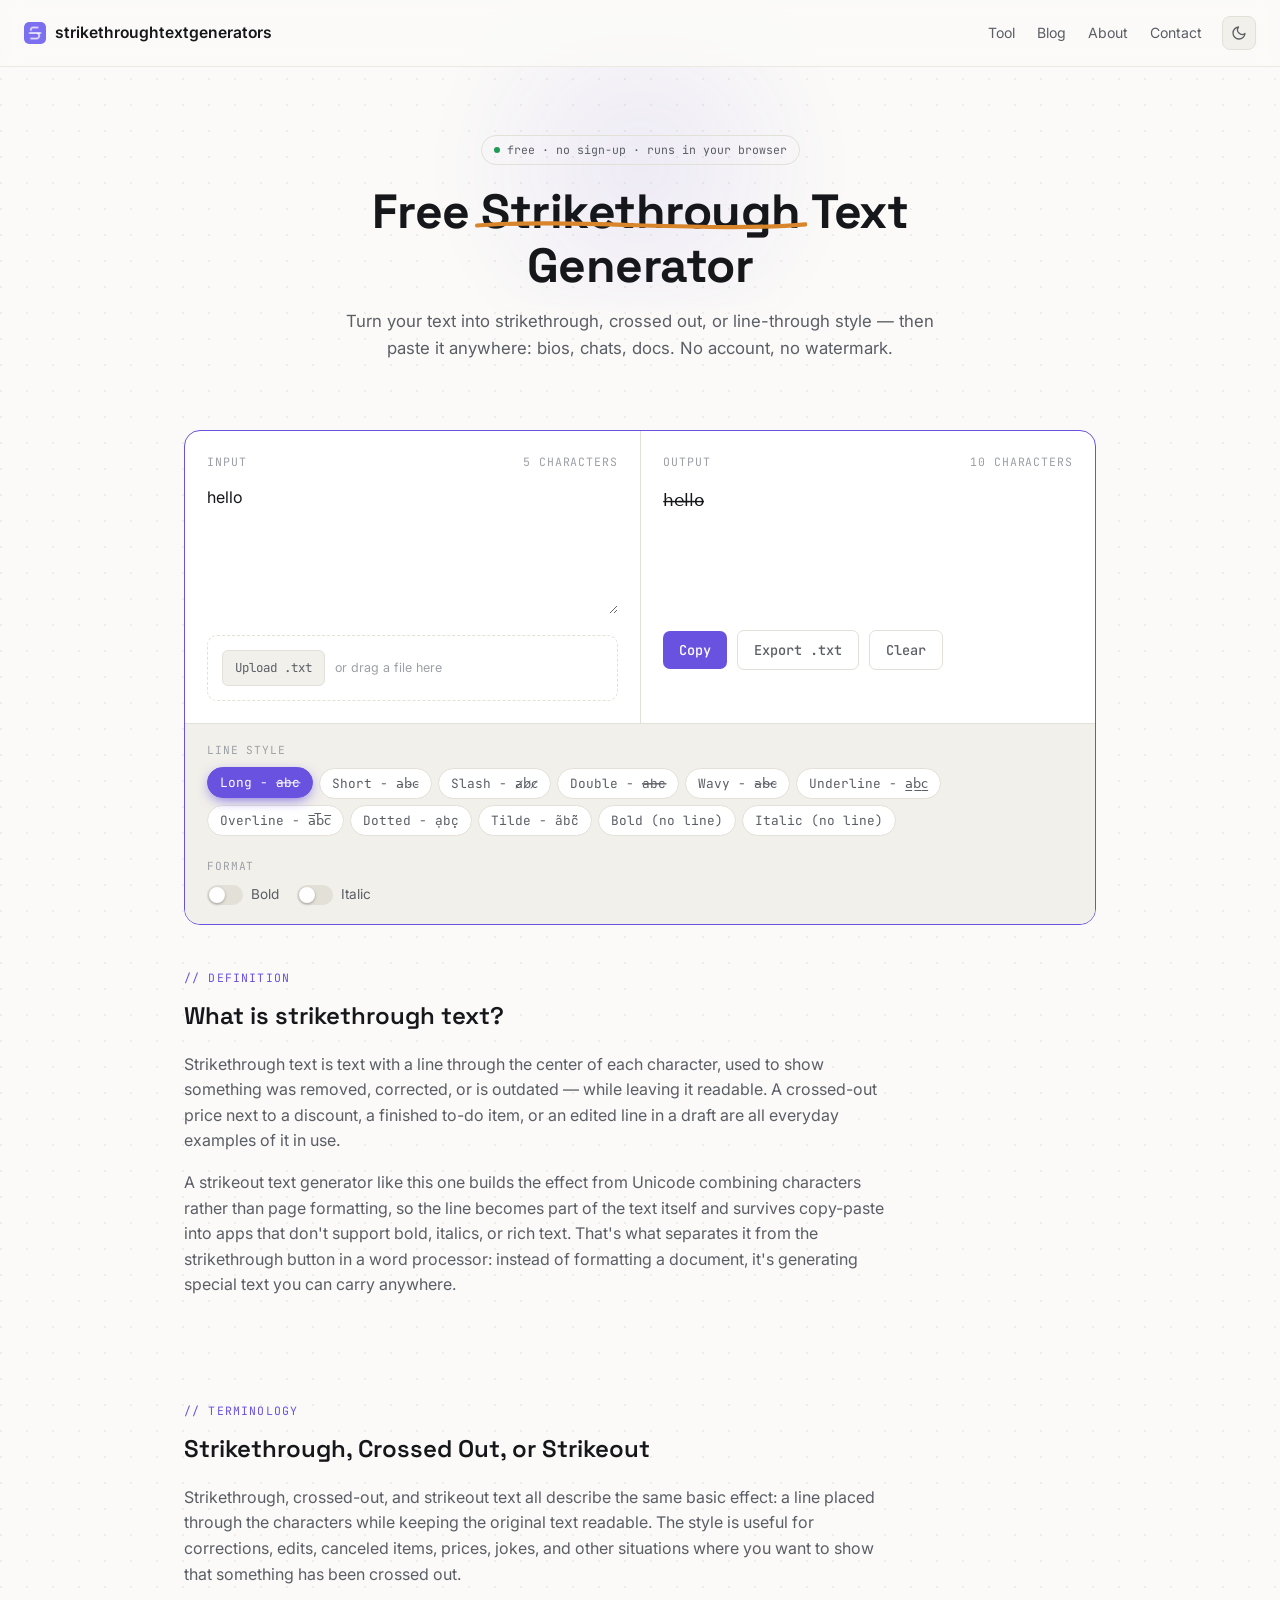
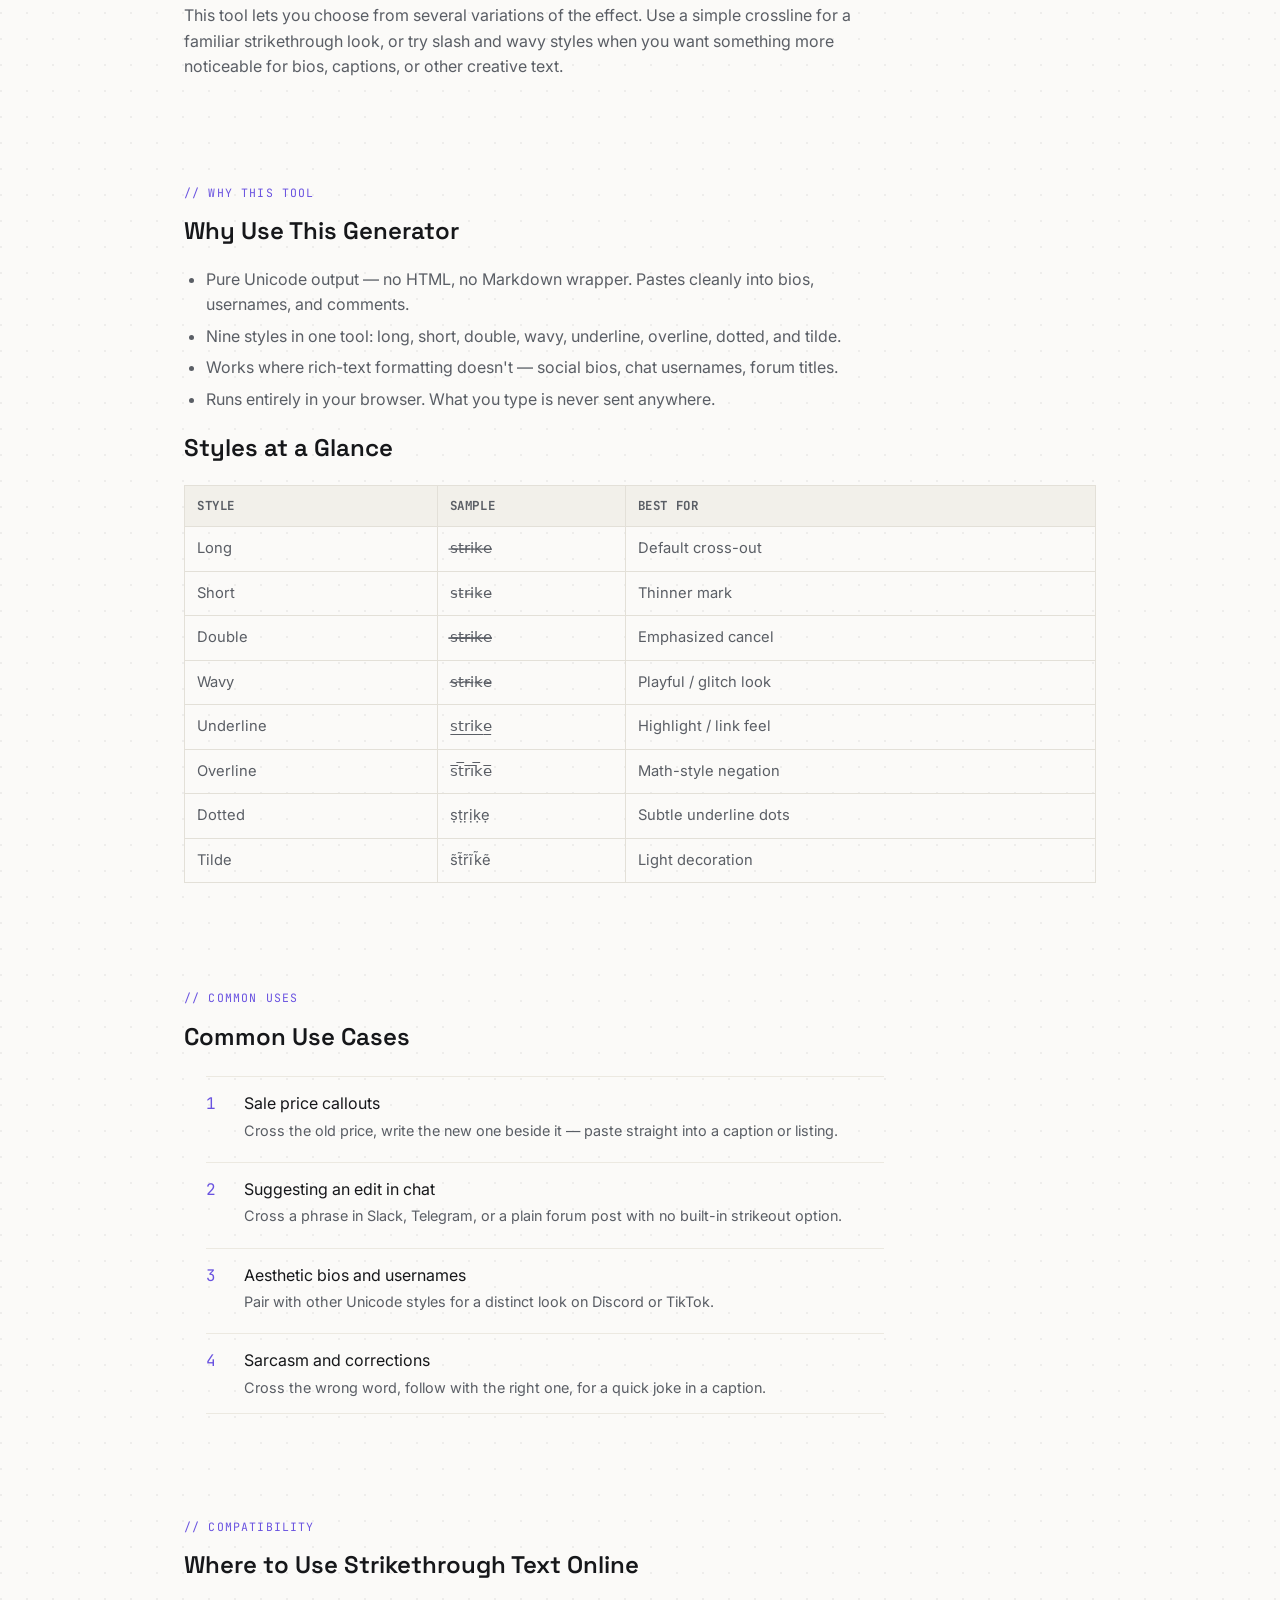
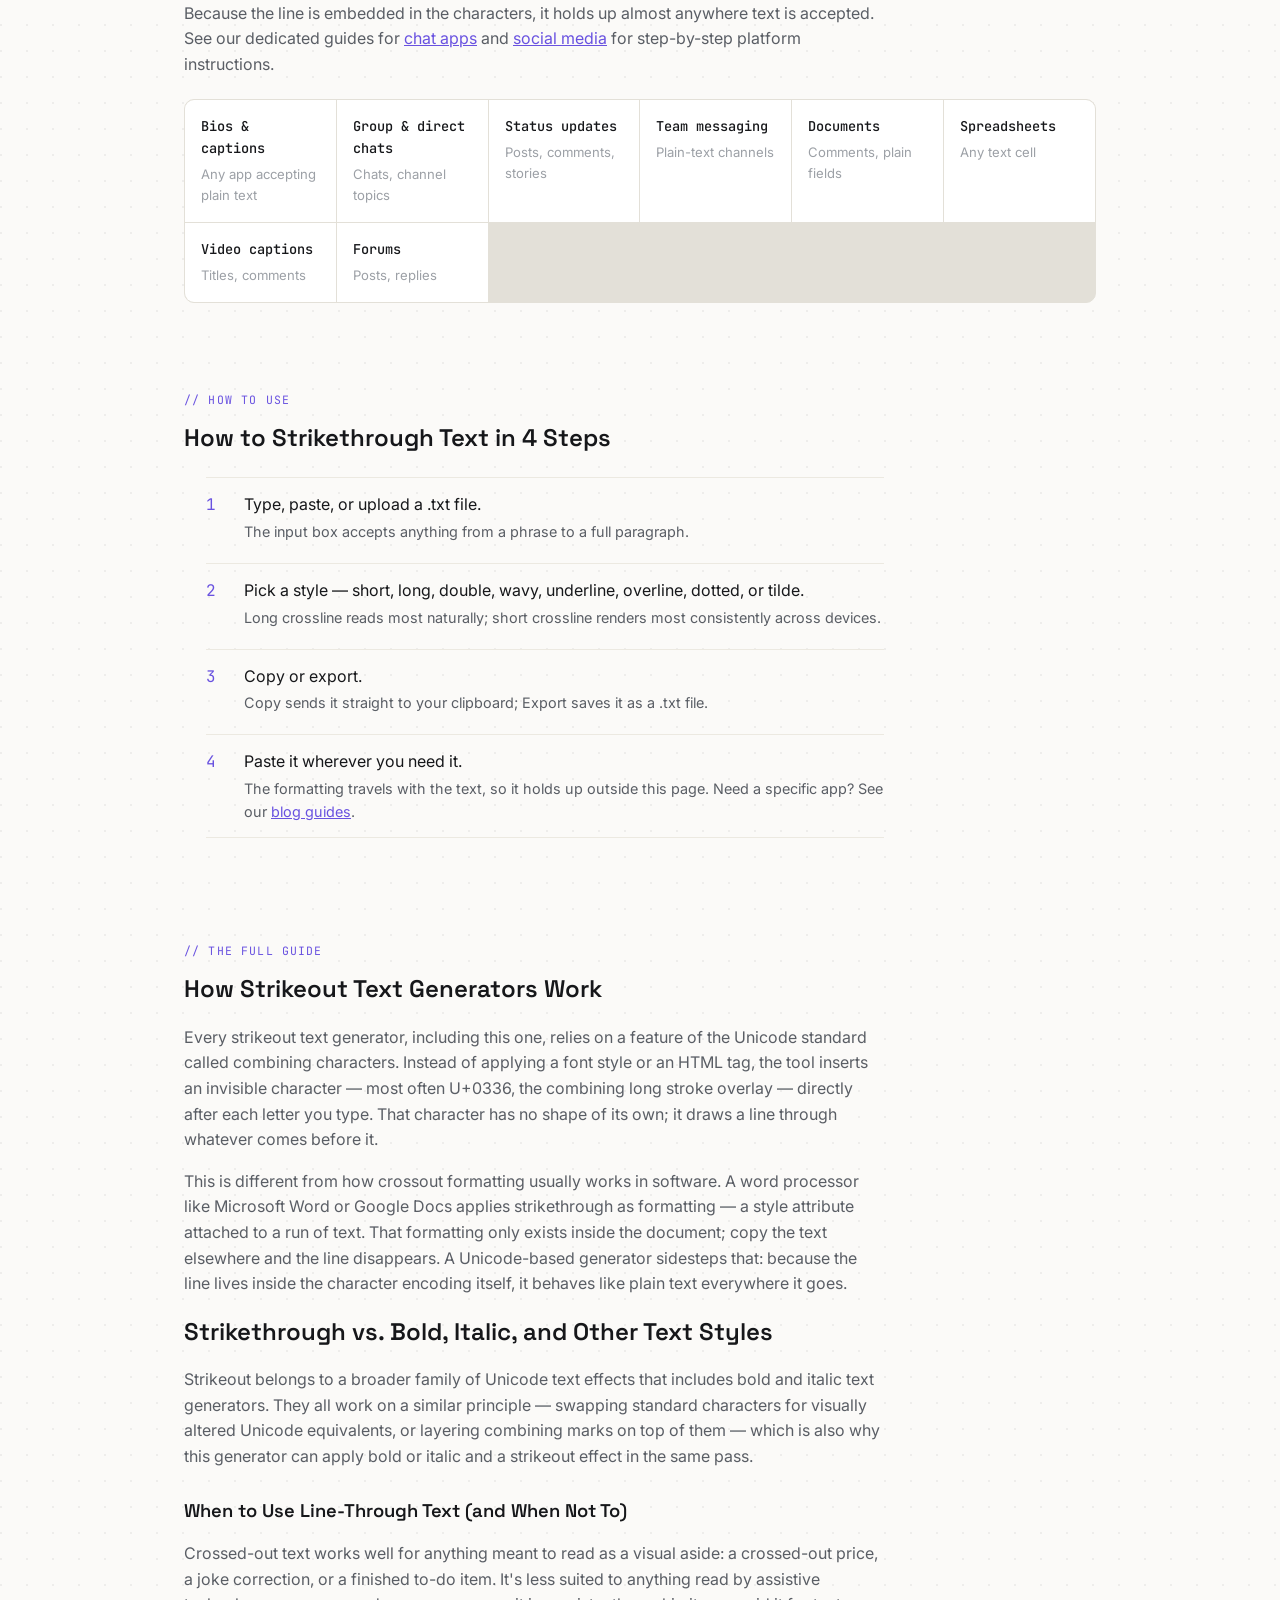
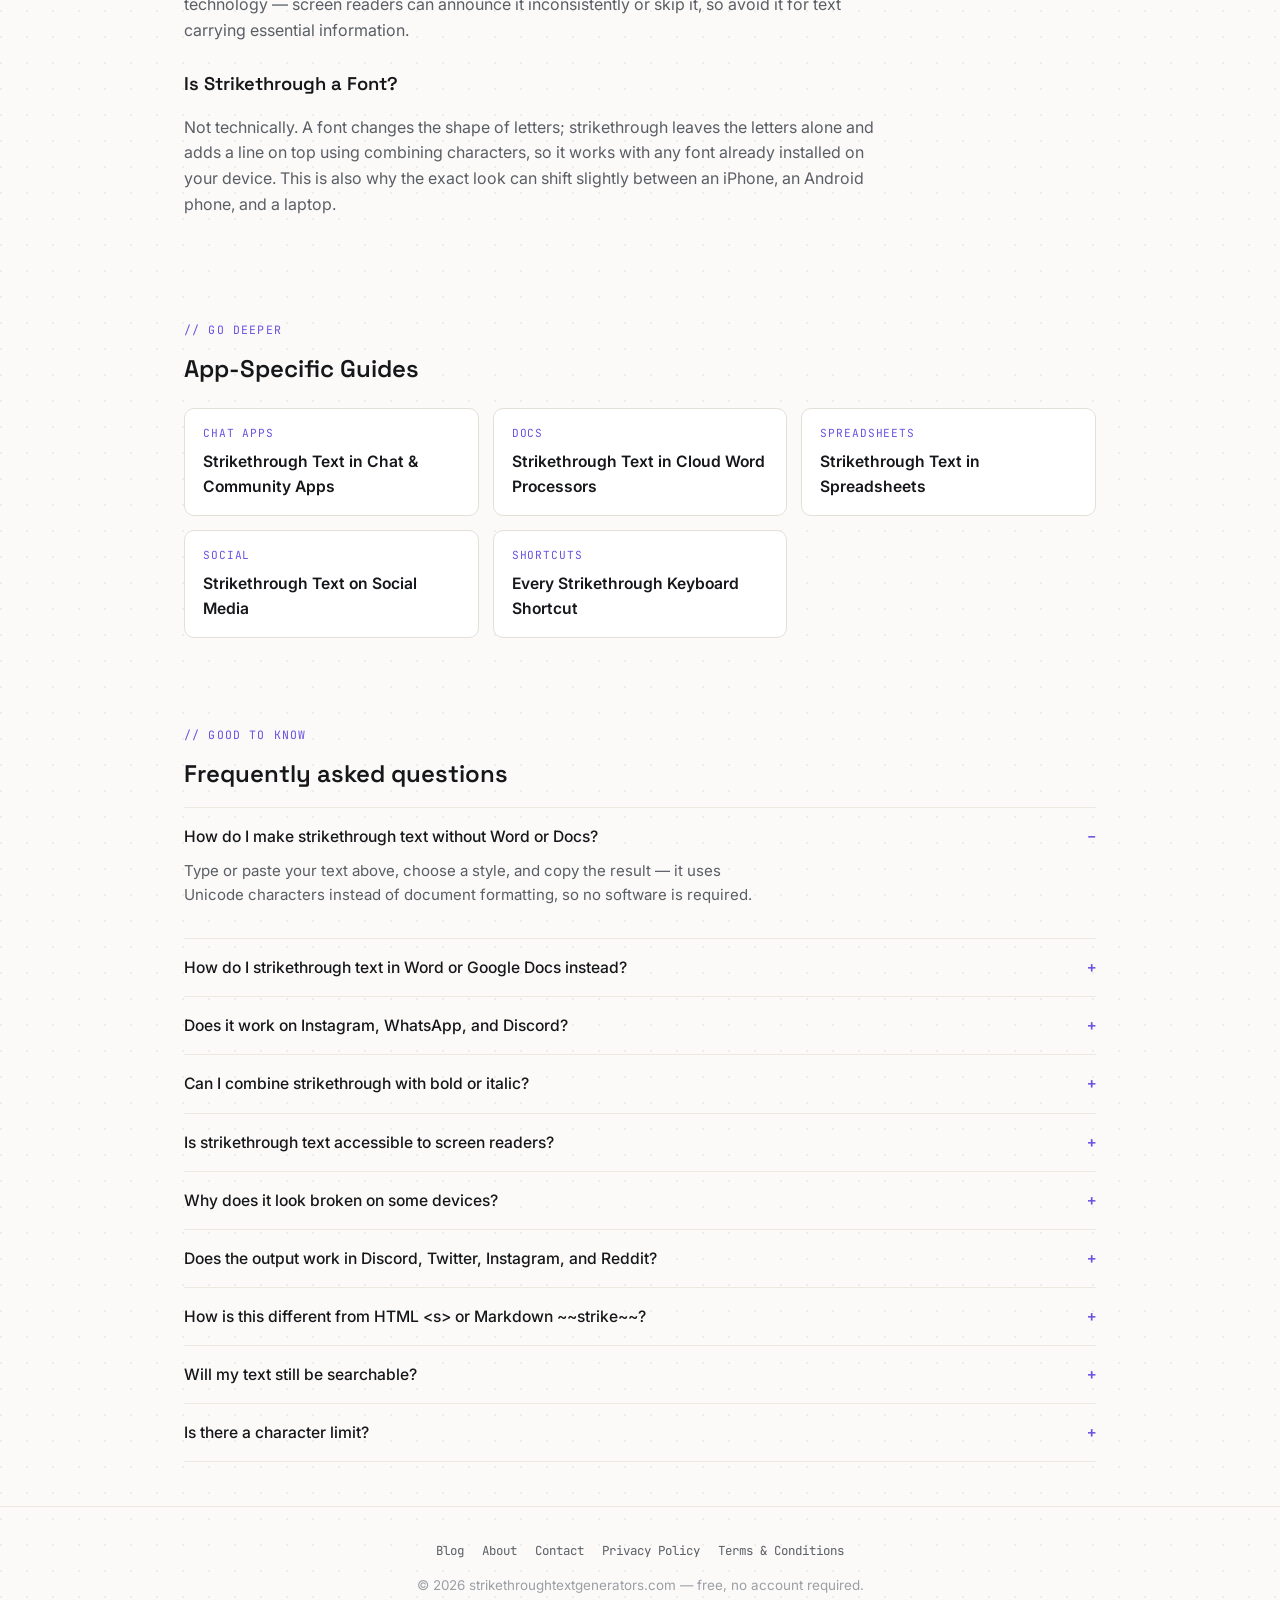
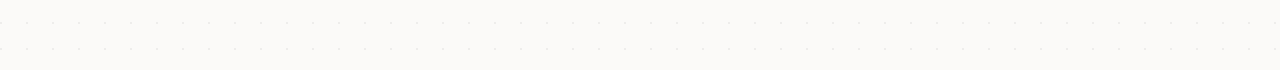
<file: index.html>
<!DOCTYPE html>
<html lang="en">
<head>
<meta charset="UTF-8">
  <!-- Google Tag Manager -->
<script>(function(w,d,s,l,i){w[l]=w[l]||[];w[l].push({'gtm.start':
new Date().getTime(),event:'gtm.js'});var f=d.getElementsByTagName(s)[0],
j=d.createElement(s),dl=l!='dataLayer'?'&l='+l:'';j.async=true;j.src=
'https://www.googletagmanager.com/gtm.js?id='+i+dl;f.parentNode.insertBefore(j,f);
})(window,document,'script','dataLayer','GTM-W62FLDHG');</script>
<!-- End Google Tag Manager -->
<meta name="viewport" content="width=device-width, initial-scale=1.0">
<title>Strikethrough Text Generator — Cross Out Text Online, Free</title>
<meta name="description" content="Free strikethrough text generator — turn text into crossed out or line-through style instantly. Multiple styles, bold/italic, .txt upload, copy or export. No sign-up, works on Instagram, Discord, WhatsApp and more.">
<meta name="keywords" content="strikethrough text generator, strikethrough text, cross out text, strike through text generator, unicode text generator">
<meta name="robots" content="index, follow">
<link rel="canonical" href="https://strikethroughtextgenerators.com/">
<link rel="icon" type="image/png" href="/favicon-96x96.png" sizes="96x96" />
<link rel="icon" type="image/svg+xml" href="/favicon.svg" />
<link rel="shortcut icon" href="/favicon.ico" />
<link rel="apple-touch-icon" sizes="180x180" href="/apple-touch-icon.png" />
<meta name="apple-mobile-web-app-title" content="strikethroughtextgenerators" />
<link rel="manifest" href="/site.webmanifest" />

<meta property="og:type" content="website">
<meta property="og:title" content="Strikethrough Text Generator — Cross Out Text Online, Free">
<meta property="og:description" content="Convert text into strikethrough style instantly. Multiple line styles, bold/italic, .txt upload, copy or export. Free, no sign-up.">
<meta property="og:url" content="https://strikethroughtextgenerators.com/">
<meta property="og:site_name" content="Strikethrough Text Generators">

<meta name="twitter:card" content="summary">
<meta name="twitter:title" content="Strikethrough Text Generator">
<meta name="twitter:description" content="Free tool to cross out text with multiple Unicode styles, bold/italic, and file upload/export.">

<script>
  (function(){
    try{
      var saved = localStorage.getItem('stg-theme');
      if(saved === 'dark'){ document.documentElement.setAttribute('data-theme','dark'); }
    }catch(e){}
  })();
</script>

<script type="application/ld+json">
{
  "@context": "https://schema.org",
  "@type": "FAQPage",
  "mainEntity": [
    { "@type": "Question", "name": "How do I make strikethrough text without Word or Google Docs?", "acceptedAnswer": { "@type": "Answer", "text": "Type or paste your text into the generator, pick a line style, and copy the result. It uses Unicode characters rather than document formatting, so no software is required." } },
    { "@type": "Question", "name": "How do I strikethrough text in Word or Google Docs instead?", "acceptedAnswer": { "@type": "Answer", "text": "In Word, select the text and press Alt+H then 4. In Google Docs, select the text and press Ctrl+Shift+X (Cmd+Shift+X on Mac). Both apply real formatting rather than Unicode characters, so it only displays correctly inside that document." } },
    { "@type": "Question", "name": "Does strikethrough text work on Instagram, WhatsApp, and Discord?", "acceptedAnswer": { "@type": "Answer", "text": "Yes. Since the line is encoded into the characters themselves rather than applied as formatting, it displays correctly in bios, captions, and chat messages on platforms that don't support rich text." } },
    { "@type": "Question", "name": "Can I copy and paste strikethrough text anywhere?", "acceptedAnswer": { "@type": "Answer", "text": "Yes. Once generated, it's just text with special characters attached, so copy-paste works the same as any other text." } },
    { "@type": "Question", "name": "What's the difference between strikethrough, crossed out, and struck-through text?", "acceptedAnswer": { "@type": "Answer", "text": "They're different names for the same visual effect: a line drawn through text. Strikethrough is the most common term; crossed out and struck-through describe the same result." } },
    { "@type": "Question", "name": "Can I combine strikethrough with bold or italic text?", "acceptedAnswer": { "@type": "Answer", "text": "Yes. Turning on Bold or Italic swaps each letter for its Unicode bold or italic equivalent before the strike line is added." } },
    { "@type": "Question", "name": "Is strikethrough text accessible to screen readers?", "acceptedAnswer": { "@type": "Answer", "text": "Not reliably. It's a visual Unicode effect rather than semantic formatting, so screen readers may announce it strangely or skip it." } },
    { "@type": "Question", "name": "Why does my strikethrough text look broken on some devices?", "acceptedAnswer": { "@type": "Answer", "text": "Font support for the overlay characters varies by device and app. If a style looks uneven, switching to the short crossline style usually renders most consistently." } },
    { "@type": "Question", "name": "Does the output work in Discord, Twitter, Instagram, and Reddit?", "acceptedAnswer": { "@type": "Answer", "text": "Yes — all four accept plain Unicode text, so pasted output displays correctly in bios, tweets, posts, and comments on each." } },
    { "@type": "Question", "name": "How is this different from HTML <s> or Markdown ~~strike~~?", "acceptedAnswer": { "@type": "Answer", "text": "Those only render inside an app that interprets that code — an HTML tag needs a browser reading HTML, Markdown needs an app parsing Markdown. This generator's output is plain Unicode text, so it displays the same everywhere without needing any interpreter." } },
    { "@type": "Question", "name": "Will my text still be searchable?", "acceptedAnswer": { "@type": "Answer", "text": "Yes — search engines and in-app search index the base letters normally; the combining marks don't block text matching." } },
    { "@type": "Question", "name": "Is there a character limit?", "acceptedAnswer": { "@type": "Answer", "text": "No limit from this tool. Any limit you hit comes from the platform you paste into, not the generator." } }
  ]
}
</script>
<script type="application/ld+json">
{
  "@context": "https://schema.org",
  "@type": "WebApplication",
  "name": "Strikethrough Text Generators",
  "url": "https://strikethroughtextgenerators.com/",
  "applicationCategory": "UtilitiesApplication",
  "operatingSystem": "Any (web browser)",
  "offers": { "@type": "Offer", "price": "0", "priceCurrency": "USD" },
  "description": "A free online strikethrough text generator that converts text into crossed out, struck-through Unicode styles with optional bold or italic.",
  "browserRequirements": "Requires JavaScript"
}
</script>
<script type="application/ld+json">
{
  "@context": "https://schema.org",
  "@type": "Organization",
  "name": "Strikethrough Text Generators",
  "url": "https://strikethroughtextgenerators.com/",
  "email": "info@strikethroughtextgenerators.com"
}
</script>

<link rel="preconnect" href="https://fonts.googleapis.com">
<link rel="preconnect" href="https://fonts.gstatic.com" crossorigin>
<link href="https://fonts.googleapis.com/css2?family=Space+Grotesk:wght@500;600;700&family=Inter:wght@400;500;600&family=JetBrains+Mono:wght@400;500&display=swap" rel="stylesheet">
<link rel="stylesheet" href="/assets/css/style.css">

<style>
  /* homepage-only tool styles */
  .hero{ position:relative; overflow:visible; }
  .hero::before{
    content:"";
    position:absolute; top:-40px; left:50%; transform:translateX(-50%);
    width:520px; height:280px; max-width:90vw;
    background:radial-gradient(circle, var(--accent-soft) 0%, transparent 70%);
    filter:blur(10px); pointer-events:none; z-index:-1;
  }

  .tool{
    margin:44px auto 0; background:var(--bg-card); border:1px solid var(--accent);
    border-radius:16px; overflow:hidden; position:relative;
    transition:box-shadow .25s ease, border-color .25s ease;
  }
  .tool:focus-within{ border-color:var(--accent); box-shadow:0 0 0 4px var(--accent-soft), 0 20px 40px -20px rgba(0,0,0,0.25); }
  @media (max-width:600px){ .tool{margin:32px auto 0; border-radius:12px;} }
  .tool-grid{ display:grid; grid-template-columns:1fr 1fr; }
  @media (max-width:760px){ .tool-grid{grid-template-columns:1fr;} }
  .pane{padding:22px 22px;}
  @media (max-width:480px){ .pane{padding:16px 16px;} }
  @media (max-width:480px){
  .tool{margin:16px auto 0; border-radius:10px;}
  .pane{padding:8px 12px;}
  textarea#input{min-height:44px; font-size:0.88rem; line-height:1.4;}
  #output{min-height:44px; font-size:0.88rem; line-height:1.4;}
  .upload-zone{padding:6px; margin-top:6px;}
  .upload-hint{display:none;}
  .out-actions{margin-top:6px; gap:5px;}
  .controls{padding:6px 12px; gap:6px;}
  .style-pills{gap:3px;}
  .pill{padding:3px 7px; font-size:0.68rem;}
  .control-group{gap:4px;}
}
  
  .pane + .pane{border-left:1px solid var(--border);}
  @media (max-width:760px){ .pane + .pane{border-left:none; border-top:1px solid var(--border);} }
  .pane-label{ display:flex; justify-content:space-between; align-items:center; font-family:'JetBrains Mono', monospace; font-size:0.72rem; text-transform:uppercase; letter-spacing:0.08em; color:var(--text-faint); margin-bottom:12px; }
  .pane-label .count{color:var(--text-faint); font-weight:400; transition:color .2s;}
  textarea#input{ width:100%; min-height:130px; resize:vertical; background:transparent; color:var(--text); border:none; outline:none; font-family:'Inter', sans-serif; font-size:1rem; line-height:1.7; padding:0; }
  textarea#input::placeholder{color:var(--text-faint);}

  .upload-zone{
    margin-top:14px; padding:14px; border:1.5px dashed var(--border); border-radius:10px;
    display:flex; align-items:center; gap:10px; flex-wrap:wrap;
    transition:border-color .2s ease, background .2s ease;
    cursor:pointer;
  }
  .upload-zone:hover, .upload-zone.dragover{ border-color:var(--accent); background:var(--accent-soft); }
  .upload-btn{
    font-family:'JetBrains Mono', monospace; font-size:0.78rem; color:var(--text-muted);
    background:var(--bg-elevated); border:1px solid var(--border); padding:7px 12px; border-radius:6px;
    transition:transform .15s ease;
  }
  .upload-zone:hover .upload-btn{transform:translateY(-1px);}
  .upload-hint{font-size:0.78rem; color:var(--text-faint);}
  #fileName{font-size:0.78rem; color:var(--text-faint); word-break:break-all;}

  #output{
    min-height:130px; font-size:1.06rem; line-height:1.9; white-space:pre-wrap; word-wrap:break-word;
    cursor:pointer; transition:opacity .15s ease;
  }
  #output:empty::before{ content:"Your styled text appears here."; color:var(--text-faint); font-style:italic; font-size:0.98rem; }

  .out-actions{display:flex; gap:10px; margin-top:16px; flex-wrap:wrap; align-items:center;}
  button.primary, button.ghost{ transition:transform .12s ease, filter .15s ease, box-shadow .15s ease; }
  button.primary:active, button.ghost:active{ transform:scale(0.96); }
  button.primary.success{ background:var(--success); }
  .copy-msg{font-size:0.8rem; color:var(--success); align-self:center; opacity:0; transition:opacity .2s;}
  .copy-msg.show{opacity:1;}
  @media (max-width:420px){ .out-actions{gap:8px;} .out-actions button{padding:9px 12px; font-size:0.8rem;} }

  .controls{ display:flex; flex-wrap:wrap; gap:22px; padding:18px 22px; border-top:1px solid var(--border); background:var(--bg-elevated); }
  @media (max-width:480px){ .controls{padding:14px 16px; gap:16px;} }
  .control-group{display:flex; flex-direction:column; gap:8px;}
  .control-group .label{ font-family:'JetBrains Mono', monospace; font-size:0.7rem; color:var(--text-faint); text-transform:uppercase; letter-spacing:0.08em; }

  .style-pills{display:flex; gap:6px; flex-wrap:wrap;}
  .pill{
    font-family:'JetBrains Mono', monospace; font-size:0.8rem; padding:6px 12px; border-radius:20px;
    border:1px solid var(--border); background:var(--bg-card); color:var(--text-muted); cursor:pointer;
    transition:all .18s ease;
  }
  .pill:hover{color:var(--text); transform:translateY(-1px);}
  .pill.active{
    background:var(--accent); border-color:var(--accent); color:var(--accent-contrast);
    box-shadow:0 4px 14px -4px var(--accent); transform:translateY(-1px);
  }

  .toggle-row{display:flex; gap:18px; flex-wrap:nowrap;}
.switch{white-space:nowrap; flex-shrink:0;}
  .switch{display:flex; align-items:center; gap:8px; font-size:0.85rem; color:var(--text-muted); cursor:pointer; user-select:none; position:relative;}
  .switch input{ position:absolute; opacity:0; width:0; height:0; }
  .switch .track{
    width:36px; height:20px; border-radius:20px; background:var(--border); position:relative; flex:0 0 auto;
    transition:background .2s ease;
  }
  .switch .track::after{
    content:""; position:absolute; top:2px; left:2px; width:16px; height:16px; border-radius:50%;
    background:#fff; transition:transform .2s ease; box-shadow:0 1px 3px rgba(0,0,0,0.3);
  }

  @media (max-width:480px){
  .toggle-row{gap:14px;}
  .switch{font-size:0.8rem;}
}
  .switch input:checked + .track{ background:var(--accent); }
  .switch input:checked + .track::after{ transform:translateX(16px); }
  .switch input:focus-visible + .track{ outline:2px solid var(--accent); outline-offset:2px; }
  .switch:hover span.label-text{color:var(--text);}
  html[data-theme="dark"] .upload-zone{ border-color:#3A3D44; }
  html[data-theme="dark"] .upload-btn{ border-color:#3A3D44; }
</style>
</head>
<body>
  <!-- Google Tag Manager (noscript) -->
<noscript><iframe src="https://www.googletagmanager.com/ns.html?id=GTM-W62FLDHG"
height="0" width="0" style="display:none;visibility:hidden"></iframe></noscript>
<!-- End Google Tag Manager (noscript) -->

<header class="top">
  <a class="brand" href="/"><img src="/favicon-96x96.png" alt="Strikethrough Text Generators logo" width="22" height="22" style="border-radius:5px;display:block;"><span class="brand-text">strikethroughtextgenerators</span></a>
  <div class="header-right">
    <button class="mobile-menu-btn" id="mobileMenuToggle" type="button" aria-label="Menu" aria-expanded="false">
  <svg viewBox="0 0 24 24" fill="none" stroke="currentColor" stroke-width="2" stroke-linecap="round"><path d="M3 6h18M3 12h18M3 18h18"/></svg>
</button>
    <nav class="top-links">
      <a href="#tool">Tool</a>
      <a href="/blog/">Blog</a>
      <a href="/about/">About</a>
      <a href="/contact/">Contact</a>
    </nav>
    <button class="theme-toggle" id="themeToggle" type="button" aria-label="Toggle dark mode" aria-pressed="false">
      <svg class="icon-moon" viewBox="0 0 24 24" fill="none" stroke="currentColor" stroke-width="2" stroke-linecap="round" stroke-linejoin="round"><path d="M21 12.79A9 9 0 1 1 11.21 3 7 7 0 0 0 21 12.79z"/></svg>
      <svg class="icon-sun" viewBox="0 0 24 24" fill="none" stroke="currentColor" stroke-width="2" stroke-linecap="round" stroke-linejoin="round"><circle cx="12" cy="12" r="4"/><path d="M12 2v2M12 20v2M4.93 4.93l1.41 1.41M17.66 17.66l1.41 1.41M2 12h2M20 12h2M6.34 17.66l-1.41 1.41M19.07 4.93l-1.41 1.41"/></svg>
    </button>
  </div>
</header>

<div class="wrap">
  <section class="hero">
    <p class="badge"><span class="dot"></span>free · no sign-up · runs in your browser</p>
    <h1>Free <span class="strike-wrap">Strikethrough<svg viewBox="0 0 320 24" preserveAspectRatio="none"><path d="M2,12 C90,5 230,19 318,11"/></svg></span> Text Generator</h1>
    <p class="lede">Turn your text into strikethrough, crossed out, or line-through style — then paste it anywhere: bios, chats, docs. No account, no watermark.</p>
  </section>

  <section class="tool" id="tool" aria-label="Strikethrough text generator">
    <div class="tool-grid">
      <div class="pane">
        <div class="pane-label"><span>Input</span><span class="count" id="inCount">0 characters</span></div>
        <textarea id="input" placeholder="Type or paste your text…" aria-label="Text to convert"></textarea>
        <div class="upload-zone" id="uploadZone">
          <label class="upload-btn" for="fileInput">Upload .txt</label>
          <input type="file" id="fileInput" accept=".txt,text/plain" style="display:none;">
          <span class="upload-hint">or drag a file here</span>
          <span id="fileName"></span>
        </div>
      </div>
      <div class="pane">
        <div class="pane-label"><span>Output</span><span class="count" id="outCount">0 characters</span></div>
        <div id="output" tabindex="0" aria-live="polite"></div>
        <div class="out-actions">
          <button class="primary" id="copyBtn" type="button">Copy</button>
          <button class="ghost" id="downloadBtn" type="button">Export .txt</button>
          <button class="ghost" id="clearBtn" type="button">Clear</button>
          <span class="copy-msg" id="copyMsg">Copied</span>
        </div>
      </div>
    </div>
    <div class="controls">
      <div class="control-group">
        <span class="label">Line style</span>
        <div class="style-pills" role="group" aria-label="Strikethrough line style">
          <button class="pill active" data-style="long" type="button">Long ‑ a̶b̶c̶</button>
          <button class="pill" data-style="short" type="button">Short ‑ a̵b̵c̵</button>
          <button class="pill" data-style="slash" type="button">Slash ‑ a̷b̷c̷</button>
          <button class="pill" data-style="double" type="button">Double ‑ a̶̶b̶̶c̶̶</button>
          <button class="pill" data-style="wavy" type="button">Wavy ‑ a̴b̴c̴</button>
          <button class="pill" data-style="underline" type="button">Underline ‑ a̲b̲c̲</button>
          <button class="pill" data-style="overline" type="button">Overline ‑ a̅b̅c̅</button>
          <button class="pill" data-style="dotted" type="button">Dotted ‑ ạḅc̣</button>
          <button class="pill" data-style="tilde" type="button">Tilde ‑ ãb̃c̃</button>
          <button class="pill" data-style="bold-plain" type="button">Bold (no line)</button>
          <button class="pill" data-style="italic-plain" type="button">Italic (no line)</button>
        </div>
      </div>
      <div class="control-group">
        <span class="label">Format</span>
        <div class="toggle-row">
          <label class="switch"><input type="checkbox" id="boldToggle"><span class="track"></span><span class="label-text">Bold</span></label>
          <label class="switch"><input type="checkbox" id="italicToggle"><span class="track"></span><span class="label-text">Italic</span></label>
        </div>
      </div>
    </div>
  </section>
</div>

<main>
  <div class="wrap">
    <section class="section" id="what-is-it">
      <p class="eyebrow">// definition</p>
      <h2>What is strikethrough text?</h2>
      <p>Strikethrough text is text with a line through the center of each character, used to show something was removed, corrected, or is outdated — while leaving it readable. A crossed-out price next to a discount, a finished to-do item, or an edited line in a draft are all everyday examples of it in use.</p>
      <p>A strikeout text generator like this one builds the effect from Unicode combining characters rather than page formatting, so the line becomes part of the text itself and survives copy-paste into apps that don't support bold, italics, or rich text. That's what separates it from the strikethrough button in a word processor: instead of formatting a document, it's generating special text you can carry anywhere.</p>
    </section>

    <section class="section" id="also-known-as">
      <p class="eyebrow">// terminology</p>
      <h2>Strikethrough, Crossed Out, or Strikeout</h2>
      <p>Strikethrough, crossed-out, and strikeout text all describe the same basic effect: a line placed through the characters while keeping the original text readable. The style is useful for corrections, edits, canceled items, prices, jokes, and other situations where you want to show that something has been crossed out.</p>
      <p>This tool lets you choose from several variations of the effect. Use a simple crossline for a familiar strikethrough look, or try slash and wavy styles when you want something more noticeable for bios, captions, or other creative text.</p>
    </section>

    <section class="section" id="why-use">
      <p class="eyebrow">// why this tool</p>
      <h2>Why Use This Generator</h2>
      <ul>
        <li>Pure Unicode output — no HTML, no Markdown wrapper. Pastes cleanly into bios, usernames, and comments.</li>
        <li>Nine styles in one tool: long, short, double, wavy, underline, overline, dotted, and tilde.</li>
        <li>Works where rich-text formatting doesn't — social bios, chat usernames, forum titles.</li>
        <li>Runs entirely in your browser. What you type is never sent anywhere.</li>
      </ul>

      <h2>Styles at a Glance</h2>
      <table class="shortcut-table">
        <thead><tr><th>Style</th><th>Sample</th><th>Best for</th></tr></thead>
        <tbody>
          <tr><td>Long</td><td>s̶t̶r̶i̶k̶e̶</td><td>Default cross-out</td></tr>
          <tr><td>Short</td><td>s̵t̵r̵i̵k̵e̵</td><td>Thinner mark</td></tr>
          <tr><td>Double</td><td>s̶̶t̶̶r̶̶i̶̶k̶̶e̶̶</td><td>Emphasized cancel</td></tr>
          <tr><td>Wavy</td><td>s̴t̴r̴i̴k̴e̴</td><td>Playful / glitch look</td></tr>
          <tr><td>Underline</td><td>s̲t̲r̲i̲k̲e̲</td><td>Highlight / link feel</td></tr>
          <tr><td>Overline</td><td>s̅t̅r̅i̅k̅e̅</td><td>Math-style negation</td></tr>
          <tr><td>Dotted</td><td>ṣṭṛịḳẹ</td><td>Subtle underline dots</td></tr>
          <tr><td>Tilde</td><td>s̃t̃r̃ĩk̃ẽ</td><td>Light decoration</td></tr>
        </tbody>
      </table>
    </section>

    <section class="section" id="use-cases">
      <p class="eyebrow">// common uses</p>
      <h2>Common Use Cases</h2>
      <ol class="steps">
        <li><p>Sale price callouts<span class="sub">Cross the old price, write the new one beside it — paste straight into a caption or listing.</span></p></li>
        <li><p>Suggesting an edit in chat<span class="sub">Cross a phrase in Slack, Telegram, or a plain forum post with no built-in strikeout option.</span></p></li>
        <li><p>Aesthetic bios and usernames<span class="sub">Pair with other Unicode styles for a distinct look on Discord or TikTok.</span></p></li>
        <li><p>Sarcasm and corrections<span class="sub">Cross the wrong word, follow with the right one, for a quick joke in a caption.</span></p></li>
      </ol>
    </section>

    <section class="section" id="platforms">
      <p class="eyebrow">// compatibility</p>
      <h2>Where to Use Strikethrough Text Online</h2>
      <p>Because the line is embedded in the characters, it holds up almost anywhere text is accepted. See our dedicated guides for <a href="/blog/strikethrough-text-chat-platforms/">chat apps</a> and <a href="/blog/strikethrough-text-social-media/">social media</a> for step-by-step platform instructions.</p>
      <div class="platform-grid">
        <div class="platform-cell"><div class="name">Bios & captions</div><div class="note">Any app accepting plain text</div></div>
        <div class="platform-cell"><div class="name">Group & direct chats</div><div class="note">Chats, channel topics</div></div>
        <div class="platform-cell"><div class="name">Status updates</div><div class="note">Posts, comments, stories</div></div>
        <div class="platform-cell"><div class="name">Team messaging</div><div class="note">Plain-text channels</div></div>
        <div class="platform-cell"><div class="name">Documents</div><div class="note">Comments, plain fields</div></div>
        <div class="platform-cell"><div class="name">Spreadsheets</div><div class="note">Any text cell</div></div>
        <div class="platform-cell"><div class="name">Video captions</div><div class="note">Titles, comments</div></div>
        <div class="platform-cell"><div class="name">Forums</div><div class="note">Posts, replies</div></div>
      </div>
    </section>

    <section class="section" id="how-to">
      <p class="eyebrow">// how to use</p>
      <h2>How to Strikethrough Text in 4 Steps</h2>
      <ol class="steps">
        <li><p>Type, paste, or upload a .txt file.<span class="sub">The input box accepts anything from a phrase to a full paragraph.</span></p></li>
        <li><p>Pick a style — short, long, double, wavy, underline, overline, dotted, or tilde.<span class="sub">Long crossline reads most naturally; short crossline renders most consistently across devices.</span></p></li>
        <li><p>Copy or export.<span class="sub">Copy sends it straight to your clipboard; Export saves it as a .txt file.</span></p></li>
        <li><p>Paste it wherever you need it.<span class="sub">The formatting travels with the text, so it holds up outside this page. Need a specific app? See our <a href="/blog/">blog guides</a>.</span></p></li>
      </ol>
    </section>

    <section class="section" id="guide">
      <p class="eyebrow">// the full guide</p>
      <h2>How Strikeout Text Generators Work</h2>
      <p>Every strikeout text generator, including this one, relies on a feature of the Unicode standard called combining characters. Instead of applying a font style or an HTML tag, the tool inserts an invisible character — most often U+0336, the combining long stroke overlay — directly after each letter you type. That character has no shape of its own; it draws a line through whatever comes before it.</p>
      <p>This is different from how crossout formatting usually works in software. A word processor like Microsoft Word or Google Docs applies strikethrough as formatting — a style attribute attached to a run of text. That formatting only exists inside the document; copy the text elsewhere and the line disappears. A Unicode-based generator sidesteps that: because the line lives inside the character encoding itself, it behaves like plain text everywhere it goes.</p>

      <h2>Strikethrough vs. Bold, Italic, and Other Text Styles</h2>
      <p>Strikeout belongs to a broader family of Unicode text effects that includes bold and italic text generators. They all work on a similar principle — swapping standard characters for visually altered Unicode equivalents, or layering combining marks on top of them — which is also why this generator can apply bold or italic and a strikeout effect in the same pass.</p>

      <h3>When to Use Line-Through Text (and When Not To)</h3>
      <p>Crossed-out text works well for anything meant to read as a visual aside: a crossed-out price, a joke correction, or a finished to-do item. It's less suited to anything read by assistive technology — screen readers can announce it inconsistently or skip it, so avoid it for text carrying essential information.</p>

      <h3>Is Strikethrough a Font?</h3>
      <p>Not technically. A font changes the shape of letters; strikethrough leaves the letters alone and adds a line on top using combining characters, so it works with any font already installed on your device. This is also why the exact look can shift slightly between an iPhone, an Android phone, and a laptop.</p>
    </section>

    <section class="section" id="related">
      <p class="eyebrow">// go deeper</p>
      <h2>App-Specific Guides</h2>
      <div class="related-grid">
        <a class="related-card" href="/blog/strikethrough-text-chat-platforms/"><div class="k">Chat apps</div><div class="t">Strikethrough Text in Chat & Community Apps</div></a>
        <a class="related-card" href="/blog/strikethrough-text-cloud-docs/"><div class="k">Docs</div><div class="t">Strikethrough Text in Cloud Word Processors</div></a>
        <a class="related-card" href="/blog/strikethrough-text-spreadsheets/"><div class="k">Spreadsheets</div><div class="t">Strikethrough Text in Spreadsheets</div></a>
        <a class="related-card" href="/blog/strikethrough-text-social-media/"><div class="k">Social</div><div class="t">Strikethrough Text on Social Media</div></a>
        <a class="related-card" href="/blog/strikethrough-text-keyboard-shortcuts/"><div class="k">Shortcuts</div><div class="t">Every Strikethrough Keyboard Shortcut</div></a>
      </div>
    </section>

    <section class="section" id="faq">
      <p class="eyebrow">// good to know</p>
      <h2>Frequently asked questions</h2>
      <details class="faq-item" open><summary>How do I make strikethrough text without Word or Docs?</summary><p class="a">Type or paste your text above, choose a style, and copy the result — it uses Unicode characters instead of document formatting, so no software is required.</p></details>
      <details class="faq-item"><summary>How do I strikethrough text in Word or Google Docs instead?</summary><p class="a">In Word, select the text and press Alt+H then 4. In Google Docs, select the text and press Ctrl+Shift+X (Cmd+Shift+X on Mac). See our full <a href="/blog/strikethrough-text-cloud-docs/">Google Docs guide</a>.</p></details>
      <details class="faq-item"><summary>Does it work on Instagram, WhatsApp, and Discord?</summary><p class="a">Yes. The line is part of the character encoding, not app-level formatting, so it displays correctly in bios, captions, and chats on platforms that don't support rich text.</p></details>
      <details class="faq-item"><summary>Can I combine strikethrough with bold or italic?</summary><p class="a">Yes — turn on Bold or Italic and each letter is swapped for its Unicode bold or italic version before the strike line is applied.</p></details>
      <details class="faq-item"><summary>Is strikethrough text accessible to screen readers?</summary><p class="a">Not reliably. It's a visual effect built from Unicode rather than semantic formatting, so screen readers may skip or misread it.</p></details>
      <details class="faq-item"><summary>Why does it look broken on some devices?</summary><p class="a">Support for the overlay characters varies by font and device. If a style looks uneven, the short crossline style tends to render most consistently.</p></details>
      <details class="faq-item"><summary>Does the output work in Discord, Twitter, Instagram, and Reddit?</summary><p class="a">Yes — all four accept plain Unicode text, so pasted output displays correctly in bios, tweets, posts, and comments on each.</p></details>
      <details class="faq-item"><summary>How is this different from HTML &lt;s&gt; or Markdown ~~strike~~?</summary><p class="a">Those only render inside an app that interprets that code — an HTML tag needs a browser reading HTML, Markdown needs an app parsing Markdown. This generator's output is plain Unicode text, so it displays the same everywhere without needing any interpreter.</p></details>
      <details class="faq-item"><summary>Will my text still be searchable?</summary><p class="a">Yes — search engines and in-app search index the base letters normally; the combining marks don't block text matching.</p></details>
      <details class="faq-item"><summary>Is there a character limit?</summary><p class="a">No limit from this tool. Any limit you hit comes from the platform you paste into, not the generator.</p></details>
    </section>
  </div>
</main>

<footer class="site-footer">
  <div class="foot-links">
    <a href="/blog/">Blog</a>
    <a href="/about/">About</a>
    <a href="/contact/">Contact</a>
    <a href="/privacy/">Privacy Policy</a>
    <a href="/terms/">Terms &amp; Conditions</a>
  </div>
  <p>© 2026 strikethroughtextgenerators.com — free, no account required.</p>
</footer>

<script src="/assets/js/generator.js"></script>
<script src="/assets/js/theme.js"></script>
</body>
</html>
</file>
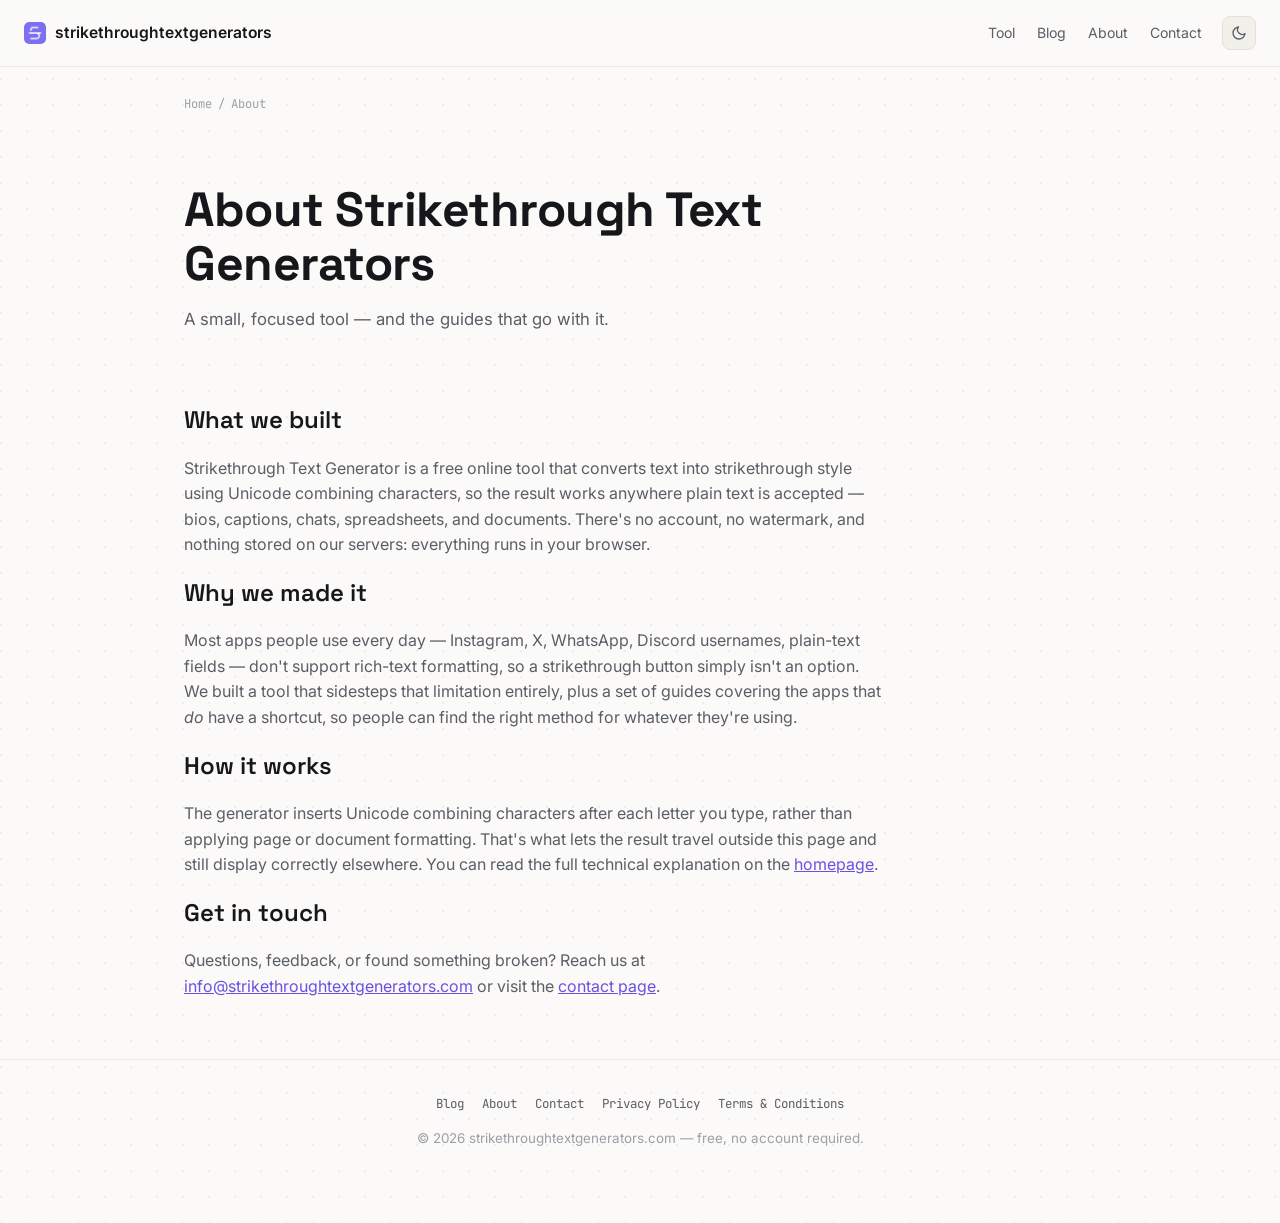
<file: about/index.html>
<!DOCTYPE html>
<html lang="en">
<head>
<meta charset="UTF-8">
  <!-- Google Tag Manager -->
<script>(function(w,d,s,l,i){w[l]=w[l]||[];w[l].push({'gtm.start':
new Date().getTime(),event:'gtm.js'});var f=d.getElementsByTagName(s)[0],
j=d.createElement(s),dl=l!='dataLayer'?'&l='+l:'';j.async=true;j.src=
'https://www.googletagmanager.com/gtm.js?id='+i+dl;f.parentNode.insertBefore(j,f);
})(window,document,'script','dataLayer','GTM-W62FLDHG');</script>
<!-- End Google Tag Manager -->
<meta name="viewport" content="width=device-width, initial-scale=1.0">
<title>About Us — Strikethrough Text Generators</title>
<meta name="description" content="Strikethrough Text Generators is a free, no-signup tool for generating Unicode strikethrough text, built to work in bios, chats, docs, and anywhere else plain text goes.">
<meta name="robots" content="index, follow">
<link rel="canonical" href="https://strikethroughtextgenerators.com/about/">
<link rel="icon" type="image/png" href="/favicon-96x96.png" sizes="96x96" />
<link rel="icon" type="image/svg+xml" href="/favicon.svg" />
<link rel="shortcut icon" href="/favicon.ico" />
<link rel="apple-touch-icon" sizes="180x180" href="/apple-touch-icon.png" />
<meta name="apple-mobile-web-app-title" content="strikethroughtextgenerators" />
<link rel="manifest" href="/site.webmanifest" />

<meta property="og:type" content="website">
<meta property="og:title" content="About Us — Strikethrough Text Generators">
<meta property="og:description" content="A free, no-signup tool for generating Unicode strikethrough text.">
<meta property="og:url" content="https://strikethroughtextgenerators.com/about/">
<meta property="og:site_name" content="Strikethrough Text Generators">

<script>(function(){try{if(localStorage.getItem('stg-theme')==='dark'){document.documentElement.setAttribute('data-theme','dark');}}catch(e){}})();</script>

<script type="application/ld+json">
{ "@context":"https://schema.org","@type":"BreadcrumbList","itemListElement":[
  {"@type":"ListItem","position":1,"name":"Home","item":"https://strikethroughtextgenerators.com/"},
  {"@type":"ListItem","position":2,"name":"About","item":"https://strikethroughtextgenerators.com/about/"}
]}
</script>
<script type="application/ld+json">
{ "@context":"https://schema.org","@type":"AboutPage",
  "url":"https://strikethroughtextgenerators.com/about/",
  "mainEntity":{"@type":"Organization","name":"Strikethrough Text Generators","url":"https://strikethroughtextgenerators.com/","email":"info@strikethroughtextgenerators.com"} }
</script>

<link rel="preconnect" href="https://fonts.googleapis.com">
<link rel="preconnect" href="https://fonts.gstatic.com" crossorigin>
<link href="https://fonts.googleapis.com/css2?family=Space+Grotesk:wght@500;600;700&family=Inter:wght@400;500;600&family=JetBrains+Mono:wght@400;500&display=swap" rel="stylesheet">
<link rel="stylesheet" href="/assets/css/style.css">
</head>
<body>
  <!-- Google Tag Manager (noscript) -->
<noscript><iframe src="https://www.googletagmanager.com/ns.html?id=GTM-W62FLDHG"
height="0" width="0" style="display:none;visibility:hidden"></iframe></noscript>
<!-- End Google Tag Manager (noscript) -->

<header class="top">
  <a class="brand" href="/"><img src="/favicon-96x96.png" alt="Strikethrough Text Generators logo" width="22" height="22" style="border-radius:5px;display:block;"><span class="brand-text">strikethroughtextgenerators</span></a>
  <div class="header-right">
    <button class="mobile-menu-btn" id="mobileMenuToggle" type="button" aria-label="Menu" aria-expanded="false">
  <svg viewBox="0 0 24 24" fill="none" stroke="currentColor" stroke-width="2" stroke-linecap="round"><path d="M3 6h18M3 12h18M3 18h18"/></svg>
</button>
    <nav class="top-links"><a href="/#tool">Tool</a><a href="/blog/">Blog</a><a href="/about/">About</a><a href="/contact/">Contact</a></nav>
    <button class="theme-toggle" id="themeToggle" type="button" aria-label="Toggle dark mode" aria-pressed="false">
      <svg class="icon-moon" viewBox="0 0 24 24" fill="none" stroke="currentColor" stroke-width="2" stroke-linecap="round" stroke-linejoin="round"><path d="M21 12.79A9 9 0 1 1 11.21 3 7 7 0 0 0 21 12.79z"/></svg>
      <svg class="icon-sun" viewBox="0 0 24 24" fill="none" stroke="currentColor" stroke-width="2" stroke-linecap="round" stroke-linejoin="round"><circle cx="12" cy="12" r="4"/><path d="M12 2v2M12 20v2M4.93 4.93l1.41 1.41M17.66 17.66l1.41 1.41M2 12h2M20 12h2M6.34 17.66l-1.41 1.41M19.07 4.93l-1.41 1.41"/></svg>
    </button>
  </div>
</header>

<div class="wrap">
  <p class="breadcrumb"><a href="/">Home</a><span class="sep">/</span>About</p>
  <section class="hero" style="text-align:left; padding-left:0; padding-right:0;">
    <h1 style="margin-left:0;">About Strikethrough Text Generators</h1>
    <p class="lede" style="margin-left:0;">A small, focused tool — and the guides that go with it.</p>
  </section>
</div>

<main>
  <div class="wrap">
    <section class="section">
      <h2>What we built</h2>
      <p>Strikethrough Text Generator is a free online tool that converts text into strikethrough style using Unicode combining characters, so the result works anywhere plain text is accepted — bios, captions, chats, spreadsheets, and documents. There's no account, no watermark, and nothing stored on our servers: everything runs in your browser.</p>

      <h2>Why we made it</h2>
      <p>Most apps people use every day — Instagram, X, WhatsApp, Discord usernames, plain-text fields — don't support rich-text formatting, so a strikethrough button simply isn't an option. We built a tool that sidesteps that limitation entirely, plus a set of guides covering the apps that <em>do</em> have a shortcut, so people can find the right method for whatever they're using.</p>

      <h2>How it works</h2>
      <p>The generator inserts Unicode combining characters after each letter you type, rather than applying page or document formatting. That's what lets the result travel outside this page and still display correctly elsewhere. You can read the full technical explanation on the <a href="/">homepage</a>.</p>

      <h2>Get in touch</h2>
      <p>Questions, feedback, or found something broken? Reach us at <a href="mailto:info@strikethroughtextgenerators.com">info@strikethroughtextgenerators.com</a> or visit the <a href="/contact/">contact page</a>.</p>
    </section>
  </div>
</main>

<footer class="site-footer">
  <div class="foot-links"><a href="/blog/">Blog</a><a href="/about/">About</a><a href="/contact/">Contact</a><a href="/privacy/">Privacy Policy</a><a href="/terms/">Terms &amp; Conditions</a></div>
  <p>© 2026 strikethroughtextgenerators.com — free, no account required.</p>
</footer>

<script src="/assets/js/theme.js"></script>
</body>
</html>
</file>
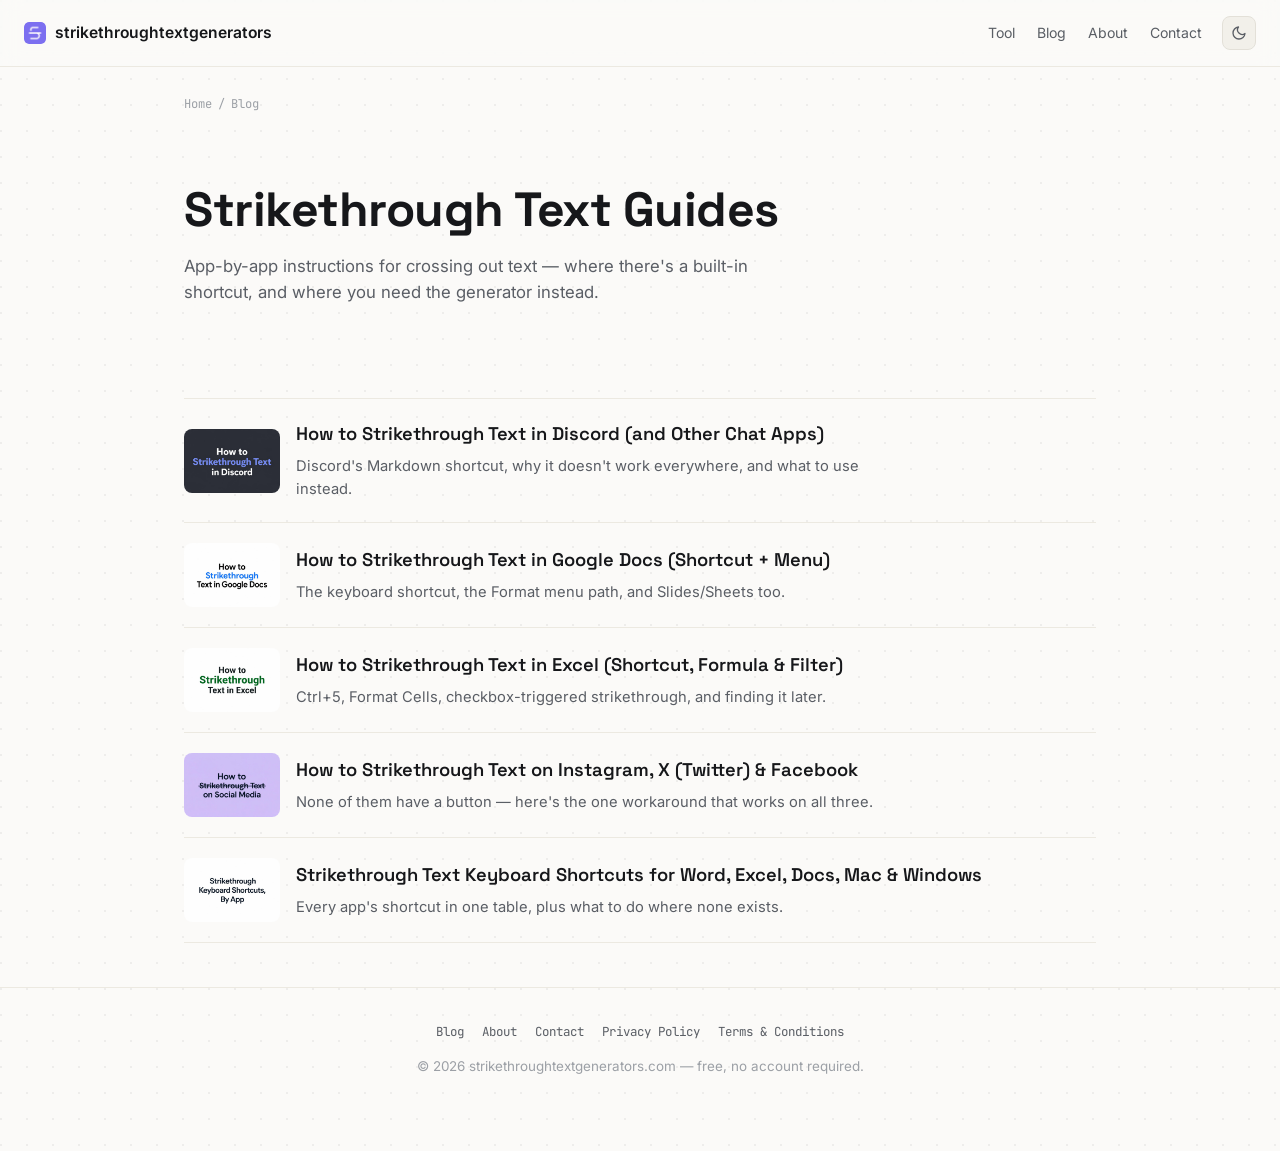
<file: blog/index.html>
<!DOCTYPE html>
<html lang="en">

<head>
  <meta charset="UTF-8">
  <!-- Google Tag Manager -->
<script>(function(w,d,s,l,i){w[l]=w[l]||[];w[l].push({'gtm.start':
new Date().getTime(),event:'gtm.js'});var f=d.getElementsByTagName(s)[0],
j=d.createElement(s),dl=l!='dataLayer'?'&l='+l:'';j.async=true;j.src=
'https://www.googletagmanager.com/gtm.js?id='+i+dl;f.parentNode.insertBefore(j,f);
})(window,document,'script','dataLayer','GTM-W62FLDHG');</script>
<!-- End Google Tag Manager -->
  <meta name="viewport" content="width=device-width, initial-scale=1.0">
  <title>Blog — Strikethrough Text Guides for Every App</title>
  <meta name="description"
    content="Step-by-step strikethrough text guides for Discord, Google Docs, Excel, social media, and keyboard shortcuts across every major app.">
  <meta name="robots" content="index, follow">
  <link rel="canonical" href="https://strikethroughtextgenerators.com/blog/">
  <link rel="icon" type="image/png" href="/favicon-96x96.png" sizes="96x96" />
  <link rel="icon" type="image/svg+xml" href="/favicon.svg" />
  <link rel="shortcut icon" href="/favicon.ico" />
  <link rel="apple-touch-icon" sizes="180x180" href="/apple-touch-icon.png" />
  <meta name="apple-mobile-web-app-title" content="strikethroughtextgenerators" />
  <link rel="manifest" href="/site.webmanifest" />

  <meta property="og:type" content="website">
  <meta property="og:title" content="Blog — Strikethrough Text Guides for Every App">
  <meta property="og:description"
    content="Step-by-step strikethrough text guides for Discord, Google Docs, Excel, social media, and more.">
  <meta property="og:url" content="https://strikethroughtextgenerators.com/blog/">
  <meta property="og:site_name" content="Strikethrough Text Generators">

  <script>(function () { try { if (localStorage.getItem('stg-theme') === 'dark') { document.documentElement.setAttribute('data-theme', 'dark'); } } catch (e) { } })();</script>

  <script type="application/ld+json">
{ "@context":"https://schema.org","@type":"BreadcrumbList","itemListElement":[
  {"@type":"ListItem","position":1,"name":"Home","item":"https://strikethroughtextgenerators.com/"},
  {"@type":"ListItem","position":2,"name":"Blog","item":"https://strikethroughtextgenerators.com/blog/"}
]}
</script>

  <link rel="preconnect" href="https://fonts.googleapis.com">
  <link rel="preconnect" href="https://fonts.gstatic.com" crossorigin>
  <link
    href="https://fonts.googleapis.com/css2?family=Space+Grotesk:wght@500;600;700&family=Inter:wght@400;500;600&family=JetBrains+Mono:wght@400;500&display=swap"
    rel="stylesheet">
  <link rel="stylesheet" href="/assets/css/style.css">
</head>

<body>
  <!-- Google Tag Manager (noscript) -->
<noscript><iframe src="https://www.googletagmanager.com/ns.html?id=GTM-W62FLDHG"
height="0" width="0" style="display:none;visibility:hidden"></iframe></noscript>
<!-- End Google Tag Manager (noscript) -->

  <header class="top">
    <a class="brand" href="/"><img src="/favicon-96x96.png" alt="Strikethrough Text Generators logo" width="22"
        height="22" style="border-radius:5px;display:block;"><span
        class="brand-text">strikethroughtextgenerators</span></a>
    <div class="header-right">
      <button class="mobile-menu-btn" id="mobileMenuToggle" type="button" aria-label="Menu" aria-expanded="false">
        <svg viewBox="0 0 24 24" fill="none" stroke="currentColor" stroke-width="2" stroke-linecap="round">
          <path d="M3 6h18M3 12h18M3 18h18" />
        </svg>
      </button>
      <nav class="top-links"><a href="/#tool">Tool</a><a href="/blog/">Blog</a><a href="/about/">About</a><a
          href="/contact/">Contact</a></nav>
      <button class="theme-toggle" id="themeToggle" type="button" aria-label="Toggle dark mode" aria-pressed="false">
        <svg class="icon-moon" viewBox="0 0 24 24" fill="none" stroke="currentColor" stroke-width="2"
          stroke-linecap="round" stroke-linejoin="round">
          <path d="M21 12.79A9 9 0 1 1 11.21 3 7 7 0 0 0 21 12.79z" />
        </svg>
        <svg class="icon-sun" viewBox="0 0 24 24" fill="none" stroke="currentColor" stroke-width="2"
          stroke-linecap="round" stroke-linejoin="round">
          <circle cx="12" cy="12" r="4" />
          <path
            d="M12 2v2M12 20v2M4.93 4.93l1.41 1.41M17.66 17.66l1.41 1.41M2 12h2M20 12h2M6.34 17.66l-1.41 1.41M19.07 4.93l-1.41 1.41" />
        </svg>
      </button>
    </div>
  </header>

  <div class="wrap">
    <p class="breadcrumb"><a href="/">Home</a><span class="sep">/</span>Blog</p>
    <section class="hero" style="text-align:left; padding-left:0; padding-right:0;">
      <h1 style="margin-left:0;">Strikethrough Text Guides</h1>
      <p class="lede" style="margin-left:0;">App-by-app instructions for crossing out text — where there's a built-in
        shortcut, and where you need the generator instead.</p>
    </section>
  </div>

  <main>
    <div class="wrap">
      <section class="section">
        <div class="post-list">
          <a class="post-item" href="/blog/strikethrough-text-chat-platforms/">
            <img src="/assets/images/blog/how-to-strikethrough-text-in-discord.jpg" alt="Strikethrough text in Discord"
              width="96" height="64" loading="lazy">
            <div class="txt">
              <div class="t">How to Strikethrough Text in Discord (and Other Chat Apps)</div>
              <div class="d">Discord's Markdown shortcut, why it doesn't work everywhere, and what to use instead.</div>
            </div>
          </a>
          <a class="post-item" href="/blog/strikethrough-text-cloud-docs/">
            <img src="/assets/images/blog/how-to-strikethrough-text-in-google-docs.jpg"
              alt="Strikethrough text in Google Docs" width="96" height="64" loading="lazy">
            <div class="txt">
              <div class="t">How to Strikethrough Text in Google Docs (Shortcut + Menu)</div>
              <div class="d">The keyboard shortcut, the Format menu path, and Slides/Sheets too.</div>
            </div>
          </a>

          <a class="post-item" href="/blog/strikethrough-text-spreadsheets/">
            <img src="/assets/images/blog/how-to-strikethrough-text-in-excel.jpg" alt="Strikethrough text in Excel"
              width="96" height="64" loading="lazy">
            <div class="txt">
              <div class="t">How to Strikethrough Text in Excel (Shortcut, Formula & Filter)</div>
              <div class="d">Ctrl+5, Format Cells, checkbox-triggered strikethrough, and finding it later.</div>
            </div>
          </a>

          <a class="post-item" href="/blog/strikethrough-text-social-media/">
            <img src="/assets/images/blog/How to Strikethrough Text on Social Media.jpg"
              alt="Strikethrough text on social media" width="96" height="64" loading="lazy">
            <div class="txt">
              <div class="t">How to Strikethrough Text on Instagram, X (Twitter) & Facebook</div>
              <div class="d">None of them have a button — here's the one workaround that works on all three.</div>
            </div>
          </a>

          <a class="post-item" href="/blog/strikethrough-text-keyboard-shortcuts/">
            <img src="/assets/images/blog/strikethrough-keyboard-shortcuts-by-app.jpg"
              alt="Strikethrough keyboard shortcuts" width="96" height="64" loading="lazy">
            <div class="txt">
              <div class="t">Strikethrough Text Keyboard Shortcuts for Word, Excel, Docs, Mac & Windows</div>
              <div class="d">Every app's shortcut in one table, plus what to do where none exists.</div>
            </div>
          </a>
        </div>
      </section>
    </div>
  </main>

  <footer class="site-footer">
    <div class="foot-links"><a href="/blog/">Blog</a><a href="/about/">About</a><a href="/contact/">Contact</a><a
        href="/privacy/">Privacy Policy</a><a href="/terms/">Terms &amp; Conditions</a></div>
    <p>© 2026 strikethroughtextgenerators.com — free, no account required.</p>
  </footer>

  <script src="/assets/js/theme.js"></script>
</body>

</html>
</file>
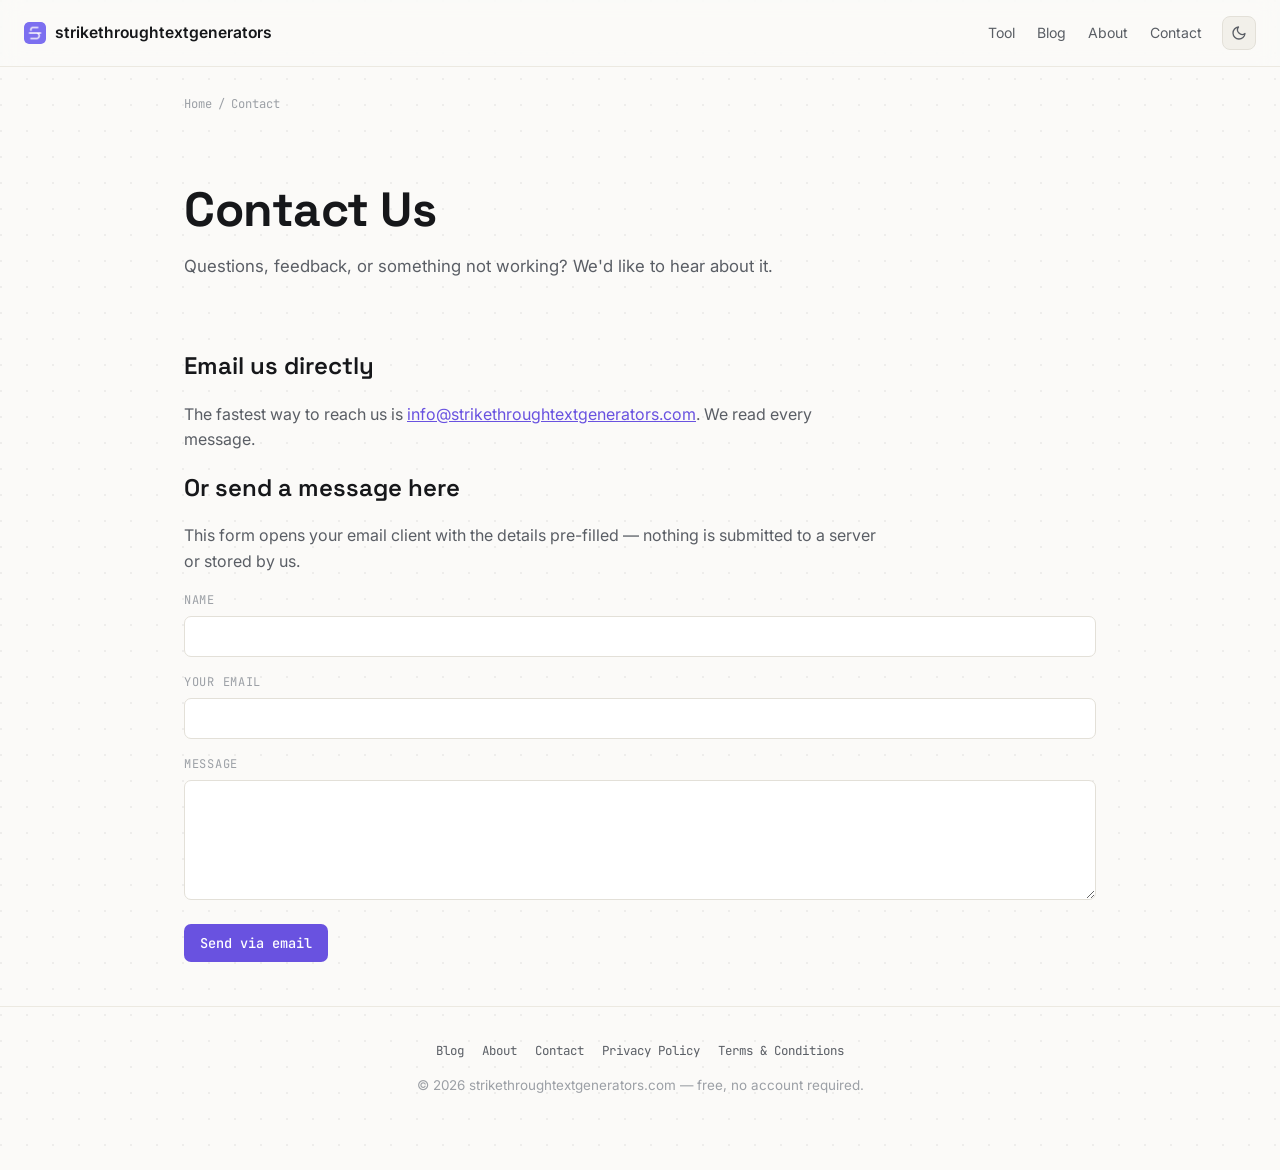
<file: contact/index.html>
<!DOCTYPE html>
<html lang="en">
<head>
<meta charset="UTF-8">
  <!-- Google Tag Manager -->
<script>(function(w,d,s,l,i){w[l]=w[l]||[];w[l].push({'gtm.start':
new Date().getTime(),event:'gtm.js'});var f=d.getElementsByTagName(s)[0],
j=d.createElement(s),dl=l!='dataLayer'?'&l='+l:'';j.async=true;j.src=
'https://www.googletagmanager.com/gtm.js?id='+i+dl;f.parentNode.insertBefore(j,f);
})(window,document,'script','dataLayer','GTM-W62FLDHG');</script>
<!-- End Google Tag Manager -->
<meta name="viewport" content="width=device-width, initial-scale=1.0">
<title>Contact Us — Strikethrough Text Generators</title>
<meta name="description" content="Get in touch with Strikethrough Text Generators for feedback, bug reports, or questions at info@strikethroughtextgenerators.com.">
<meta name="robots" content="index, follow">
<link rel="canonical" href="https://strikethroughtextgenerators.com/contact/">
<link rel="icon" type="image/png" href="/favicon-96x96.png" sizes="96x96" />
<link rel="icon" type="image/svg+xml" href="/favicon.svg" />
<link rel="shortcut icon" href="/favicon.ico" />
<link rel="apple-touch-icon" sizes="180x180" href="/apple-touch-icon.png" />
<meta name="apple-mobile-web-app-title" content="strikethroughtextgenerators" />
<link rel="manifest" href="/site.webmanifest" />

<meta property="og:type" content="website">
<meta property="og:title" content="Contact Us — Strikethrough Text Generators">
<meta property="og:description" content="Get in touch for feedback, bug reports, or questions.">
<meta property="og:url" content="https://strikethroughtextgenerators.com/contact/">
<meta property="og:site_name" content="Strikethrough Text Generators">

<script>(function(){try{if(localStorage.getItem('stg-theme')==='dark'){document.documentElement.setAttribute('data-theme','dark');}}catch(e){}})();</script>

<script type="application/ld+json">
{ "@context":"https://schema.org","@type":"BreadcrumbList","itemListElement":[
  {"@type":"ListItem","position":1,"name":"Home","item":"https://strikethroughtextgenerators.com/"},
  {"@type":"ListItem","position":2,"name":"Contact","item":"https://strikethroughtextgenerators.com/contact/"}
]}
</script>
<script type="application/ld+json">
{ "@context":"https://schema.org","@type":"ContactPage",
  "url":"https://strikethroughtextgenerators.com/contact/",
  "mainEntity":{"@type":"Organization","name":"Strikethrough Text Generators","email":"info@strikethroughtextgenerators.com","url":"https://strikethroughtextgenerators.com/"} }
</script>

<link rel="preconnect" href="https://fonts.googleapis.com">
<link rel="preconnect" href="https://fonts.gstatic.com" crossorigin>
<link href="https://fonts.googleapis.com/css2?family=Space+Grotesk:wght@500;600;700&family=Inter:wght@400;500;600&family=JetBrains+Mono:wght@400;500&display=swap" rel="stylesheet">
<link rel="stylesheet" href="/assets/css/style.css">
</head>
<body>
  <!-- Google Tag Manager (noscript) -->
<noscript><iframe src="https://www.googletagmanager.com/ns.html?id=GTM-W62FLDHG"
height="0" width="0" style="display:none;visibility:hidden"></iframe></noscript>
<!-- End Google Tag Manager (noscript) -->

<header class="top">
  <a class="brand" href="/"><img src="/favicon-96x96.png" alt="Strikethrough Text Generators logo" width="22" height="22" style="border-radius:5px;display:block;"><span class="brand-text">strikethroughtextgenerators</span></a>
  <div class="header-right">
    <button class="mobile-menu-btn" id="mobileMenuToggle" type="button" aria-label="Menu" aria-expanded="false">
  <svg viewBox="0 0 24 24" fill="none" stroke="currentColor" stroke-width="2" stroke-linecap="round"><path d="M3 6h18M3 12h18M3 18h18"/></svg>
</button>
    <nav class="top-links"><a href="/#tool">Tool</a><a href="/blog/">Blog</a><a href="/about/">About</a><a href="/contact/">Contact</a></nav>
    <button class="theme-toggle" id="themeToggle" type="button" aria-label="Toggle dark mode" aria-pressed="false">
      <svg class="icon-moon" viewBox="0 0 24 24" fill="none" stroke="currentColor" stroke-width="2" stroke-linecap="round" stroke-linejoin="round"><path d="M21 12.79A9 9 0 1 1 11.21 3 7 7 0 0 0 21 12.79z"/></svg>
      <svg class="icon-sun" viewBox="0 0 24 24" fill="none" stroke="currentColor" stroke-width="2" stroke-linecap="round" stroke-linejoin="round"><circle cx="12" cy="12" r="4"/><path d="M12 2v2M12 20v2M4.93 4.93l1.41 1.41M17.66 17.66l1.41 1.41M2 12h2M20 12h2M6.34 17.66l-1.41 1.41M19.07 4.93l-1.41 1.41"/></svg>
    </button>
  </div>
</header>

<div class="wrap">
  <p class="breadcrumb"><a href="/">Home</a><span class="sep">/</span>Contact</p>
  <section class="hero" style="text-align:left; padding-left:0; padding-right:0;">
    <h1 style="margin-left:0;">Contact Us</h1>
    <p class="lede" style="margin-left:0;">Questions, feedback, or something not working? We'd like to hear about it.</p>
  </section>
</div>

<main>
  <div class="wrap">
    <section class="section">
      <h2>Email us directly</h2>
      <p>The fastest way to reach us is <a href="mailto:info@strikethroughtextgenerators.com">info@strikethroughtextgenerators.com</a>. We read every message.</p>

      <h2>Or send a message here</h2>
      <p>This form opens your email client with the details pre-filled — nothing is submitted to a server or stored by us.</p>
      <form id="contactForm">
        <div class="form-field">
          <label for="name">Name</label>
          <input type="text" id="name" name="name" required>
        </div>
        <div class="form-field">
          <label for="email">Your email</label>
          <input type="email" id="email" name="email" required>
        </div>
        <div class="form-field">
          <label for="message">Message</label>
          <textarea id="message" name="message" required></textarea>
        </div>
        <button class="primary" type="submit">Send via email</button>
      </form>
    </section>
  </div>
</main>

<footer class="site-footer">
  <div class="foot-links"><a href="/blog/">Blog</a><a href="/about/">About</a><a href="/contact/">Contact</a><a href="/privacy/">Privacy Policy</a><a href="/terms/">Terms &amp; Conditions</a></div>
  <p>© 2026 strikethroughtextgenerators.com — free, no account required.</p>
</footer>

<script src="/assets/js/theme.js"></script>
<script>
  document.getElementById('contactForm').addEventListener('submit', function(e){
    e.preventDefault();
    var name = document.getElementById('name').value;
    var email = document.getElementById('email').value;
    var message = document.getElementById('message').value;
    var subject = encodeURIComponent('Message from ' + name + ' via strikethroughtextgenerators.com');
    var body = encodeURIComponent(message + '\n\n— ' + name + ' (' + email + ')');
    window.location.href = 'mailto:info@strikethroughtextgenerators.com?subject=' + subject + '&body=' + body;
  });
</script>
</body>
</html>
</file>
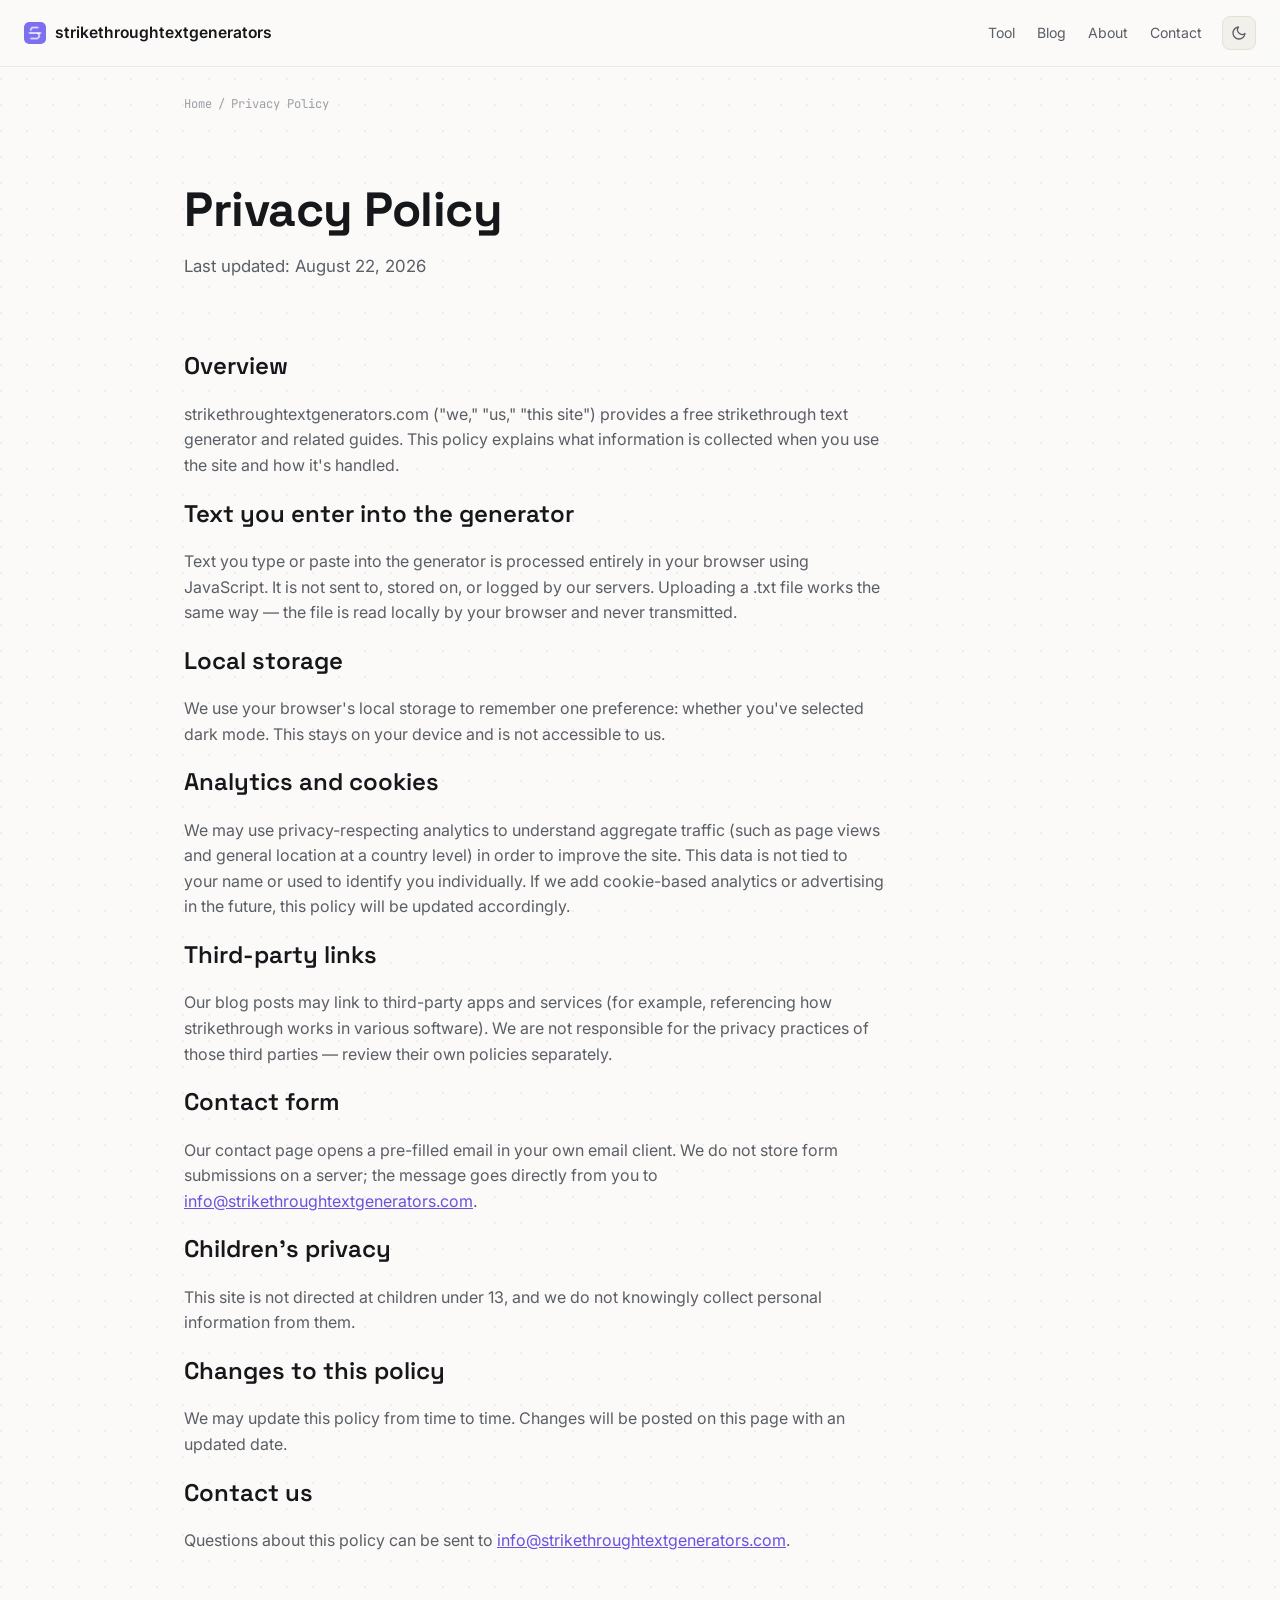
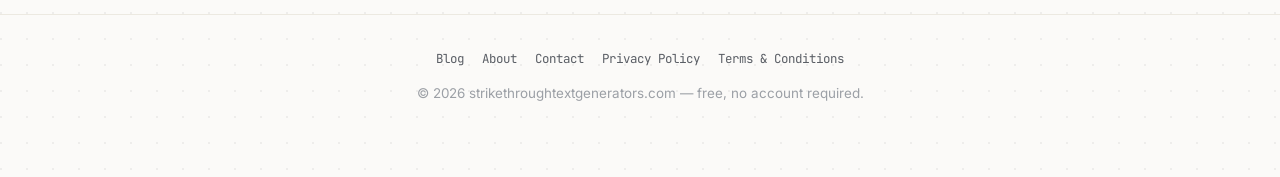
<file: privacy/index.html>
<!DOCTYPE html>
<html lang="en">
<head>
<meta charset="UTF-8">
  <!-- Google Tag Manager -->
<script>(function(w,d,s,l,i){w[l]=w[l]||[];w[l].push({'gtm.start':
new Date().getTime(),event:'gtm.js'});var f=d.getElementsByTagName(s)[0],
j=d.createElement(s),dl=l!='dataLayer'?'&l='+l:'';j.async=true;j.src=
'https://www.googletagmanager.com/gtm.js?id='+i+dl;f.parentNode.insertBefore(j,f);
})(window,document,'script','dataLayer','GTM-W62FLDHG');</script>
<!-- End Google Tag Manager -->
<meta name="viewport" content="width=device-width, initial-scale=1.0">
<title>Privacy Policy — Strikethrough Text Generators</title>
<meta name="description" content="Privacy Policy for strikethroughtextgenerators.com — what data this site collects, how the strikethrough generator processes text, and your rights.">
<meta name="robots" content="index, follow">
<link rel="canonical" href="https://strikethroughtextgenerators.com/privacy/">
<link rel="icon" type="image/png" href="/favicon-96x96.png" sizes="96x96" />
<link rel="icon" type="image/svg+xml" href="/favicon.svg" />
<link rel="shortcut icon" href="/favicon.ico" />
<link rel="apple-touch-icon" sizes="180x180" href="/apple-touch-icon.png" />
<meta name="apple-mobile-web-app-title" content="strikethroughtextgenerators" />
<link rel="manifest" href="/site.webmanifest" />

<meta property="og:type" content="website">
<meta property="og:title" content="Privacy Policy — Strikethrough Text Generators">
<meta property="og:description" content="What data this site collects and how the generator processes your text.">
<meta property="og:url" content="https://strikethroughtextgenerators.com/privacy/">
<meta property="og:site_name" content="Strikethrough Text Generators">

<script>(function(){try{if(localStorage.getItem('stg-theme')==='dark'){document.documentElement.setAttribute('data-theme','dark');}}catch(e){}})();</script>

<script type="application/ld+json">
{ "@context":"https://schema.org","@type":"BreadcrumbList","itemListElement":[
  {"@type":"ListItem","position":1,"name":"Home","item":"https://strikethroughtextgenerators.com/"},
  {"@type":"ListItem","position":2,"name":"Privacy Policy","item":"https://strikethroughtextgenerators.com/privacy/"}
]}
</script>

<link rel="preconnect" href="https://fonts.googleapis.com">
<link rel="preconnect" href="https://fonts.gstatic.com" crossorigin>
<link href="https://fonts.googleapis.com/css2?family=Space+Grotesk:wght@500;600;700&family=Inter:wght@400;500;600&family=JetBrains+Mono:wght@400;500&display=swap" rel="stylesheet">
<link rel="stylesheet" href="/assets/css/style.css">
</head>
<body>
  <!-- Google Tag Manager (noscript) -->
<noscript><iframe src="https://www.googletagmanager.com/ns.html?id=GTM-W62FLDHG"
height="0" width="0" style="display:none;visibility:hidden"></iframe></noscript>
<!-- End Google Tag Manager (noscript) -->

<header class="top">
  <a class="brand" href="/"><img src="/favicon-96x96.png" alt="Strikethrough Text Generators logo" width="22" height="22" style="border-radius:5px;display:block;"><span class="brand-text">strikethroughtextgenerators</span></a>
  <div class="header-right">
    <button class="mobile-menu-btn" id="mobileMenuToggle" type="button" aria-label="Menu" aria-expanded="false">
  <svg viewBox="0 0 24 24" fill="none" stroke="currentColor" stroke-width="2" stroke-linecap="round"><path d="M3 6h18M3 12h18M3 18h18"/></svg>
</button>
    <nav class="top-links"><a href="/#tool">Tool</a><a href="/blog/">Blog</a><a href="/about/">About</a><a href="/contact/">Contact</a></nav>
    <button class="theme-toggle" id="themeToggle" type="button" aria-label="Toggle dark mode" aria-pressed="false">
      <svg class="icon-moon" viewBox="0 0 24 24" fill="none" stroke="currentColor" stroke-width="2" stroke-linecap="round" stroke-linejoin="round"><path d="M21 12.79A9 9 0 1 1 11.21 3 7 7 0 0 0 21 12.79z"/></svg>
      <svg class="icon-sun" viewBox="0 0 24 24" fill="none" stroke="currentColor" stroke-width="2" stroke-linecap="round" stroke-linejoin="round"><circle cx="12" cy="12" r="4"/><path d="M12 2v2M12 20v2M4.93 4.93l1.41 1.41M17.66 17.66l1.41 1.41M2 12h2M20 12h2M6.34 17.66l-1.41 1.41M19.07 4.93l-1.41 1.41"/></svg>
    </button>
  </div>
</header>

<div class="wrap">
  <p class="breadcrumb"><a href="/">Home</a><span class="sep">/</span>Privacy Policy</p>
  <section class="hero" style="text-align:left; padding-left:0; padding-right:0;">
    <h1 style="margin-left:0;">Privacy Policy</h1>
    <p class="lede" style="margin-left:0;">Last updated: August 22, 2026</p>
  </section>
</div>

<main>
  <div class="wrap">
    <section class="section">
      <h2>Overview</h2>
      <p>strikethroughtextgenerators.com ("we," "us," "this site") provides a free strikethrough text generator and related guides. This policy explains what information is collected when you use the site and how it's handled.</p>

      <h2>Text you enter into the generator</h2>
      <p>Text you type or paste into the generator is processed entirely in your browser using JavaScript. It is not sent to, stored on, or logged by our servers. Uploading a .txt file works the same way — the file is read locally by your browser and never transmitted.</p>

      <h2>Local storage</h2>
      <p>We use your browser's local storage to remember one preference: whether you've selected dark mode. This stays on your device and is not accessible to us.</p>

      <h2>Analytics and cookies</h2>
      <p>We may use privacy-respecting analytics to understand aggregate traffic (such as page views and general location at a country level) in order to improve the site. This data is not tied to your name or used to identify you individually. If we add cookie-based analytics or advertising in the future, this policy will be updated accordingly.</p>

      <h2>Third-party links</h2>
      <p>Our blog posts may link to third-party apps and services (for example, referencing how strikethrough works in various software). We are not responsible for the privacy practices of those third parties — review their own policies separately.</p>

      <h2>Contact form</h2>
      <p>Our contact page opens a pre-filled email in your own email client. We do not store form submissions on a server; the message goes directly from you to <a href="mailto:info@strikethroughtextgenerators.com">info@strikethroughtextgenerators.com</a>.</p>

      <h2>Children's privacy</h2>
      <p>This site is not directed at children under 13, and we do not knowingly collect personal information from them.</p>

      <h2>Changes to this policy</h2>
      <p>We may update this policy from time to time. Changes will be posted on this page with an updated date.</p>

      <h2>Contact us</h2>
      <p>Questions about this policy can be sent to <a href="mailto:info@strikethroughtextgenerators.com">info@strikethroughtextgenerators.com</a>.</p>
    </section>
  </div>
</main>

<footer class="site-footer">
  <div class="foot-links"><a href="/blog/">Blog</a><a href="/about/">About</a><a href="/contact/">Contact</a><a href="/privacy/">Privacy Policy</a><a href="/terms/">Terms &amp; Conditions</a></div>
  <p>© 2026 strikethroughtextgenerators.com — free, no account required.</p>
</footer>

<script src="/assets/js/theme.js"></script>
</body>
</html>
</file>
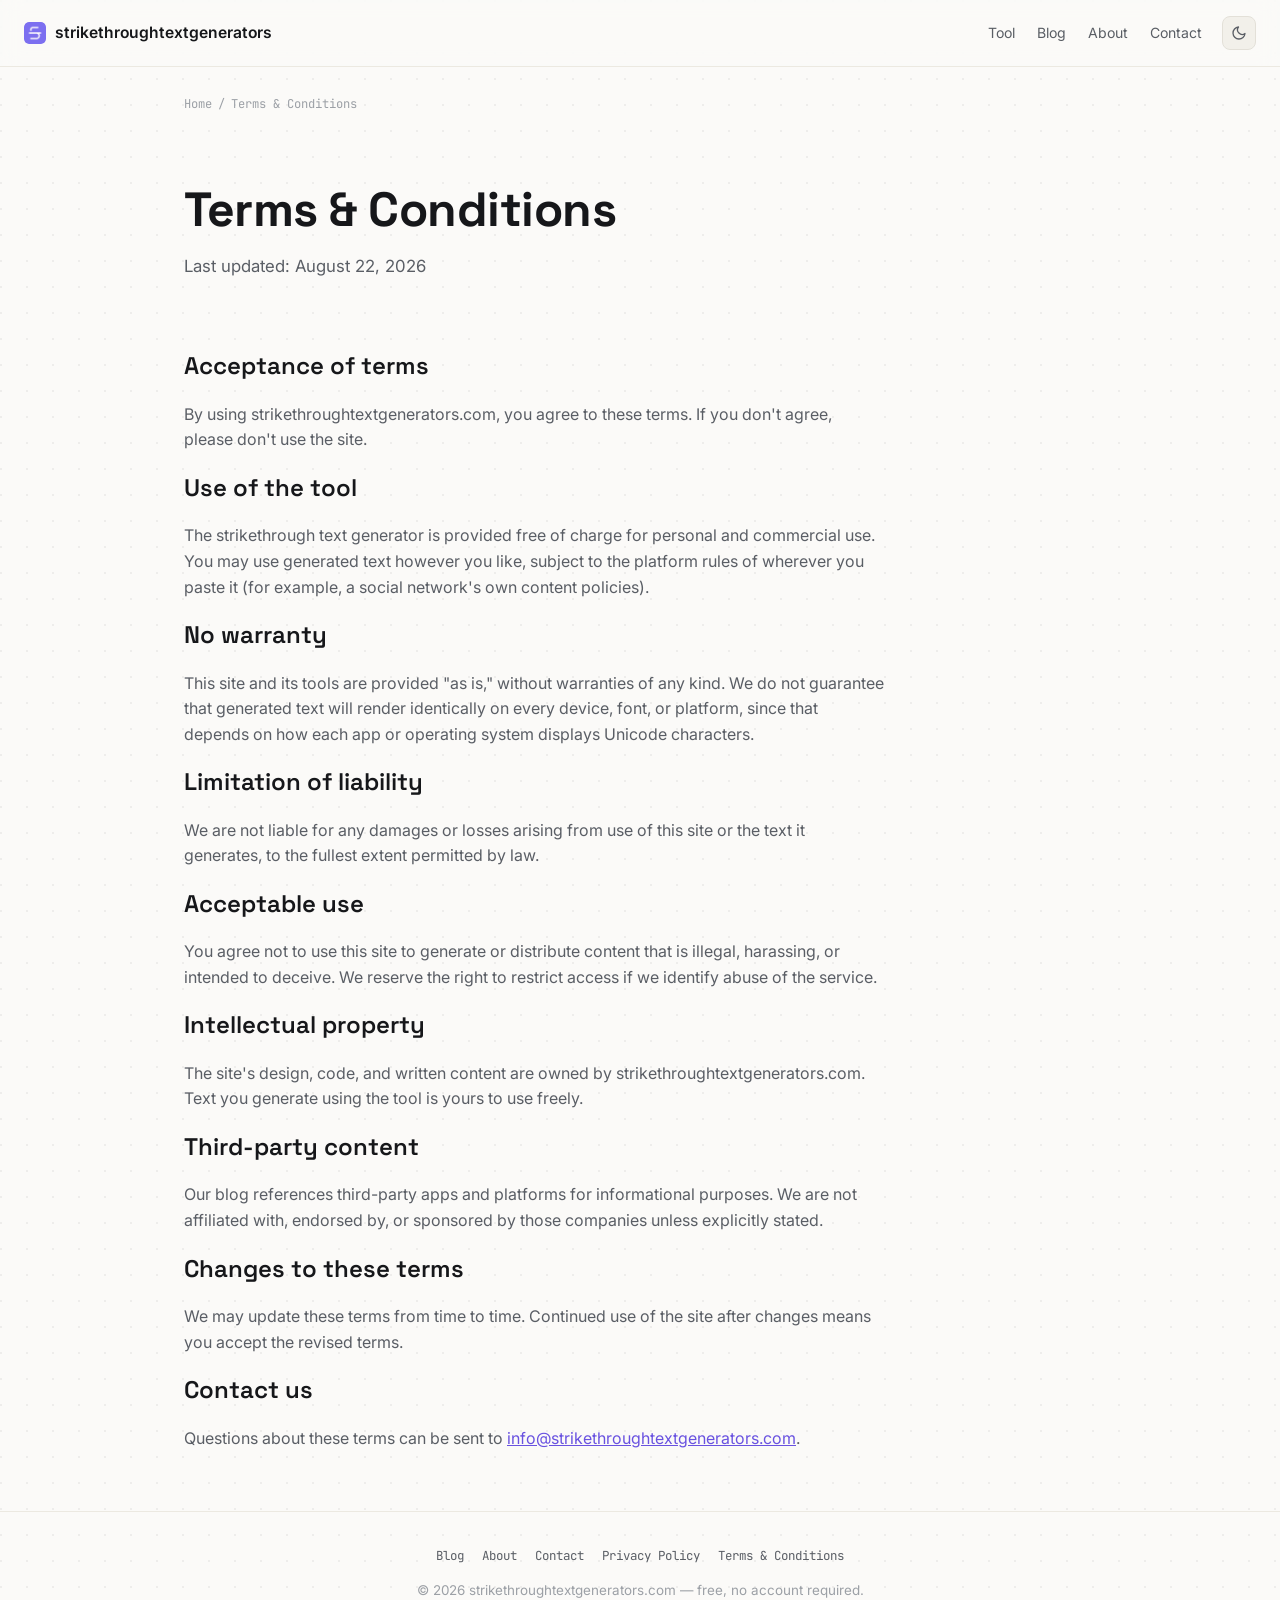
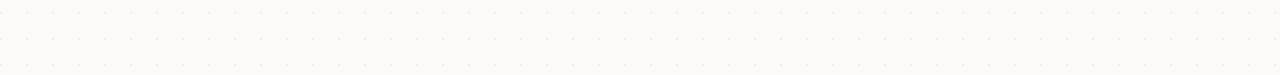
<file: terms/index.html>
<!DOCTYPE html>
<html lang="en">
<head>
<meta charset="UTF-8">
  <!-- Google Tag Manager -->
<script>(function(w,d,s,l,i){w[l]=w[l]||[];w[l].push({'gtm.start':
new Date().getTime(),event:'gtm.js'});var f=d.getElementsByTagName(s)[0],
j=d.createElement(s),dl=l!='dataLayer'?'&l='+l:'';j.async=true;j.src=
'https://www.googletagmanager.com/gtm.js?id='+i+dl;f.parentNode.insertBefore(j,f);
})(window,document,'script','dataLayer','GTM-W62FLDHG');</script>
<!-- End Google Tag Manager -->
<meta name="viewport" content="width=device-width, initial-scale=1.0">
<title>Terms &amp; Conditions — Strikethrough Text Generators</title>
<meta name="description" content="Terms and conditions for using strikethroughtextgenerators.com, the free strikethrough text generator and guides.">
<meta name="robots" content="index, follow">
<link rel="canonical" href="https://strikethroughtextgenerators.com/terms/">
<link rel="icon" type="image/png" href="/favicon-96x96.png" sizes="96x96" />
<link rel="icon" type="image/svg+xml" href="/favicon.svg" />
<link rel="shortcut icon" href="/favicon.ico" />
<link rel="apple-touch-icon" sizes="180x180" href="/apple-touch-icon.png" />
<meta name="apple-mobile-web-app-title" content="strikethroughtextgenerators" />
<link rel="manifest" href="/site.webmanifest" />

<meta property="og:type" content="website">
<meta property="og:title" content="Terms & Conditions — Strikethrough Text Generators">
<meta property="og:description" content="Terms and conditions for using this site.">
<meta property="og:url" content="https://strikethroughtextgenerators.com/terms/">
<meta property="og:site_name" content="Strikethrough Text Generators">

<script>(function(){try{if(localStorage.getItem('stg-theme')==='dark'){document.documentElement.setAttribute('data-theme','dark');}}catch(e){}})();</script>

<script type="application/ld+json">
{ "@context":"https://schema.org","@type":"BreadcrumbList","itemListElement":[
  {"@type":"ListItem","position":1,"name":"Home","item":"https://strikethroughtextgenerators.com/"},
  {"@type":"ListItem","position":2,"name":"Terms & Conditions","item":"https://strikethroughtextgenerators.com/terms/"}
]}
</script>

<link rel="preconnect" href="https://fonts.googleapis.com">
<link rel="preconnect" href="https://fonts.gstatic.com" crossorigin>
<link href="https://fonts.googleapis.com/css2?family=Space+Grotesk:wght@500;600;700&family=Inter:wght@400;500;600&family=JetBrains+Mono:wght@400;500&display=swap" rel="stylesheet">
<link rel="stylesheet" href="/assets/css/style.css">
</head>
<body>
  <!-- Google Tag Manager (noscript) -->
<noscript><iframe src="https://www.googletagmanager.com/ns.html?id=GTM-W62FLDHG"
height="0" width="0" style="display:none;visibility:hidden"></iframe></noscript>
<!-- End Google Tag Manager (noscript) -->

<header class="top">
  <a class="brand" href="/"><img src="/favicon-96x96.png" alt="Strikethrough Text Generators logo" width="22" height="22" style="border-radius:5px;display:block;"><span class="brand-text">strikethroughtextgenerators</span></a>
  <div class="header-right">
    <button class="mobile-menu-btn" id="mobileMenuToggle" type="button" aria-label="Menu" aria-expanded="false">
  <svg viewBox="0 0 24 24" fill="none" stroke="currentColor" stroke-width="2" stroke-linecap="round"><path d="M3 6h18M3 12h18M3 18h18"/></svg>
</button>
    <nav class="top-links"><a href="/#tool">Tool</a><a href="/blog/">Blog</a><a href="/about/">About</a><a href="/contact/">Contact</a></nav>
    <button class="theme-toggle" id="themeToggle" type="button" aria-label="Toggle dark mode" aria-pressed="false">
      <svg class="icon-moon" viewBox="0 0 24 24" fill="none" stroke="currentColor" stroke-width="2" stroke-linecap="round" stroke-linejoin="round"><path d="M21 12.79A9 9 0 1 1 11.21 3 7 7 0 0 0 21 12.79z"/></svg>
      <svg class="icon-sun" viewBox="0 0 24 24" fill="none" stroke="currentColor" stroke-width="2" stroke-linecap="round" stroke-linejoin="round"><circle cx="12" cy="12" r="4"/><path d="M12 2v2M12 20v2M4.93 4.93l1.41 1.41M17.66 17.66l1.41 1.41M2 12h2M20 12h2M6.34 17.66l-1.41 1.41M19.07 4.93l-1.41 1.41"/></svg>
    </button>
  </div>
</header>

<div class="wrap">
  <p class="breadcrumb"><a href="/">Home</a><span class="sep">/</span>Terms &amp; Conditions</p>
  <section class="hero" style="text-align:left; padding-left:0; padding-right:0;">
    <h1 style="margin-left:0;">Terms &amp; Conditions</h1>
    <p class="lede" style="margin-left:0;">Last updated: August 22, 2026</p>
  </section>
</div>

<main>
  <div class="wrap">
    <section class="section">
      <h2>Acceptance of terms</h2>
      <p>By using strikethroughtextgenerators.com, you agree to these terms. If you don't agree, please don't use the site.</p>

      <h2>Use of the tool</h2>
      <p>The strikethrough text generator is provided free of charge for personal and commercial use. You may use generated text however you like, subject to the platform rules of wherever you paste it (for example, a social network's own content policies).</p>

      <h2>No warranty</h2>
      <p>This site and its tools are provided "as is," without warranties of any kind. We do not guarantee that generated text will render identically on every device, font, or platform, since that depends on how each app or operating system displays Unicode characters.</p>

      <h2>Limitation of liability</h2>
      <p>We are not liable for any damages or losses arising from use of this site or the text it generates, to the fullest extent permitted by law.</p>

      <h2>Acceptable use</h2>
      <p>You agree not to use this site to generate or distribute content that is illegal, harassing, or intended to deceive. We reserve the right to restrict access if we identify abuse of the service.</p>

      <h2>Intellectual property</h2>
      <p>The site's design, code, and written content are owned by strikethroughtextgenerators.com. Text you generate using the tool is yours to use freely.</p>

      <h2>Third-party content</h2>
      <p>Our blog references third-party apps and platforms for informational purposes. We are not affiliated with, endorsed by, or sponsored by those companies unless explicitly stated.</p>

      <h2>Changes to these terms</h2>
      <p>We may update these terms from time to time. Continued use of the site after changes means you accept the revised terms.</p>

      <h2>Contact us</h2>
      <p>Questions about these terms can be sent to <a href="mailto:info@strikethroughtextgenerators.com">info@strikethroughtextgenerators.com</a>.</p>
    </section>
  </div>
</main>

<footer class="site-footer">
  <div class="foot-links"><a href="/blog/">Blog</a><a href="/about/">About</a><a href="/contact/">Contact</a><a href="/privacy/">Privacy Policy</a><a href="/terms/">Terms &amp; Conditions</a></div>
  <p>© 2026 strikethroughtextgenerators.com — free, no account required.</p>
</footer>

<script src="/assets/js/theme.js"></script>
</body>
</html>
</file>
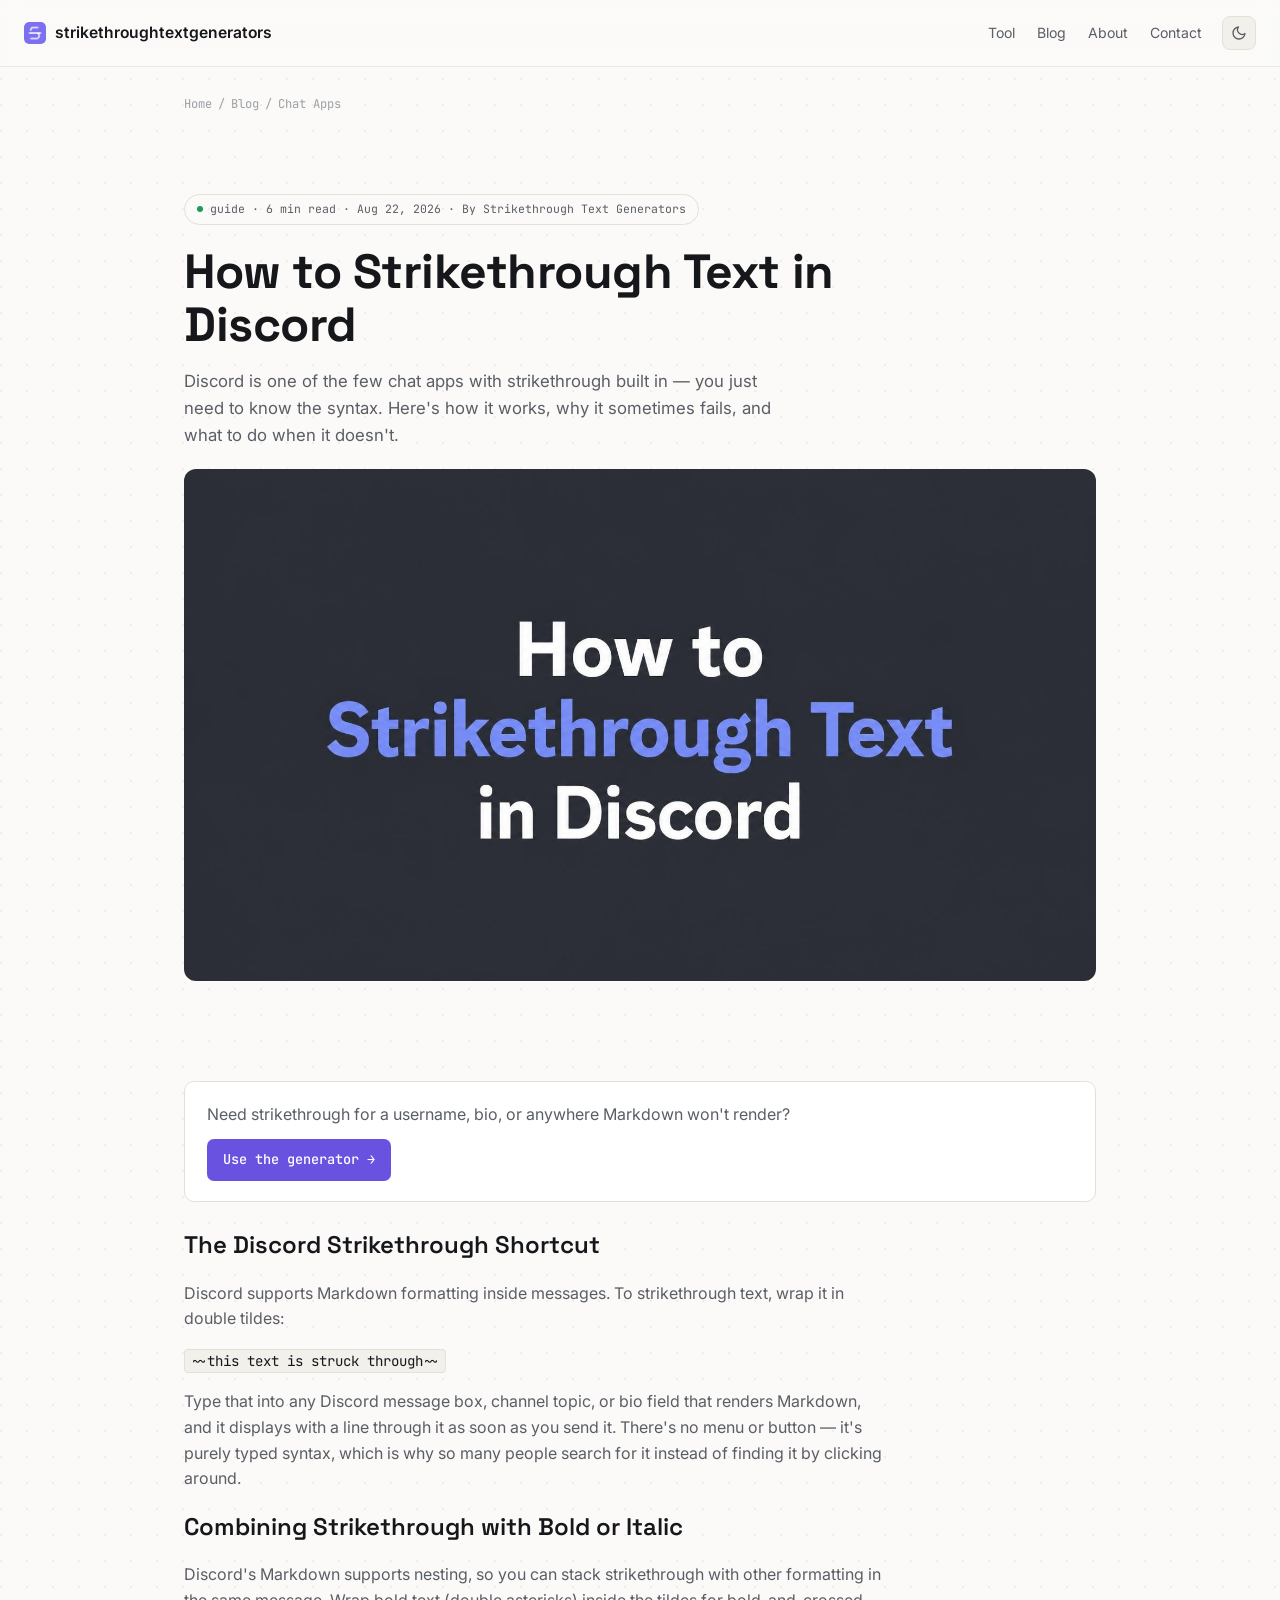
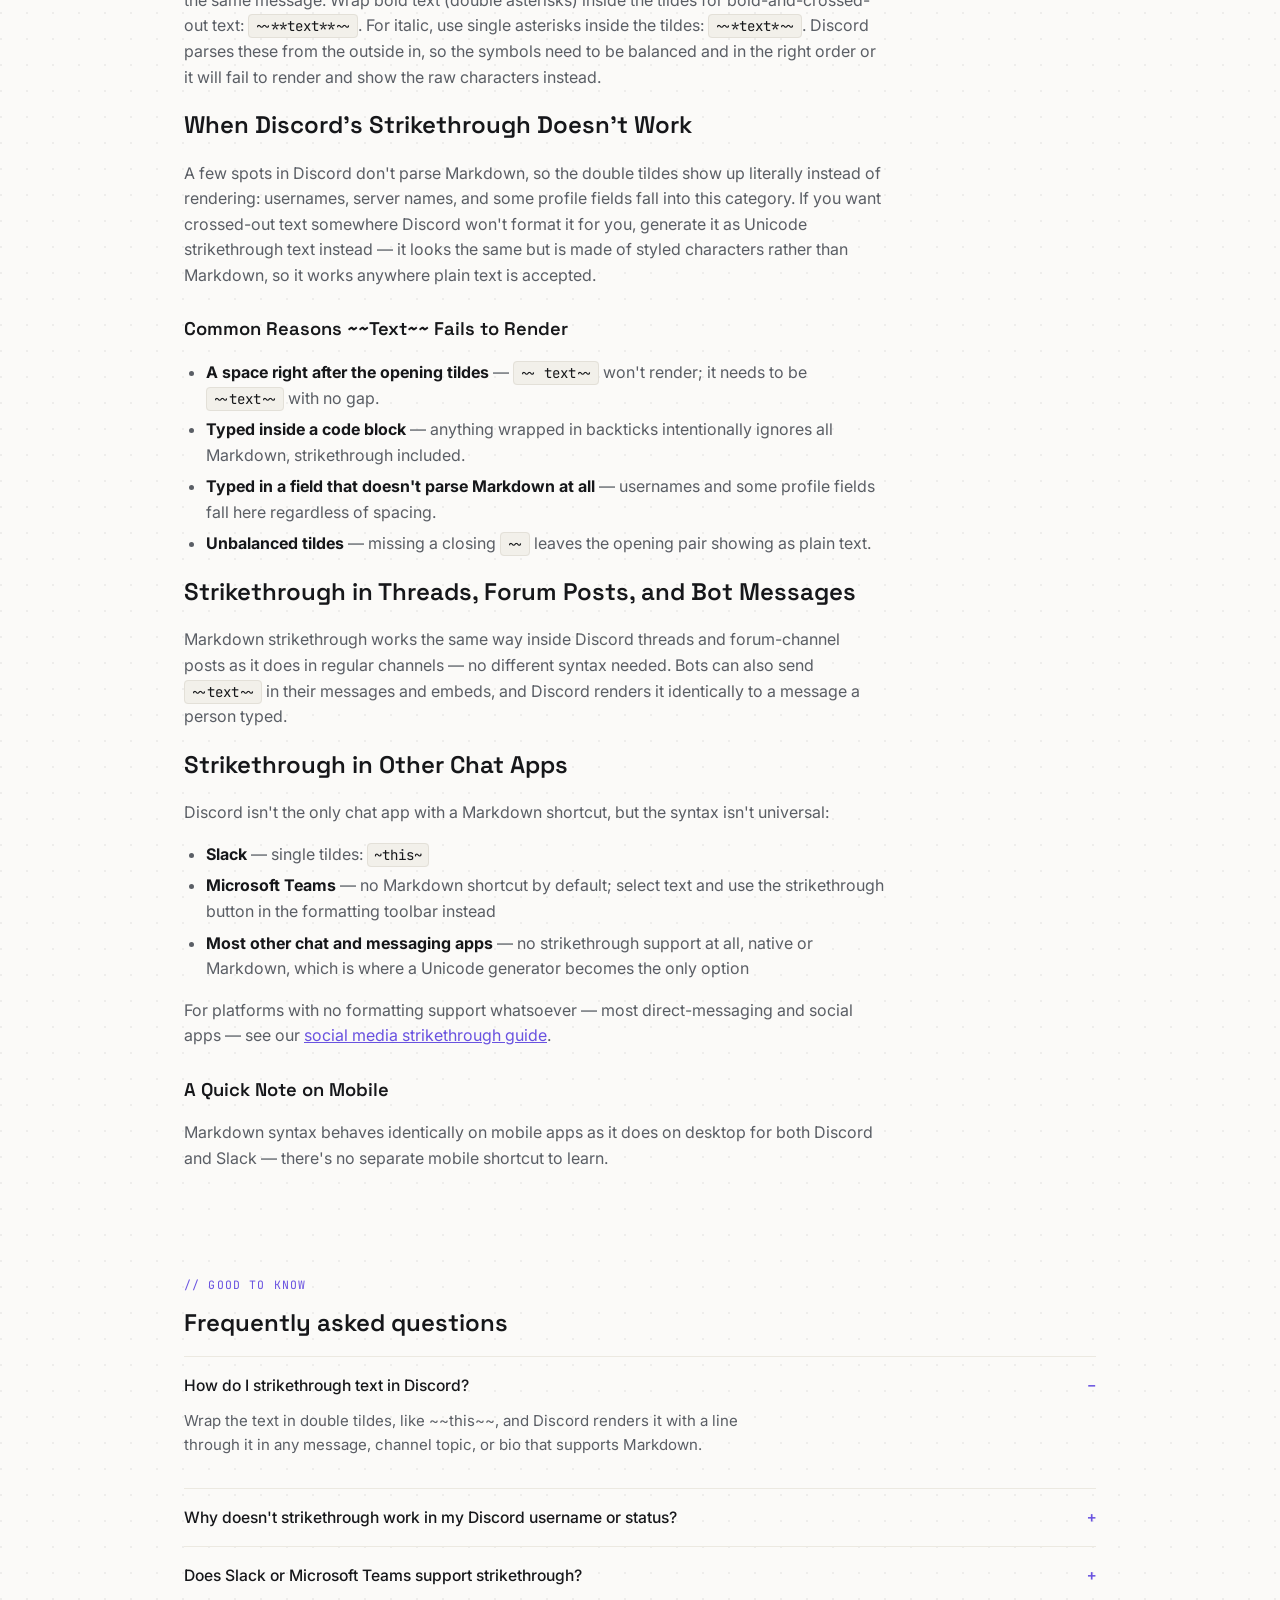
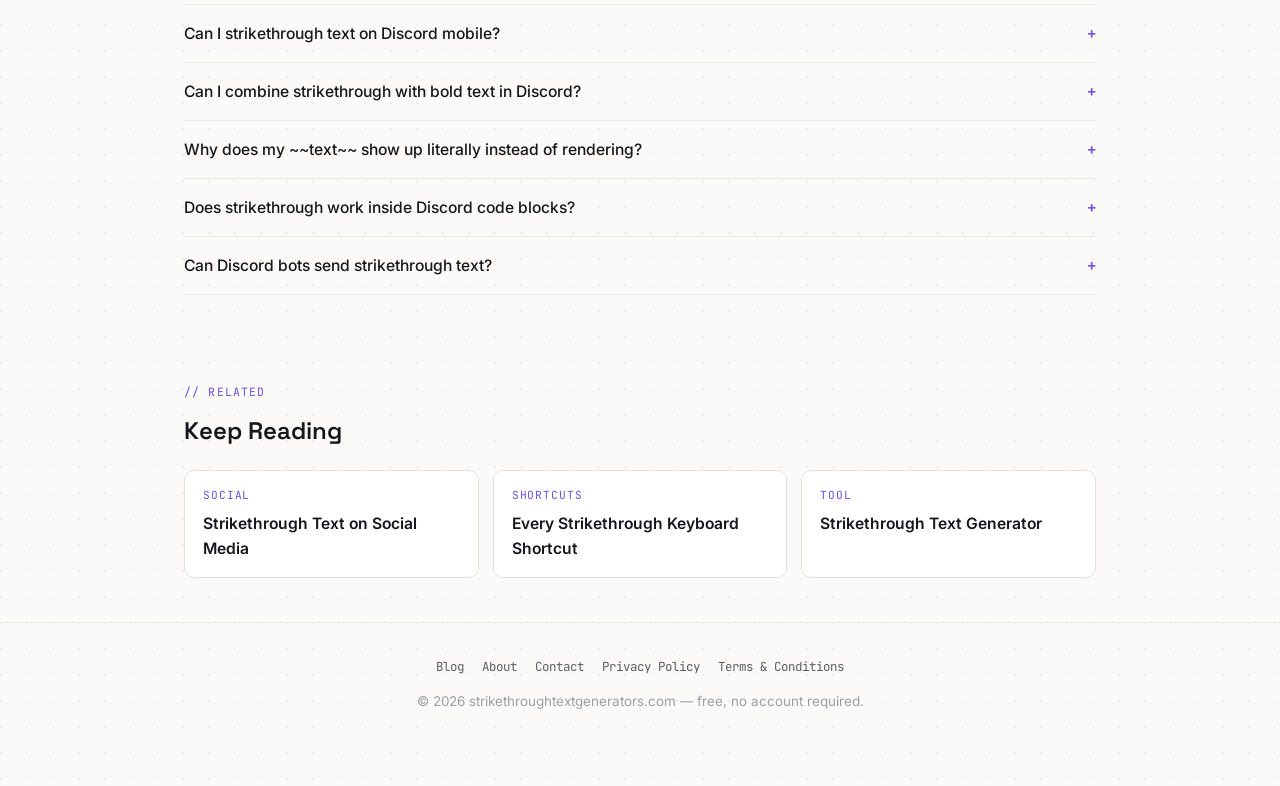
<file: blog/strikethrough-text-chat-platforms/index.html>
<!DOCTYPE html>
<html lang="en">
<head>
<meta charset="UTF-8">
  <!-- Google Tag Manager -->
<script>(function(w,d,s,l,i){w[l]=w[l]||[];w[l].push({'gtm.start':
new Date().getTime(),event:'gtm.js'});var f=d.getElementsByTagName(s)[0],
j=d.createElement(s),dl=l!='dataLayer'?'&l='+l:'';j.async=true;j.src=
'https://www.googletagmanager.com/gtm.js?id='+i+dl;f.parentNode.insertBefore(j,f);
})(window,document,'script','dataLayer','GTM-W62FLDHG');</script>
<!-- End Google Tag Manager -->
<meta name="viewport" content="width=device-width, initial-scale=1.0">
<title>How to Strikethrough Text in Discord (and Other Chat Apps)</title>
<meta name="description" content="Step-by-step guide to strikethrough text in Discord using Markdown, why it sometimes fails, how to combine it with bold, and how the same trick works in Slack, Teams, and other chat apps.">
<meta name="robots" content="index, follow">
<link rel="canonical" href="https://strikethroughtextgenerators.com/blog/strikethrough-text-chat-platforms/">
<link rel="icon" type="image/png" href="/favicon-96x96.png" sizes="96x96" />
<link rel="icon" type="image/svg+xml" href="/favicon.svg" />
<link rel="shortcut icon" href="/favicon.ico" />
<link rel="apple-touch-icon" sizes="180x180" href="/apple-touch-icon.png" />
<meta name="apple-mobile-web-app-title" content="strikethroughtextgenerators" />
<link rel="manifest" href="/site.webmanifest" />

<meta property="og:type" content="article">
<meta property="og:title" content="How to Strikethrough Text in Discord (and Other Chat Apps)">
<meta property="og:description" content="Discord's built-in Markdown strikethrough, why it sometimes fails, and how to cross out text in chat apps that don't support it natively.">
<meta property="og:url" content="https://strikethroughtextgenerators.com/blog/strikethrough-text-chat-platforms/">
<meta property="og:site_name" content="Strikethrough Text Generators">
<meta property="og:image" content="https://strikethroughtextgenerators.com/assets/images/blog/how-to-strikethrough-text-in-discord">

<meta name="twitter:card" content="summary_large_image">
<meta name="twitter:title" content="How to Strikethrough Text in Discord">
<meta name="twitter:description" content="Discord's Markdown strikethrough, explained, plus other chat apps.">
<meta name="twitter:image" content="https://strikethroughtextgenerators.com/assets/images/blog/how-to-strikethrough-text-in-discord">

<script>(function(){try{if(localStorage.getItem('stg-theme')==='dark'){document.documentElement.setAttribute('data-theme','dark');}}catch(e){}})();</script>

<script type="application/ld+json">
{ "@context":"https://schema.org","@type":"BreadcrumbList","itemListElement":[
  {"@type":"ListItem","position":1,"name":"Home","item":"https://strikethroughtextgenerators.com/"},
  {"@type":"ListItem","position":2,"name":"Blog","item":"https://strikethroughtextgenerators.com/blog/"},
  {"@type":"ListItem","position":3,"name":"Strikethrough Text in Chat Apps","item":"https://strikethroughtextgenerators.com/blog/strikethrough-text-chat-platforms/"}
]}
</script>
<script type="application/ld+json">
{ "@context":"https://schema.org","@type":"BlogPosting",
  "headline":"How to Strikethrough Text in Discord (and Other Chat Apps)",
  "description":"Step-by-step guide to strikethrough text in Discord using Markdown, why it sometimes fails, and how it works in other chat apps.",
  "image":"https://strikethroughtextgenerators.com/assets/images/blog/how-to-strikethrough-text-in-discord",
  "author":{"@type":"Organization","name":"Strikethrough Text Generators"},
  "publisher":{"@type":"Organization","name":"Strikethrough Text Generators","url":"https://strikethroughtextgenerators.com/"},
  "mainEntityOfPage":"https://strikethroughtextgenerators.com/blog/strikethrough-text-chat-platforms/",
  "datePublished":"2026-08-22","dateModified":"2026-08-23" }
</script>
<script type="application/ld+json">
{ "@context":"https://schema.org","@type":"FAQPage","mainEntity":[
  {"@type":"Question","name":"How do I strikethrough text in Discord?","acceptedAnswer":{"@type":"Answer","text":"Wrap the text in double tildes, like ~~this~~, and Discord renders it with a line through it automatically in any message, channel topic, or bio that supports Markdown."}},
  {"@type":"Question","name":"Why doesn't strikethrough work in my Discord username or status?","acceptedAnswer":{"@type":"Answer","text":"Discord only renders Markdown syntax inside messages and some text fields. Usernames and certain profile fields don't parse Markdown, so double tildes show up literally instead of as a line. Use a Unicode strikethrough generator there instead."}},
  {"@type":"Question","name":"Does Slack or Microsoft Teams support strikethrough?","acceptedAnswer":{"@type":"Answer","text":"Slack supports it with single tildes, like ~this~. Microsoft Teams does not have a Markdown shortcut by default, but you can select text and use the strikethrough button in the formatting toolbar, or paste in Unicode strikethrough text generated elsewhere."}},
  {"@type":"Question","name":"Can I strikethrough text on Discord mobile?","acceptedAnswer":{"@type":"Answer","text":"Yes — the same double-tilde Markdown works identically on Discord's mobile apps as it does on desktop."}},
  {"@type":"Question","name":"Can I combine strikethrough with bold text in Discord?","acceptedAnswer":{"@type":"Answer","text":"Yes. Wrap the text in three asterisks and two tildes together, like ~~***text***~~, or nest ~~**text**~~ for bold plus strikethrough. Discord parses nested Markdown as long as the symbols are balanced correctly."}},
  {"@type":"Question","name":"Why does my ~~text~~ show up literally instead of rendering?","acceptedAnswer":{"@type":"Answer","text":"This usually happens when there's a space right after the opening tildes or before the closing ones, when the text is inside a code block (which disables Markdown), or when it's typed in a field that doesn't parse Markdown at all, like a username."}},
  {"@type":"Question","name":"Does strikethrough work inside Discord code blocks?","acceptedAnswer":{"@type":"Answer","text":"No. Code blocks (wrapped in backticks) display text exactly as typed and intentionally disable all Markdown formatting, including strikethrough, so double tildes show up as literal characters."}},
  {"@type":"Question","name":"Can Discord bots send strikethrough text?","acceptedAnswer":{"@type":"Answer","text":"Yes — bots can send the same ~~text~~ Markdown syntax in their messages and embeds, and Discord renders it the same way it would for a message typed by a person."}}
]}
</script>

<link rel="preconnect" href="https://fonts.googleapis.com">
<link rel="preconnect" href="https://fonts.gstatic.com" crossorigin>
<link href="https://fonts.googleapis.com/css2?family=Space+Grotesk:wght@500;600;700&family=Inter:wght@400;500;600&family=JetBrains+Mono:wght@400;500&display=swap" rel="stylesheet">
<link rel="stylesheet" href="/assets/css/style.css">
</head>
<body>
  <!-- Google Tag Manager (noscript) -->
<noscript><iframe src="https://www.googletagmanager.com/ns.html?id=GTM-W62FLDHG"
height="0" width="0" style="display:none;visibility:hidden"></iframe></noscript>
<!-- End Google Tag Manager (noscript) -->

<header class="top">
  <a class="brand" href="/"><img src="/favicon-96x96.png" alt="Strikethrough Text Generators logo" width="22" height="22" style="border-radius:5px;display:block;"><span class="brand-text">strikethroughtextgenerators</span></a>
  <div class="header-right">
    <button class="mobile-menu-btn" id="mobileMenuToggle" type="button" aria-label="Menu" aria-expanded="false">
  <svg viewBox="0 0 24 24" fill="none" stroke="currentColor" stroke-width="2" stroke-linecap="round"><path d="M3 6h18M3 12h18M3 18h18"/></svg>
</button>
    <nav class="top-links"><a href="/#tool">Tool</a><a href="/blog/">Blog</a><a href="/about/">About</a><a href="/contact/">Contact</a></nav>
    <button class="theme-toggle" id="themeToggle" type="button" aria-label="Toggle dark mode" aria-pressed="false">
      <svg class="icon-moon" viewBox="0 0 24 24" fill="none" stroke="currentColor" stroke-width="2" stroke-linecap="round" stroke-linejoin="round"><path d="M21 12.79A9 9 0 1 1 11.21 3 7 7 0 0 0 21 12.79z"/></svg>
      <svg class="icon-sun" viewBox="0 0 24 24" fill="none" stroke="currentColor" stroke-width="2" stroke-linecap="round" stroke-linejoin="round"><circle cx="12" cy="12" r="4"/><path d="M12 2v2M12 20v2M4.93 4.93l1.41 1.41M17.66 17.66l1.41 1.41M2 12h2M20 12h2M6.34 17.66l-1.41 1.41M19.07 4.93l-1.41 1.41"/></svg>
    </button>
  </div>
</header>

<div class="wrap">
  <p class="breadcrumb"><a href="/">Home</a><span class="sep">/</span><a href="/blog/">Blog</a><span class="sep">/</span>Chat Apps</p>
  <section class="hero" style="text-align:left; padding-left:0; padding-right:0;">
    <p class="badge"><span class="dot"></span>guide · 6 min read · Aug 22, 2026 · By Strikethrough Text Generators</p>
    <h1 style="margin-left:0;">How to Strikethrough Text in Discord</h1>
    <p class="lede" style="margin-left:0;">Discord is one of the few chat apps with strikethrough built in — you just need to know the syntax. Here's how it works, why it sometimes fails, and what to do when it doesn't.</p>
    <img src="/assets/images/blog/how-to-strikethrough-text-in-discord.jpg" alt="How to strikethrough text in Discord" width="800" height="450" loading="lazy" style="width:100%;height:auto;border-radius:12px;margin-top:20px;">
  </section>
</div>

<main>
  <div class="wrap">
    <section class="section">
      <div class="callout">
        <p>Need strikethrough for a username, bio, or anywhere Markdown won't render?</p>
        <a class="btn" href="/#tool">Use the generator →</a>
      </div>
      <h2>The Discord Strikethrough Shortcut</h2>
      <p>Discord supports Markdown formatting inside messages. To strikethrough text, wrap it in double tildes:</p>
      <p><code>~~this text is struck through~~</code></p>
      <p>Type that into any Discord message box, channel topic, or bio field that renders Markdown, and it displays with a line through it as soon as you send it. There's no menu or button — it's purely typed syntax, which is why so many people search for it instead of finding it by clicking around.</p>

      <h2>Combining Strikethrough with Bold or Italic</h2>
      <p>Discord's Markdown supports nesting, so you can stack strikethrough with other formatting in the same message. Wrap bold text (double asterisks) inside the tildes for bold-and-crossed-out text: <code>~~**text**~~</code>. For italic, use single asterisks inside the tildes: <code>~~*text*~~</code>. Discord parses these from the outside in, so the symbols need to be balanced and in the right order or it will fail to render and show the raw characters instead.</p>

      <h2>When Discord's Strikethrough Doesn't Work</h2>
      <p>A few spots in Discord don't parse Markdown, so the double tildes show up literally instead of rendering: usernames, server names, and some profile fields fall into this category. If you want crossed-out text somewhere Discord won't format it for you, generate it as Unicode strikethrough text instead — it looks the same but is made of styled characters rather than Markdown, so it works anywhere plain text is accepted.</p>
      

      <h3>Common Reasons ~~Text~~ Fails to Render</h3>
      <ul>
        <li><strong>A space right after the opening tildes</strong> — <code>~~ text~~</code> won't render; it needs to be <code>~~text~~</code> with no gap.</li>
        <li><strong>Typed inside a code block</strong> — anything wrapped in backticks intentionally ignores all Markdown, strikethrough included.</li>
        <li><strong>Typed in a field that doesn't parse Markdown at all</strong> — usernames and some profile fields fall here regardless of spacing.</li>
        <li><strong>Unbalanced tildes</strong> — missing a closing <code>~~</code> leaves the opening pair showing as plain text.</li>
      </ul>

      <h2>Strikethrough in Threads, Forum Posts, and Bot Messages</h2>
      <p>Markdown strikethrough works the same way inside Discord threads and forum-channel posts as it does in regular channels — no different syntax needed. Bots can also send <code>~~text~~</code> in their messages and embeds, and Discord renders it identically to a message a person typed.</p>

      <h2>Strikethrough in Other Chat Apps</h2>
      <p>Discord isn't the only chat app with a Markdown shortcut, but the syntax isn't universal:</p>
      <ul>
        <li><strong>Slack</strong> — single tildes: <code>~this~</code></li>
        <li><strong>Microsoft Teams</strong> — no Markdown shortcut by default; select text and use the strikethrough button in the formatting toolbar instead</li>
        <li><strong>Most other chat and messaging apps</strong> — no strikethrough support at all, native or Markdown, which is where a Unicode generator becomes the only option</li>
      </ul>
      <p>For platforms with no formatting support whatsoever — most direct-messaging and social apps — see our <a href="/blog/strikethrough-text-social-media/">social media strikethrough guide</a>.</p>

      <h3>A Quick Note on Mobile</h3>
      <p>Markdown syntax behaves identically on mobile apps as it does on desktop for both Discord and Slack — there's no separate mobile shortcut to learn.</p>
    </section>

    <section class="section" id="faq">
      <p class="eyebrow">// good to know</p>
      <h2>Frequently asked questions</h2>
      <details class="faq-item" open><summary>How do I strikethrough text in Discord?</summary><p class="a">Wrap the text in double tildes, like ~~this~~, and Discord renders it with a line through it in any message, channel topic, or bio that supports Markdown.</p></details>
      <details class="faq-item"><summary>Why doesn't strikethrough work in my Discord username or status?</summary><p class="a">Those fields don't parse Markdown, so double tildes show up literally. Use a Unicode strikethrough generator there instead.</p></details>
      <details class="faq-item"><summary>Does Slack or Microsoft Teams support strikethrough?</summary><p class="a">Slack supports it with single tildes, like ~this~. Teams has no Markdown shortcut by default — use the formatting toolbar's strikethrough button, or paste in generated Unicode text.</p></details>
      <details class="faq-item"><summary>Can I strikethrough text on Discord mobile?</summary><p class="a">Yes — the same double-tilde Markdown works identically on Discord's mobile apps as on desktop.</p></details>
      <details class="faq-item"><summary>Can I combine strikethrough with bold text in Discord?</summary><p class="a">Yes. Use ~~**text**~~ for bold and crossed out together, or ~~*text*~~ for italic and crossed out. The symbols need to be balanced and nested correctly.</p></details>
      <details class="faq-item"><summary>Why does my ~~text~~ show up literally instead of rendering?</summary><p class="a">Usually a space right after the opening tildes, text inside a code block, unbalanced tildes, or a field that doesn't parse Markdown at all.</p></details>
      <details class="faq-item"><summary>Does strikethrough work inside Discord code blocks?</summary><p class="a">No — code blocks intentionally disable all Markdown formatting, including strikethrough, so it displays exactly as typed.</p></details>
      <details class="faq-item"><summary>Can Discord bots send strikethrough text?</summary><p class="a">Yes — bots can use the same ~~text~~ syntax in messages and embeds, and it renders the same as a message typed by a person.</p></details>
    </section>

    <section class="section">
      <p class="eyebrow">// related</p>
      <h2>Keep Reading</h2>
      <div class="related-grid">
        <a class="related-card" href="/blog/strikethrough-text-social-media/"><div class="k">Social</div><div class="t">Strikethrough Text on Social Media</div></a>
        <a class="related-card" href="/blog/strikethrough-text-keyboard-shortcuts/"><div class="k">Shortcuts</div><div class="t">Every Strikethrough Keyboard Shortcut</div></a>
        <a class="related-card" href="/"><div class="k">Tool</div><div class="t">Strikethrough Text Generator</div></a>
      </div>
    </section>
  </div>
</main>

<footer class="site-footer">
  <div class="foot-links"><a href="/blog/">Blog</a><a href="/about/">About</a><a href="/contact/">Contact</a><a href="/privacy/">Privacy Policy</a><a href="/terms/">Terms &amp; Conditions</a></div>
  <p>© 2026 strikethroughtextgenerators.com — free, no account required.</p>
</footer>

<script src="/assets/js/theme.js"></script>
</body>
</html>
</file>
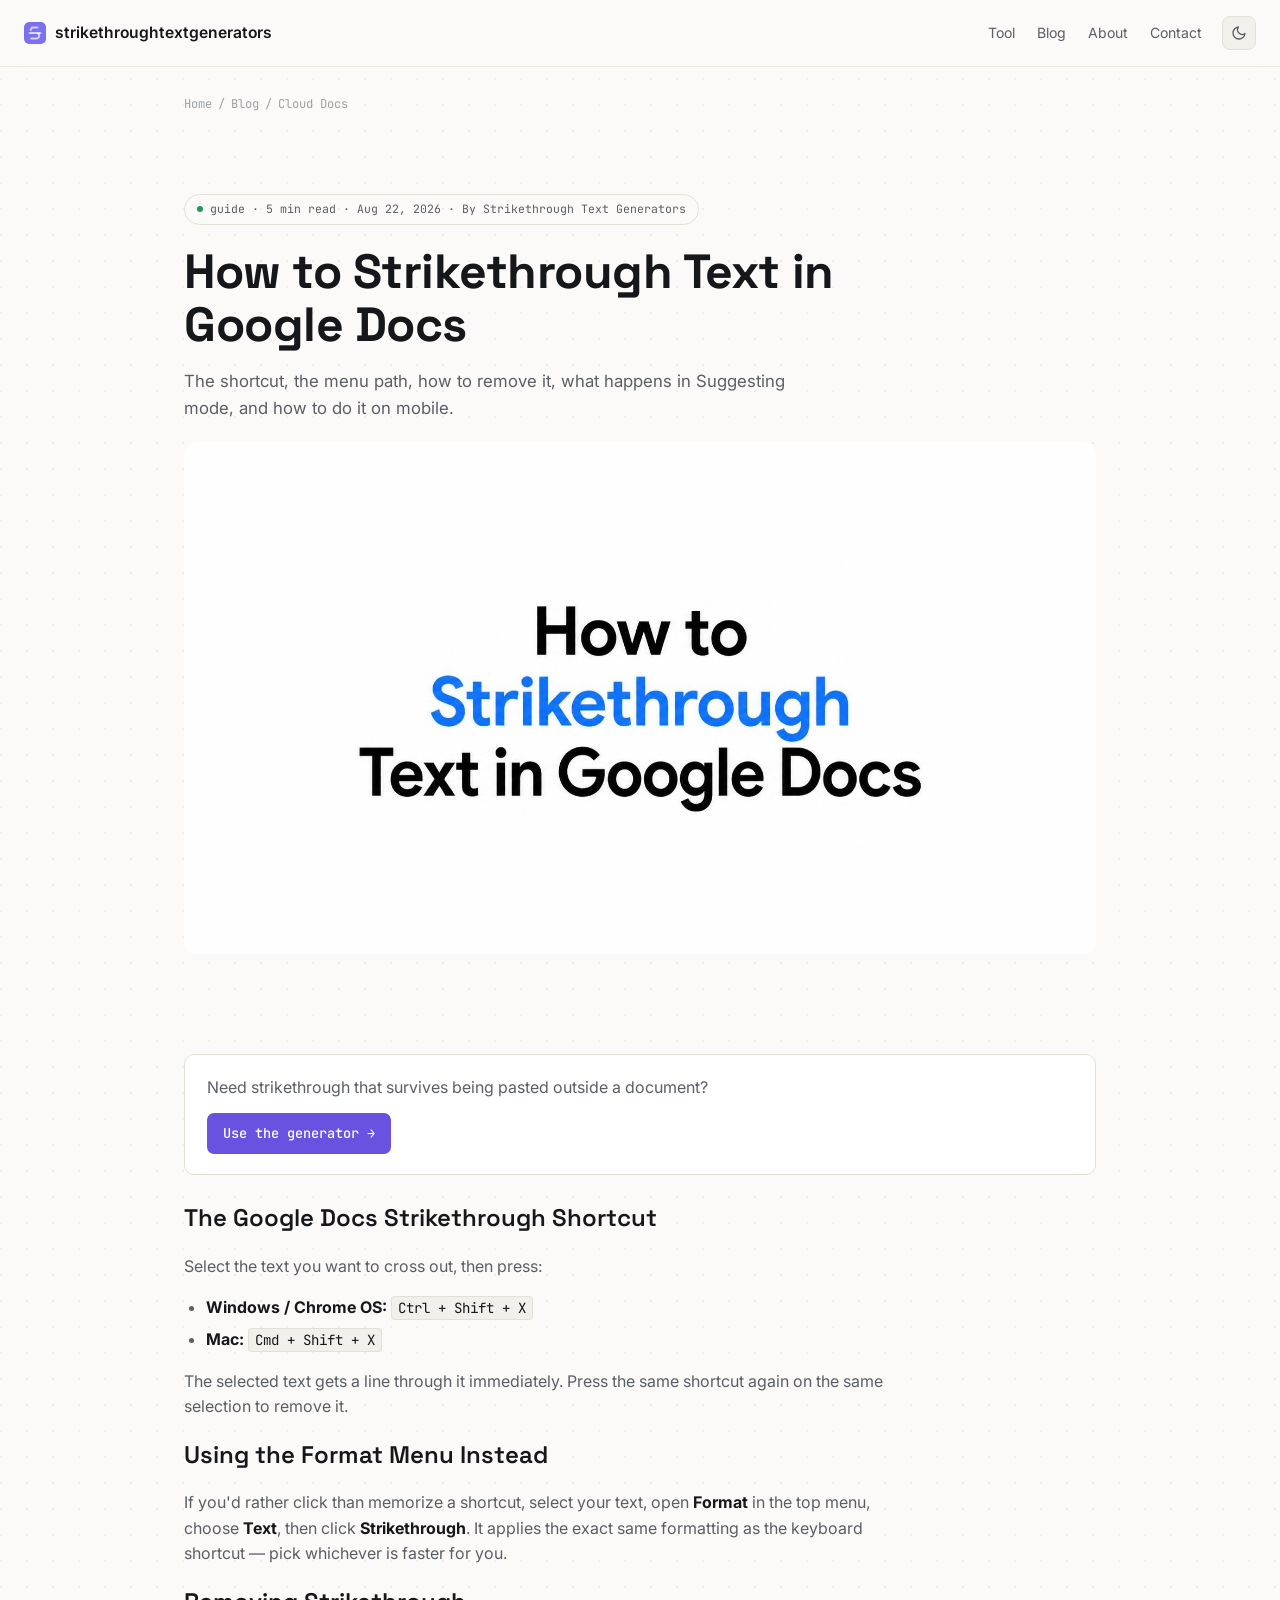
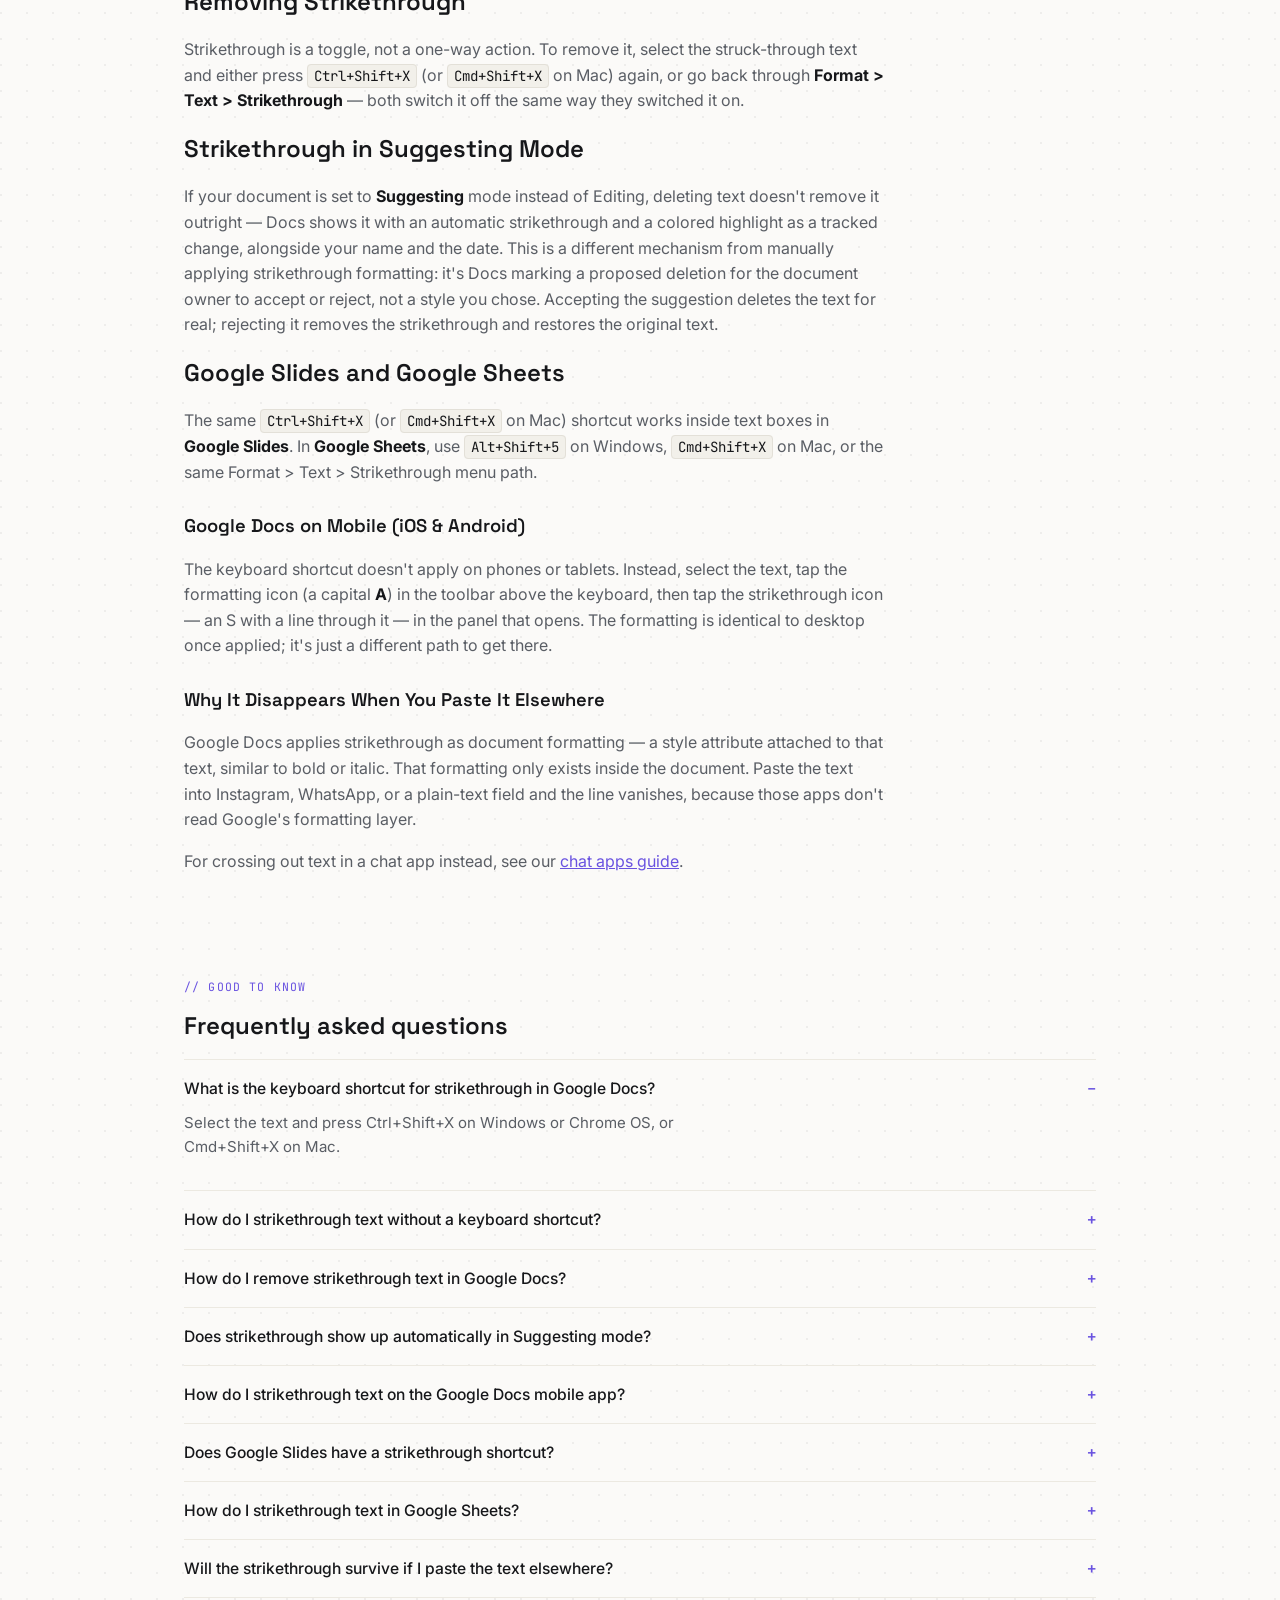
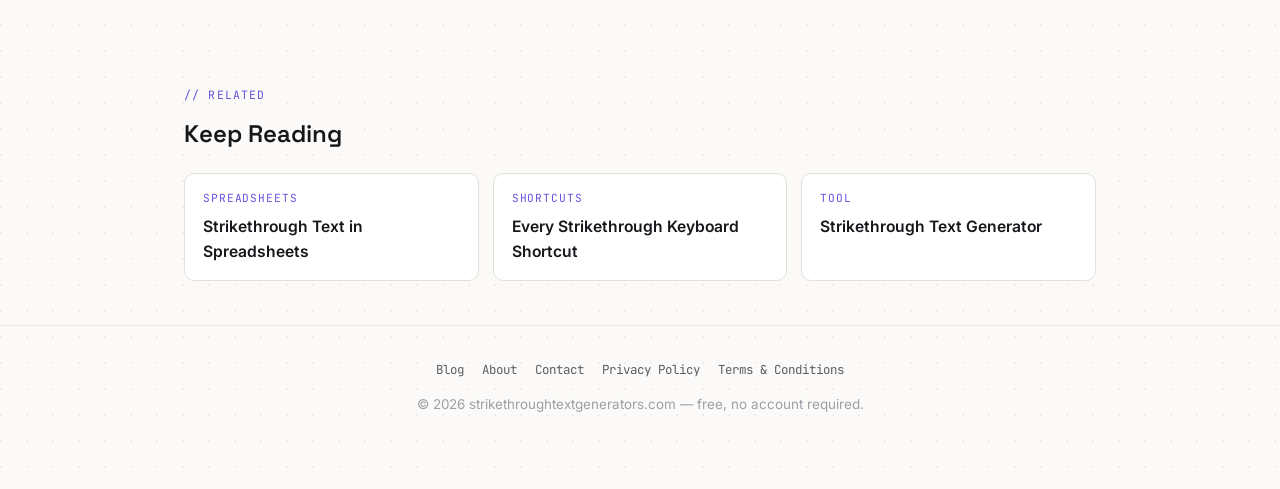
<file: blog/strikethrough-text-cloud-docs/index.html>
<!DOCTYPE html>
<html lang="en">
<head>
<meta charset="UTF-8">
  <!-- Google Tag Manager -->
<script>(function(w,d,s,l,i){w[l]=w[l]||[];w[l].push({'gtm.start':
new Date().getTime(),event:'gtm.js'});var f=d.getElementsByTagName(s)[0],
j=d.createElement(s),dl=l!='dataLayer'?'&l='+l:'';j.async=true;j.src=
'https://www.googletagmanager.com/gtm.js?id='+i+dl;f.parentNode.insertBefore(j,f);
})(window,document,'script','dataLayer','GTM-W62FLDHG');</script>
<!-- End Google Tag Manager -->
<meta name="viewport" content="width=device-width, initial-scale=1.0">
<title>How to Strikethrough Text in Google Docs (Shortcut + Menu)</title>
<meta name="description" content="Every way to strikethrough text in Google Docs — the Ctrl+Shift+X shortcut, the Format menu, removing it, Suggesting mode, and the mobile app — plus Slides and Sheets.">
<meta name="robots" content="index, follow">
<link rel="canonical" href="https://strikethroughtextgenerators.com/blog/strikethrough-text-cloud-docs/">
<link rel="icon" type="image/png" href="/favicon-96x96.png" sizes="96x96" />
<link rel="icon" type="image/svg+xml" href="/favicon.svg" />
<link rel="shortcut icon" href="/favicon.ico" />
<link rel="apple-touch-icon" sizes="180x180" href="/apple-touch-icon.png" />
<meta name="apple-mobile-web-app-title" content="strikethroughtextgenerators" />
<link rel="manifest" href="/site.webmanifest" />

<meta property="og:type" content="article">
<meta property="og:title" content="How to Strikethrough Text in Google Docs (Shortcut + Menu)">
<meta property="og:description" content="The keyboard shortcut, menu path, removal, Suggesting mode, and mobile app instructions for strikethrough in Google Docs.">
<meta property="og:url" content="https://strikethroughtextgenerators.com/blog/strikethrough-text-cloud-docs/">
<meta property="og:site_name" content="Strikethrough Text Generators">
<meta property="og:image" content="https://strikethroughtextgenerators.com/assets/images/blog/how-to-strikethrough-text-in-google-docs.jpg">

<meta name="twitter:card" content="summary_large_image">
<meta name="twitter:title" content="How to Strikethrough Text in Google Docs">
<meta name="twitter:description" content="The shortcut, menu path, and mobile instructions, explained.">
<meta name="twitter:image" content="https://strikethroughtextgenerators.com/assets/images/blog/how-to-strikethrough-text-in-google-docs.jpg">

<script>(function(){try{if(localStorage.getItem('stg-theme')==='dark'){document.documentElement.setAttribute('data-theme','dark');}}catch(e){}})();</script>

<script type="application/ld+json">
{ "@context":"https://schema.org","@type":"BreadcrumbList","itemListElement":[
  {"@type":"ListItem","position":1,"name":"Home","item":"https://strikethroughtextgenerators.com/"},
  {"@type":"ListItem","position":2,"name":"Blog","item":"https://strikethroughtextgenerators.com/blog/"},
  {"@type":"ListItem","position":3,"name":"Strikethrough Text in Cloud Docs","item":"https://strikethroughtextgenerators.com/blog/strikethrough-text-cloud-docs/"}
]}
</script>
<script type="application/ld+json">
{ "@context":"https://schema.org","@type":"BlogPosting",
  "headline":"How to Strikethrough Text in Google Docs (Shortcut + Menu)",
  "description":"Every way to strikethrough text in Google Docs, including removal, Suggesting mode, and the mobile app.",
  "image":"https://strikethroughtextgenerators.com/assets/images/blog/how-to-strikethrough-text-in-google-docs.jpg",
  "author":{"@type":"Organization","name":"Strikethrough Text Generators"},
  "publisher":{"@type":"Organization","name":"Strikethrough Text Generators","url":"https://strikethroughtextgenerators.com/"},
  "mainEntityOfPage":"https://strikethroughtextgenerators.com/blog/strikethrough-text-cloud-docs/",
  "datePublished":"2026-08-22","dateModified":"2026-08-23" }
</script>
<script type="application/ld+json">
{ "@context":"https://schema.org","@type":"FAQPage","mainEntity":[
  {"@type":"Question","name":"What is the keyboard shortcut for strikethrough in Google Docs?","acceptedAnswer":{"@type":"Answer","text":"Select the text and press Ctrl+Shift+X on Windows or Chrome OS, or Cmd+Shift+X on Mac."}},
  {"@type":"Question","name":"How do I strikethrough text in Google Docs without a keyboard shortcut?","acceptedAnswer":{"@type":"Answer","text":"Select the text, open the Format menu, choose Text, then Strikethrough. This applies the same formatting as the keyboard shortcut."}},
  {"@type":"Question","name":"How do I remove strikethrough text in Google Docs?","acceptedAnswer":{"@type":"Answer","text":"Select the struck-through text and press the same shortcut again, Ctrl+Shift+X (or Cmd+Shift+X on Mac), or open Format > Text > Strikethrough to toggle it off — it works as an on/off switch either way."}},
  {"@type":"Question","name":"Does strikethrough show up automatically in Suggesting mode?","acceptedAnswer":{"@type":"Answer","text":"Yes. When Suggesting mode is on and you delete text, Docs automatically shows the deleted portion with a strikethrough and colored text as a tracked suggestion, rather than removing it outright. This is separate from manually applying strikethrough formatting."}},
  {"@type":"Question","name":"How do I strikethrough text on the Google Docs mobile app?","acceptedAnswer":{"@type":"Answer","text":"Select the text, tap the formatting (A) icon in the toolbar, then tap the S with a line through it. There's no keyboard shortcut on mobile since it relies on the on-screen toolbar."}},
  {"@type":"Question","name":"Does Google Slides have a strikethrough shortcut?","acceptedAnswer":{"@type":"Answer","text":"Yes, the same Ctrl+Shift+X (or Cmd+Shift+X on Mac) shortcut works inside text boxes in Google Slides."}},
  {"@type":"Question","name":"How do I strikethrough text in Google Sheets?","acceptedAnswer":{"@type":"Answer","text":"Select the cell or text, then press Alt+Shift+5 on Windows or Cmd+Shift+X on Mac, or use Format > Text > Strikethrough from the menu."}},
  {"@type":"Question","name":"Will Google Docs strikethrough formatting show up if I paste the text elsewhere?","acceptedAnswer":{"@type":"Answer","text":"No — Docs applies strikethrough as document formatting, which is stripped out when pasted into apps that don't read that formatting, like most social media and messaging apps. Use a Unicode strikethrough generator if you need it to survive outside the document."}}
]}
</script>

<link rel="preconnect" href="https://fonts.googleapis.com">
<link rel="preconnect" href="https://fonts.gstatic.com" crossorigin>
<link href="https://fonts.googleapis.com/css2?family=Space+Grotesk:wght@500;600;700&family=Inter:wght@400;500;600&family=JetBrains+Mono:wght@400;500&display=swap" rel="stylesheet">
<link rel="stylesheet" href="/assets/css/style.css">
</head>
<body>
  <!-- Google Tag Manager (noscript) -->
<noscript><iframe src="https://www.googletagmanager.com/ns.html?id=GTM-W62FLDHG"
height="0" width="0" style="display:none;visibility:hidden"></iframe></noscript>
<!-- End Google Tag Manager (noscript) -->

<header class="top">
  <a class="brand" href="/"><img src="/favicon-96x96.png" alt="Strikethrough Text Generators logo" width="22" height="22" style="border-radius:5px;display:block;"><span class="brand-text">strikethroughtextgenerators</span></a>
  <div class="header-right">
    <button class="mobile-menu-btn" id="mobileMenuToggle" type="button" aria-label="Menu" aria-expanded="false">
  <svg viewBox="0 0 24 24" fill="none" stroke="currentColor" stroke-width="2" stroke-linecap="round"><path d="M3 6h18M3 12h18M3 18h18"/></svg>
</button>
    <nav class="top-links"><a href="/#tool">Tool</a><a href="/blog/">Blog</a><a href="/about/">About</a><a href="/contact/">Contact</a></nav>
    <button class="theme-toggle" id="themeToggle" type="button" aria-label="Toggle dark mode" aria-pressed="false">
      <svg class="icon-moon" viewBox="0 0 24 24" fill="none" stroke="currentColor" stroke-width="2" stroke-linecap="round" stroke-linejoin="round"><path d="M21 12.79A9 9 0 1 1 11.21 3 7 7 0 0 0 21 12.79z"/></svg>
      <svg class="icon-sun" viewBox="0 0 24 24" fill="none" stroke="currentColor" stroke-width="2" stroke-linecap="round" stroke-linejoin="round"><circle cx="12" cy="12" r="4"/><path d="M12 2v2M12 20v2M4.93 4.93l1.41 1.41M17.66 17.66l1.41 1.41M2 12h2M20 12h2M6.34 17.66l-1.41 1.41M19.07 4.93l-1.41 1.41"/></svg>
    </button>
  </div>
</header>

<div class="wrap">
  <p class="breadcrumb"><a href="/">Home</a><span class="sep">/</span><a href="/blog/">Blog</a><span class="sep">/</span>Cloud Docs</p>
  <section class="hero" style="text-align:left; padding-left:0; padding-right:0;">
    <p class="badge"><span class="dot"></span>guide · 5 min read · Aug 22, 2026 · By Strikethrough Text Generators</p>
    <h1 style="margin-left:0;">How to Strikethrough Text in Google Docs</h1>
    <p class="lede" style="margin-left:0;">The shortcut, the menu path, how to remove it, what happens in Suggesting mode, and how to do it on mobile.</p>
    <img src="/assets/images/blog/how-to-strikethrough-text-in-google-docs.jpg" alt="How to strikethrough text in Discord" width="800" height="450" loading="lazy" style="width:100%;height:auto;border-radius:12px;margin-top:20px;">
  </section>
</div>

<main>
  <div class="wrap">
    <section class="section">
      <div class="callout">
        <p>Need strikethrough that survives being pasted outside a document?</p>
        <a class="btn" href="/#tool">Use the generator →</a>
      </div>
      <h2>The Google Docs Strikethrough Shortcut</h2>
      <p>Select the text you want to cross out, then press:</p>
      <ul>
        <li><strong>Windows / Chrome OS:</strong> <code>Ctrl + Shift + X</code></li>
        <li><strong>Mac:</strong> <code>Cmd + Shift + X</code></li>
      </ul>
      <p>The selected text gets a line through it immediately. Press the same shortcut again on the same selection to remove it.</p>

      <h2>Using the Format Menu Instead</h2>
      <p>If you'd rather click than memorize a shortcut, select your text, open <strong>Format</strong> in the top menu, choose <strong>Text</strong>, then click <strong>Strikethrough</strong>. It applies the exact same formatting as the keyboard shortcut — pick whichever is faster for you.</p>

      <h2>Removing Strikethrough</h2>
      <p>Strikethrough is a toggle, not a one-way action. To remove it, select the struck-through text and either press <code>Ctrl+Shift+X</code> (or <code>Cmd+Shift+X</code> on Mac) again, or go back through <strong>Format &gt; Text &gt; Strikethrough</strong> — both switch it off the same way they switched it on.</p>

      <h2>Strikethrough in Suggesting Mode</h2>
      <p>If your document is set to <strong>Suggesting</strong> mode instead of Editing, deleting text doesn't remove it outright — Docs shows it with an automatic strikethrough and a colored highlight as a tracked change, alongside your name and the date. This is a different mechanism from manually applying strikethrough formatting: it's Docs marking a proposed deletion for the document owner to accept or reject, not a style you chose. Accepting the suggestion deletes the text for real; rejecting it removes the strikethrough and restores the original text.</p>

      <h2>Google Slides and Google Sheets</h2>
      <p>The same <code>Ctrl+Shift+X</code> (or <code>Cmd+Shift+X</code> on Mac) shortcut works inside text boxes in <strong>Google Slides</strong>. In <strong>Google Sheets</strong>, use <code>Alt+Shift+5</code> on Windows, <code>Cmd+Shift+X</code> on Mac, or the same Format &gt; Text &gt; Strikethrough menu path.</p>

      <h3>Google Docs on Mobile (iOS &amp; Android)</h3>
      <p>The keyboard shortcut doesn't apply on phones or tablets. Instead, select the text, tap the formatting icon (a capital <strong>A</strong>) in the toolbar above the keyboard, then tap the strikethrough icon — an S with a line through it — in the panel that opens. The formatting is identical to desktop once applied; it's just a different path to get there.</p>

      <h3>Why It Disappears When You Paste It Elsewhere</h3>
      <p>Google Docs applies strikethrough as document formatting — a style attribute attached to that text, similar to bold or italic. That formatting only exists inside the document. Paste the text into Instagram, WhatsApp, or a plain-text field and the line vanishes, because those apps don't read Google's formatting layer.</p>
      <p>For crossing out text in a chat app instead, see our <a href="/blog/strikethrough-text-chat-platforms/">chat apps guide</a>.</p>
    </section>

    <section class="section" id="faq">
      <p class="eyebrow">// good to know</p>
      <h2>Frequently asked questions</h2>
      <details class="faq-item" open><summary>What is the keyboard shortcut for strikethrough in Google Docs?</summary><p class="a">Select the text and press Ctrl+Shift+X on Windows or Chrome OS, or Cmd+Shift+X on Mac.</p></details>
      <details class="faq-item"><summary>How do I strikethrough text without a keyboard shortcut?</summary><p class="a">Select the text, open Format, choose Text, then click Strikethrough.</p></details>
      <details class="faq-item"><summary>How do I remove strikethrough text in Google Docs?</summary><p class="a">Select the text and press the same shortcut again, or use Format > Text > Strikethrough to toggle it off.</p></details>
      <details class="faq-item"><summary>Does strikethrough show up automatically in Suggesting mode?</summary><p class="a">Yes — deleted text appears struck through and highlighted as a tracked suggestion until it's accepted or rejected.</p></details>
      <details class="faq-item"><summary>How do I strikethrough text on the Google Docs mobile app?</summary><p class="a">Select the text, tap the formatting (A) icon, then tap the strikethrough icon in the toolbar that opens.</p></details>
      <details class="faq-item"><summary>Does Google Slides have a strikethrough shortcut?</summary><p class="a">Yes, the same Ctrl+Shift+X (or Cmd+Shift+X on Mac) shortcut works inside text boxes.</p></details>
      <details class="faq-item"><summary>How do I strikethrough text in Google Sheets?</summary><p class="a">Press Alt+Shift+5 on Windows or Cmd+Shift+X on Mac, or use Format > Text > Strikethrough.</p></details>
      <details class="faq-item"><summary>Will the strikethrough survive if I paste the text elsewhere?</summary><p class="a">No — it's document formatting, stripped out by apps that don't read it. Use a Unicode strikethrough generator if you need it to travel.</p></details>
    </section>

    <section class="section">
      <p class="eyebrow">// related</p>
      <h2>Keep Reading</h2>
      <div class="related-grid">
        <a class="related-card" href="/blog/strikethrough-text-spreadsheets/"><div class="k">Spreadsheets</div><div class="t">Strikethrough Text in Spreadsheets</div></a>
        <a class="related-card" href="/blog/strikethrough-text-keyboard-shortcuts/"><div class="k">Shortcuts</div><div class="t">Every Strikethrough Keyboard Shortcut</div></a>
        <a class="related-card" href="/"><div class="k">Tool</div><div class="t">Strikethrough Text Generator</div></a>
      </div>
    </section>
  </div>
</main>

<footer class="site-footer">
  <div class="foot-links"><a href="/blog/">Blog</a><a href="/about/">About</a><a href="/contact/">Contact</a><a href="/privacy/">Privacy Policy</a><a href="/terms/">Terms &amp; Conditions</a></div>
  <p>© 2026 strikethroughtextgenerators.com — free, no account required.</p>
</footer>

<script src="/assets/js/theme.js"></script>
</body>
</html>
</file>
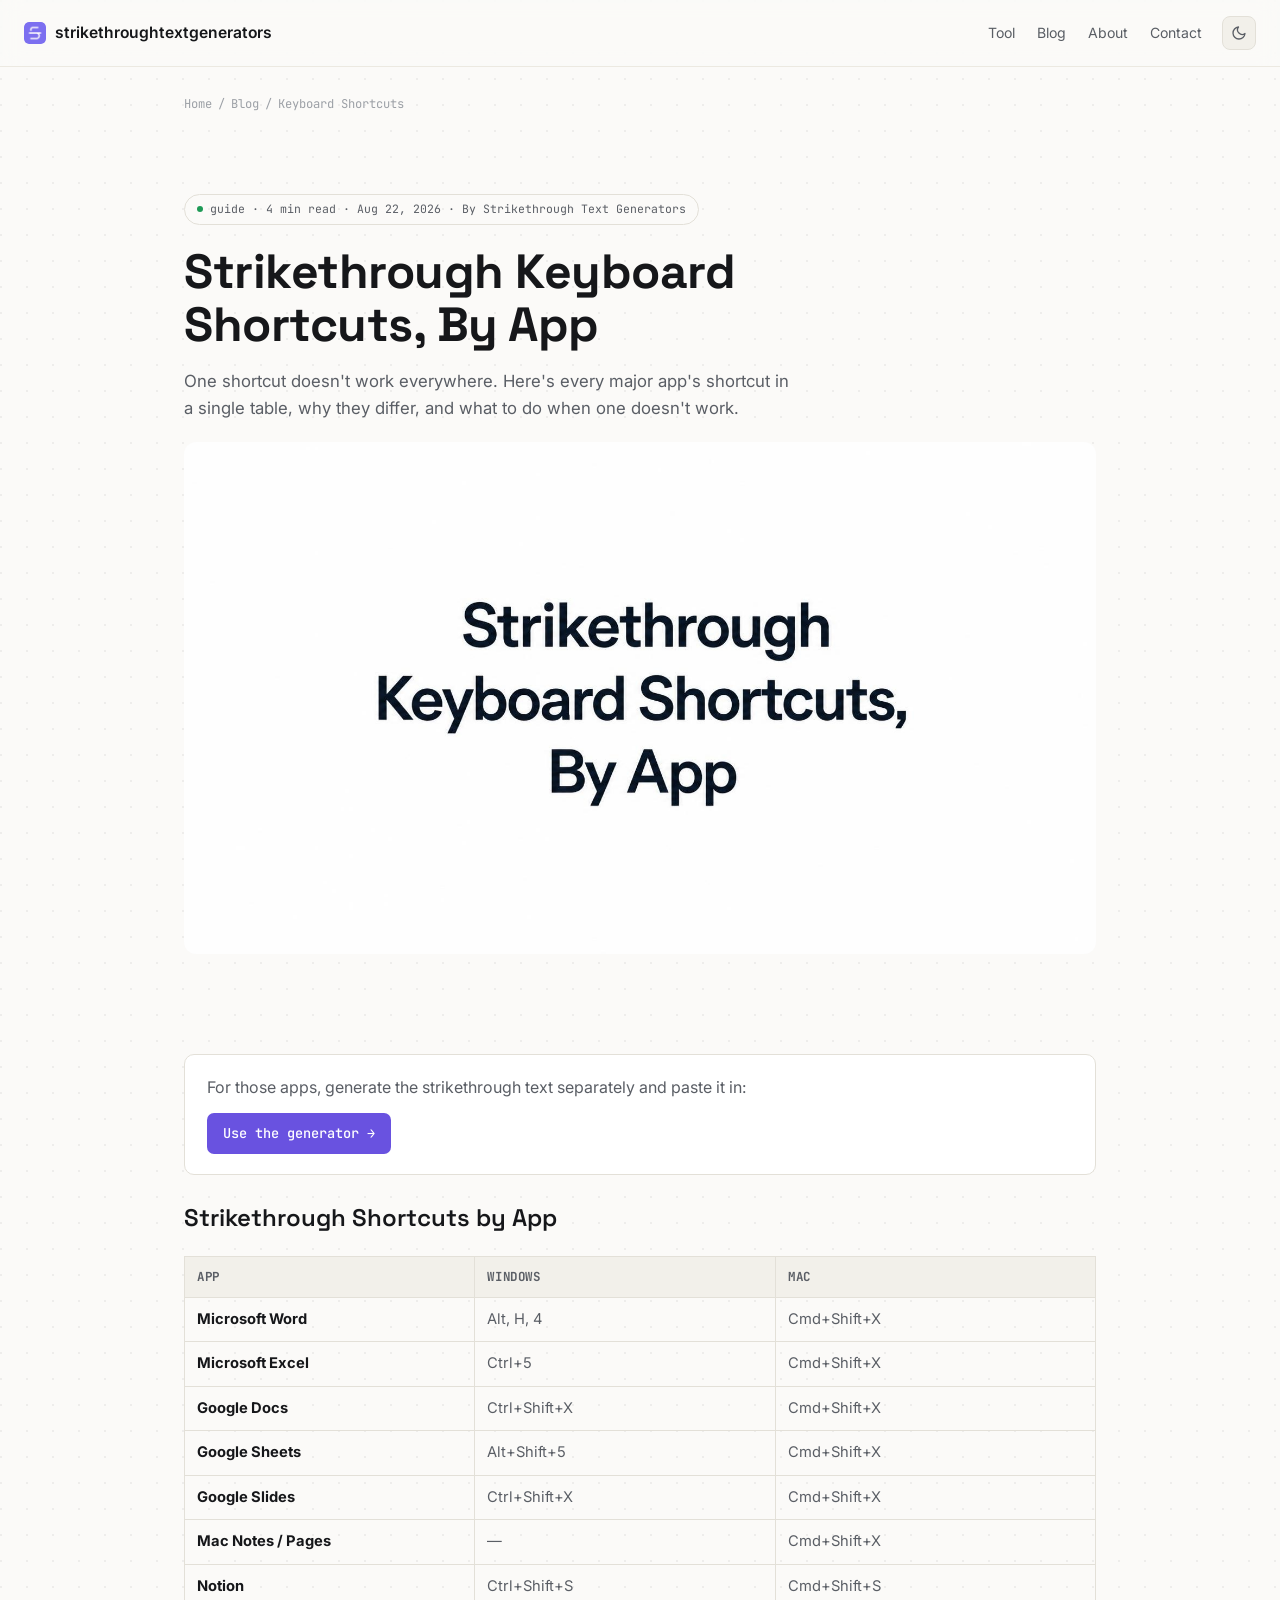
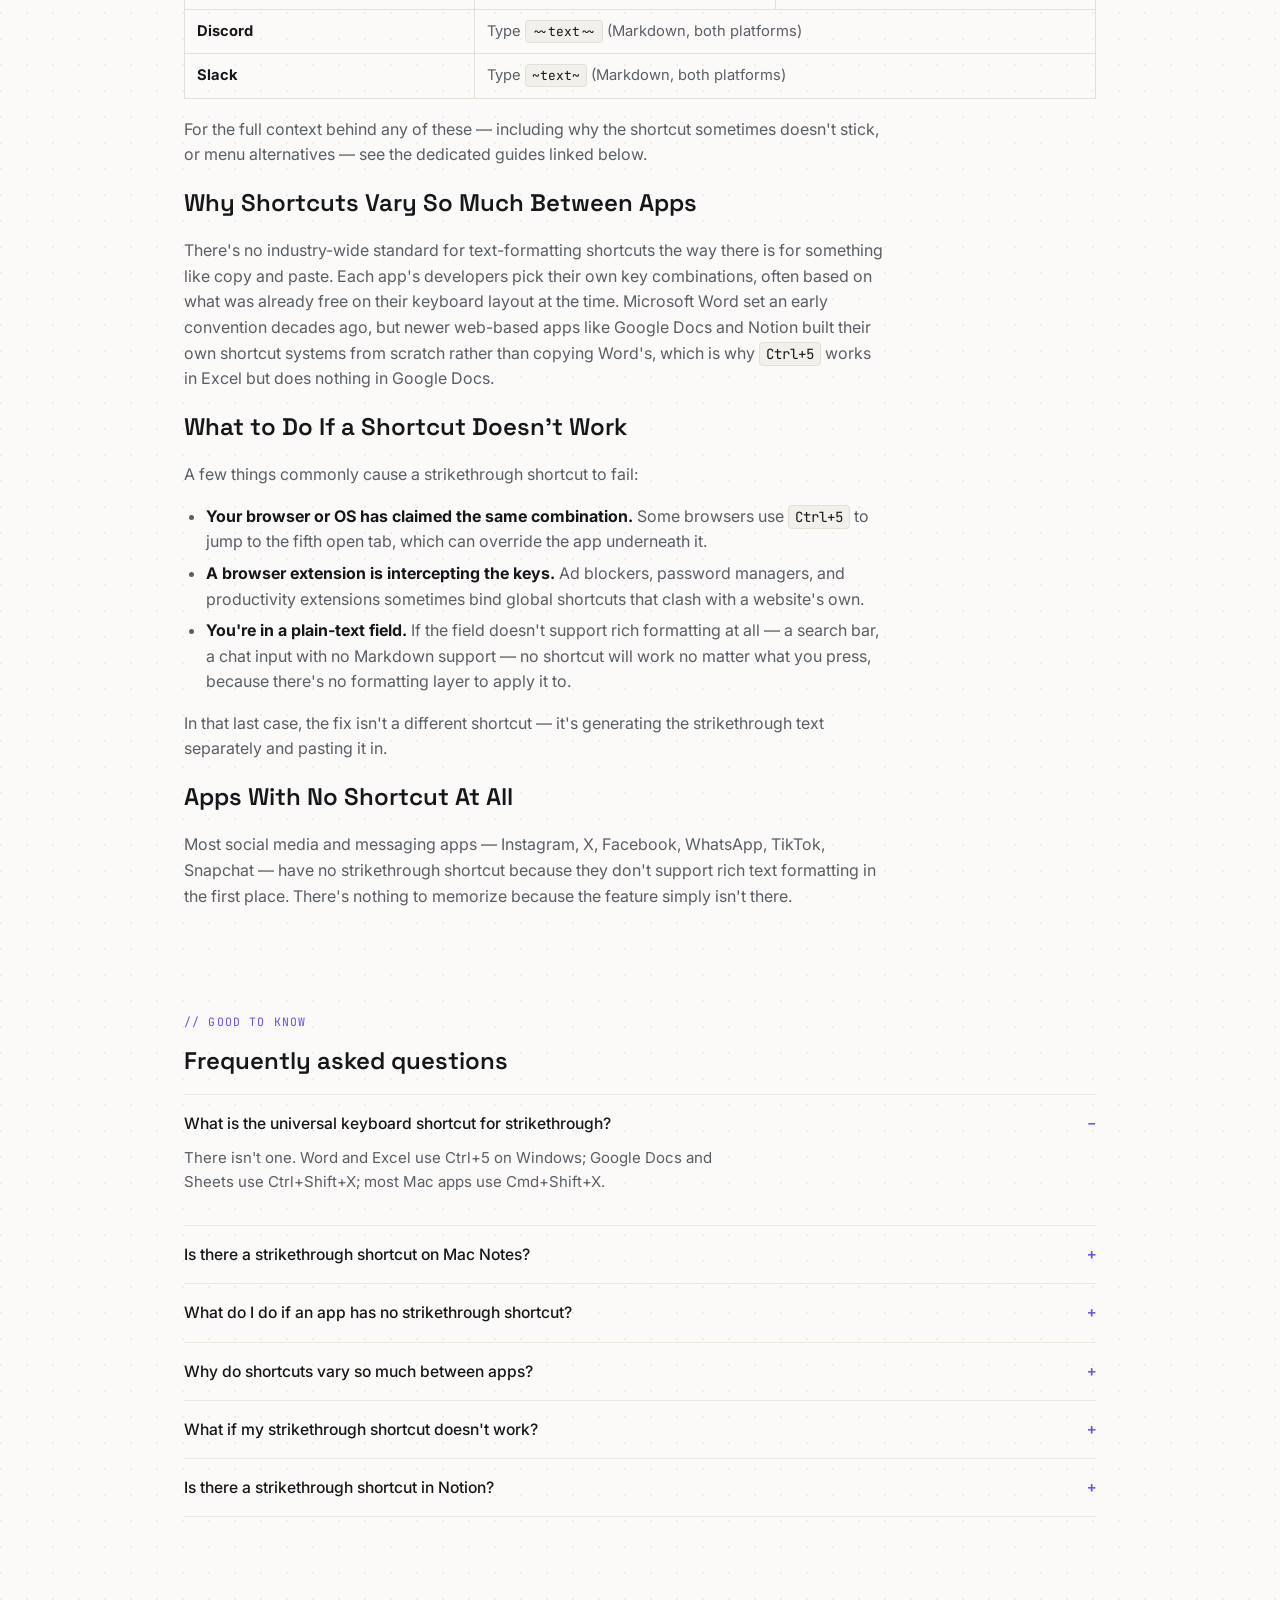
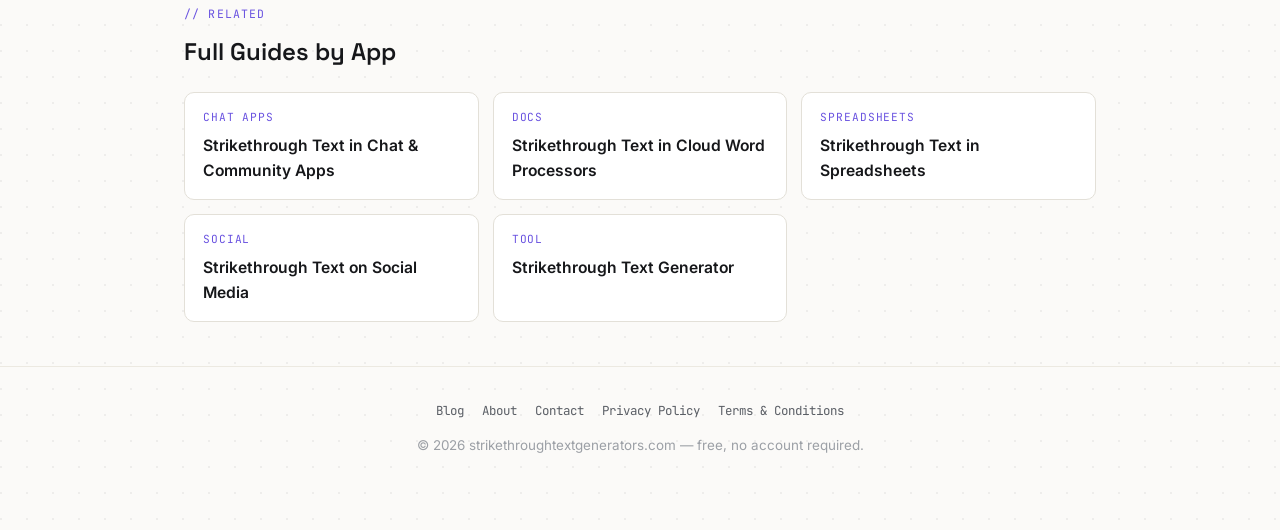
<file: blog/strikethrough-text-keyboard-shortcuts/index.html>
<!DOCTYPE html>
<html lang="en">
<head>
<meta charset="UTF-8">
  <!-- Google Tag Manager -->
<script>(function(w,d,s,l,i){w[l]=w[l]||[];w[l].push({'gtm.start':
new Date().getTime(),event:'gtm.js'});var f=d.getElementsByTagName(s)[0],
j=d.createElement(s),dl=l!='dataLayer'?'&l='+l:'';j.async=true;j.src=
'https://www.googletagmanager.com/gtm.js?id='+i+dl;f.parentNode.insertBefore(j,f);
})(window,document,'script','dataLayer','GTM-W62FLDHG');</script>
<!-- End Google Tag Manager -->
<meta name="viewport" content="width=device-width, initial-scale=1.0">
<title>Strikethrough Text Keyboard Shortcuts for Word, Excel, Docs, Mac & Windows</title>
<meta name="description" content="Every strikethrough keyboard shortcut in one table — Word, Excel, Google Docs, Sheets, Notion, Mac, and Windows — plus why shortcuts vary and what to do when one doesn't work.">
<meta name="robots" content="index, follow">
<link rel="canonical" href="https://strikethroughtextgenerators.com/blog/strikethrough-text-keyboard-shortcuts/">
<link rel="icon" type="image/png" href="/favicon-96x96.png" sizes="96x96" />
<link rel="icon" type="image/svg+xml" href="/favicon.svg" />
<link rel="shortcut icon" href="/favicon.ico" />
<link rel="apple-touch-icon" sizes="180x180" href="/apple-touch-icon.png" />
<meta name="apple-mobile-web-app-title" content="strikethroughtextgenerators" />
<link rel="manifest" href="/site.webmanifest" />

<meta property="og:type" content="article">
<meta property="og:title" content="Strikethrough Text Keyboard Shortcuts for Word, Excel, Docs, Mac & Windows">
<meta property="og:description" content="Every strikethrough keyboard shortcut, in one table, plus troubleshooting for when one doesn't work.">
<meta property="og:url" content="https://strikethroughtextgenerators.com/blog/strikethrough-text-keyboard-shortcuts/">
<meta property="og:site_name" content="Strikethrough Text Generators">
<meta property="og:image" content="https://strikethroughtextgenerators.com/assets/images/blog/strikethrough-keyboard-shortcuts-by-app.jpg">

<meta name="twitter:card" content="summary_large_image">
<meta name="twitter:title" content="Strikethrough Text Keyboard Shortcuts">
<meta name="twitter:description" content="Every app's shortcut in one table.">
<meta name="twitter:image" content="https://strikethroughtextgenerators.com/assets/images/blog/strikethrough-keyboard-shortcuts-by-app.jpg">

<script>(function(){try{if(localStorage.getItem('stg-theme')==='dark'){document.documentElement.setAttribute('data-theme','dark');}}catch(e){}})();</script>

<script type="application/ld+json">
{ "@context":"https://schema.org","@type":"BreadcrumbList","itemListElement":[
  {"@type":"ListItem","position":1,"name":"Home","item":"https://strikethroughtextgenerators.com/"},
  {"@type":"ListItem","position":2,"name":"Blog","item":"https://strikethroughtextgenerators.com/blog/"},
  {"@type":"ListItem","position":3,"name":"Keyboard Shortcuts","item":"https://strikethroughtextgenerators.com/blog/strikethrough-text-keyboard-shortcuts/"}
]}
</script>
<script type="application/ld+json">
{ "@context":"https://schema.org","@type":"BlogPosting",
  "headline":"Strikethrough Text Keyboard Shortcuts for Word, Excel, Docs, Mac & Windows",
  "description":"Every strikethrough keyboard shortcut in one table, plus why they vary and troubleshooting steps.",
  "image":"https://strikethroughtextgenerators.com/assets/images/blog/strikethrough-keyboard-shortcuts-by-app.jpg",
  "author":{"@type":"Organization","name":"Strikethrough Text Generators"},
  "publisher":{"@type":"Organization","name":"Strikethrough Text Generators","url":"https://strikethroughtextgenerators.com/"},
  "mainEntityOfPage":"https://strikethroughtextgenerators.com/blog/strikethrough-text-keyboard-shortcuts/",
  "datePublished":"2026-08-22","dateModified":"2026-08-23" }
</script>
<script type="application/ld+json">
{ "@context":"https://schema.org","@type":"FAQPage","mainEntity":[
  {"@type":"Question","name":"What is the universal keyboard shortcut for strikethrough?","acceptedAnswer":{"@type":"Answer","text":"There isn't one — it varies by app. Microsoft Word and Excel use Ctrl+5 on Windows; Google Docs and Sheets use Ctrl+Shift+X; most Mac apps that support it use Cmd+Shift+X."}},
  {"@type":"Question","name":"Is there a strikethrough shortcut on the Mac Notes app?","acceptedAnswer":{"@type":"Answer","text":"Yes — select the text and press Cmd+Shift+X, or use the formatting menu (Format > Font > Strikethrough)."}},
  {"@type":"Question","name":"What do I do if an app has no strikethrough shortcut at all?","acceptedAnswer":{"@type":"Answer","text":"Most social media, messaging, and plain-text apps have no formatting shortcut because they don't support rich text at all. In those cases, generate strikethrough text separately with a Unicode-based tool and paste it in."}},
  {"@type":"Question","name":"Why do strikethrough shortcuts vary so much between apps?","acceptedAnswer":{"@type":"Answer","text":"Each app's developers choose their own keyboard shortcuts independently, and there's no industry-wide standard for text formatting shortcuts the way there is for copy and paste. Older apps like Word set early conventions that newer web apps didn't always follow."}},
  {"@type":"Question","name":"What if my strikethrough shortcut doesn't work?","acceptedAnswer":{"@type":"Answer","text":"Check whether your browser or operating system is intercepting the key combination for something else, whether a browser extension has claimed the same shortcut, or whether you're in a text field that doesn't support rich formatting at all — in that last case, no shortcut will work and you'll need a Unicode generator instead."}},
  {"@type":"Question","name":"Is there a strikethrough shortcut in Notion?","acceptedAnswer":{"@type":"Answer","text":"Yes — select the text and press Cmd+Shift+S on Mac or Ctrl+Shift+S on Windows, or type a tilde on each side of the word, like ~text~, and Notion converts it automatically."}}
]}
</script>

<link rel="preconnect" href="https://fonts.googleapis.com">
<link rel="preconnect" href="https://fonts.gstatic.com" crossorigin>
<link href="https://fonts.googleapis.com/css2?family=Space+Grotesk:wght@500;600;700&family=Inter:wght@400;500;600&family=JetBrains+Mono:wght@400;500&display=swap" rel="stylesheet">
<link rel="stylesheet" href="/assets/css/style.css">
</head>
<body>
  <!-- Google Tag Manager (noscript) -->
<noscript><iframe src="https://www.googletagmanager.com/ns.html?id=GTM-W62FLDHG"
height="0" width="0" style="display:none;visibility:hidden"></iframe></noscript>
<!-- End Google Tag Manager (noscript) -->

<header class="top">
  <a class="brand" href="/"><img src="/favicon-96x96.png" alt="Strikethrough Text Generators logo" width="22" height="22" style="border-radius:5px;display:block;"><span class="brand-text">strikethroughtextgenerators</span></a>
  <div class="header-right">
    <button class="mobile-menu-btn" id="mobileMenuToggle" type="button" aria-label="Menu" aria-expanded="false">
  <svg viewBox="0 0 24 24" fill="none" stroke="currentColor" stroke-width="2" stroke-linecap="round"><path d="M3 6h18M3 12h18M3 18h18"/></svg>
</button>
    <nav class="top-links"><a href="/#tool">Tool</a><a href="/blog/">Blog</a><a href="/about/">About</a><a href="/contact/">Contact</a></nav>
    <button class="theme-toggle" id="themeToggle" type="button" aria-label="Toggle dark mode" aria-pressed="false">
      <svg class="icon-moon" viewBox="0 0 24 24" fill="none" stroke="currentColor" stroke-width="2" stroke-linecap="round" stroke-linejoin="round"><path d="M21 12.79A9 9 0 1 1 11.21 3 7 7 0 0 0 21 12.79z"/></svg>
      <svg class="icon-sun" viewBox="0 0 24 24" fill="none" stroke="currentColor" stroke-width="2" stroke-linecap="round" stroke-linejoin="round"><circle cx="12" cy="12" r="4"/><path d="M12 2v2M12 20v2M4.93 4.93l1.41 1.41M17.66 17.66l1.41 1.41M2 12h2M20 12h2M6.34 17.66l-1.41 1.41M19.07 4.93l-1.41 1.41"/></svg>
    </button>
  </div>
</header>

<div class="wrap">
  <p class="breadcrumb"><a href="/">Home</a><span class="sep">/</span><a href="/blog/">Blog</a><span class="sep">/</span>Keyboard Shortcuts</p>
  <section class="hero" style="text-align:left; padding-left:0; padding-right:0;">
    <p class="badge"><span class="dot"></span>guide · 4 min read · Aug 22, 2026 · By Strikethrough Text Generators</p>
    <h1 style="margin-left:0;">Strikethrough Keyboard Shortcuts, By App</h1>
    <p class="lede" style="margin-left:0;">One shortcut doesn't work everywhere. Here's every major app's shortcut in a single table, why they differ, and what to do when one doesn't work.</p>
    <img src="/assets/images/blog/strikethrough-keyboard-shortcuts-by-app.jpg" alt="How to strikethrough text in Discord" width="800" height="450" loading="lazy" style="width:100%;height:auto;border-radius:12px;margin-top:20px;">
  </section>
</div>

<main>
  <div class="wrap">
    <section class="section">
      <div class="callout">
        <p>For those apps, generate the strikethrough text separately and paste it in:</p>
        <a class="btn" href="/#tool">Use the generator →</a>
      </div>
      <h2>Strikethrough Shortcuts by App</h2>
      <table class="shortcut-table">
        <thead><tr><th>App</th><th>Windows</th><th>Mac</th></tr></thead>
        <tbody>
          <tr><td><strong>Microsoft Word</strong></td><td>Alt, H, 4</td><td>Cmd+Shift+X</td></tr>
          <tr><td><strong>Microsoft Excel</strong></td><td>Ctrl+5</td><td>Cmd+Shift+X</td></tr>
          <tr><td><strong>Google Docs</strong></td><td>Ctrl+Shift+X</td><td>Cmd+Shift+X</td></tr>
          <tr><td><strong>Google Sheets</strong></td><td>Alt+Shift+5</td><td>Cmd+Shift+X</td></tr>
          <tr><td><strong>Google Slides</strong></td><td>Ctrl+Shift+X</td><td>Cmd+Shift+X</td></tr>
          <tr><td><strong>Mac Notes / Pages</strong></td><td>—</td><td>Cmd+Shift+X</td></tr>
          <tr><td><strong>Notion</strong></td><td>Ctrl+Shift+S</td><td>Cmd+Shift+S</td></tr>
          <tr><td><strong>Discord</strong></td><td colspan="2">Type <code>~~text~~</code> (Markdown, both platforms)</td></tr>
          <tr><td><strong>Slack</strong></td><td colspan="2">Type <code>~text~</code> (Markdown, both platforms)</td></tr>
        </tbody>
      </table>
      <p>For the full context behind any of these — including why the shortcut sometimes doesn't stick, or menu alternatives — see the dedicated guides linked below.</p>

      <h2>Why Shortcuts Vary So Much Between Apps</h2>
      <p>There's no industry-wide standard for text-formatting shortcuts the way there is for something like copy and paste. Each app's developers pick their own key combinations, often based on what was already free on their keyboard layout at the time. Microsoft Word set an early convention decades ago, but newer web-based apps like Google Docs and Notion built their own shortcut systems from scratch rather than copying Word's, which is why <code>Ctrl+5</code> works in Excel but does nothing in Google Docs.</p>

      <h2>What to Do If a Shortcut Doesn't Work</h2>
      <p>A few things commonly cause a strikethrough shortcut to fail:</p>
      <ul>
        <li><strong>Your browser or OS has claimed the same combination.</strong> Some browsers use <code>Ctrl+5</code> to jump to the fifth open tab, which can override the app underneath it.</li>
        <li><strong>A browser extension is intercepting the keys.</strong> Ad blockers, password managers, and productivity extensions sometimes bind global shortcuts that clash with a website's own.</li>
        <li><strong>You're in a plain-text field.</strong> If the field doesn't support rich formatting at all — a search bar, a chat input with no Markdown support — no shortcut will work no matter what you press, because there's no formatting layer to apply it to.</li>
      </ul>
      <p>In that last case, the fix isn't a different shortcut — it's generating the strikethrough text separately and pasting it in.</p>

      <h2>Apps With No Shortcut At All</h2>
      <p>Most social media and messaging apps — Instagram, X, Facebook, WhatsApp, TikTok, Snapchat — have no strikethrough shortcut because they don't support rich text formatting in the first place. There's nothing to memorize because the feature simply isn't there.</p>
      
    </section>

    <section class="section" id="faq">
      <p class="eyebrow">// good to know</p>
      <h2>Frequently asked questions</h2>
      <details class="faq-item" open><summary>What is the universal keyboard shortcut for strikethrough?</summary><p class="a">There isn't one. Word and Excel use Ctrl+5 on Windows; Google Docs and Sheets use Ctrl+Shift+X; most Mac apps use Cmd+Shift+X.</p></details>
      <details class="faq-item"><summary>Is there a strikethrough shortcut on Mac Notes?</summary><p class="a">Yes — Cmd+Shift+X, or Format > Font > Strikethrough from the menu.</p></details>
      <details class="faq-item"><summary>What do I do if an app has no strikethrough shortcut?</summary><p class="a">Generate the text separately with a Unicode-based tool and paste it in — this covers essentially all social and messaging apps.</p></details>
      <details class="faq-item"><summary>Why do shortcuts vary so much between apps?</summary><p class="a">There's no universal standard — each app's developers chose their own key combinations independently, and newer web apps didn't always follow older conventions like Word's.</p></details>
      <details class="faq-item"><summary>What if my strikethrough shortcut doesn't work?</summary><p class="a">Check whether your browser, OS, or an extension is intercepting the same key combination, or whether you're in a plain-text field with no formatting support at all.</p></details>
      <details class="faq-item"><summary>Is there a strikethrough shortcut in Notion?</summary><p class="a">Yes — Cmd+Shift+S on Mac or Ctrl+Shift+S on Windows, or type ~text~ and Notion converts it automatically.</p></details>
    </section>

    <section class="section">
      <p class="eyebrow">// related</p>
      <h2>Full Guides by App</h2>
      <div class="related-grid">
        <a class="related-card" href="/blog/strikethrough-text-chat-platforms/"><div class="k">Chat apps</div><div class="t">Strikethrough Text in Chat & Community Apps</div></a>
        <a class="related-card" href="/blog/strikethrough-text-cloud-docs/"><div class="k">Docs</div><div class="t">Strikethrough Text in Cloud Word Processors</div></a>
        <a class="related-card" href="/blog/strikethrough-text-spreadsheets/"><div class="k">Spreadsheets</div><div class="t">Strikethrough Text in Spreadsheets</div></a>
        <a class="related-card" href="/blog/strikethrough-text-social-media/"><div class="k">Social</div><div class="t">Strikethrough Text on Social Media</div></a>
        <a class="related-card" href="/"><div class="k">Tool</div><div class="t">Strikethrough Text Generator</div></a>
      </div>
    </section>
  </div>
</main>

<footer class="site-footer">
  <div class="foot-links"><a href="/blog/">Blog</a><a href="/about/">About</a><a href="/contact/">Contact</a><a href="/privacy/">Privacy Policy</a><a href="/terms/">Terms &amp; Conditions</a></div>
  <p>© 2026 strikethroughtextgenerators.com — free, no account required.</p>
</footer>

<script src="/assets/js/theme.js"></script>
</body>
</html>
</file>
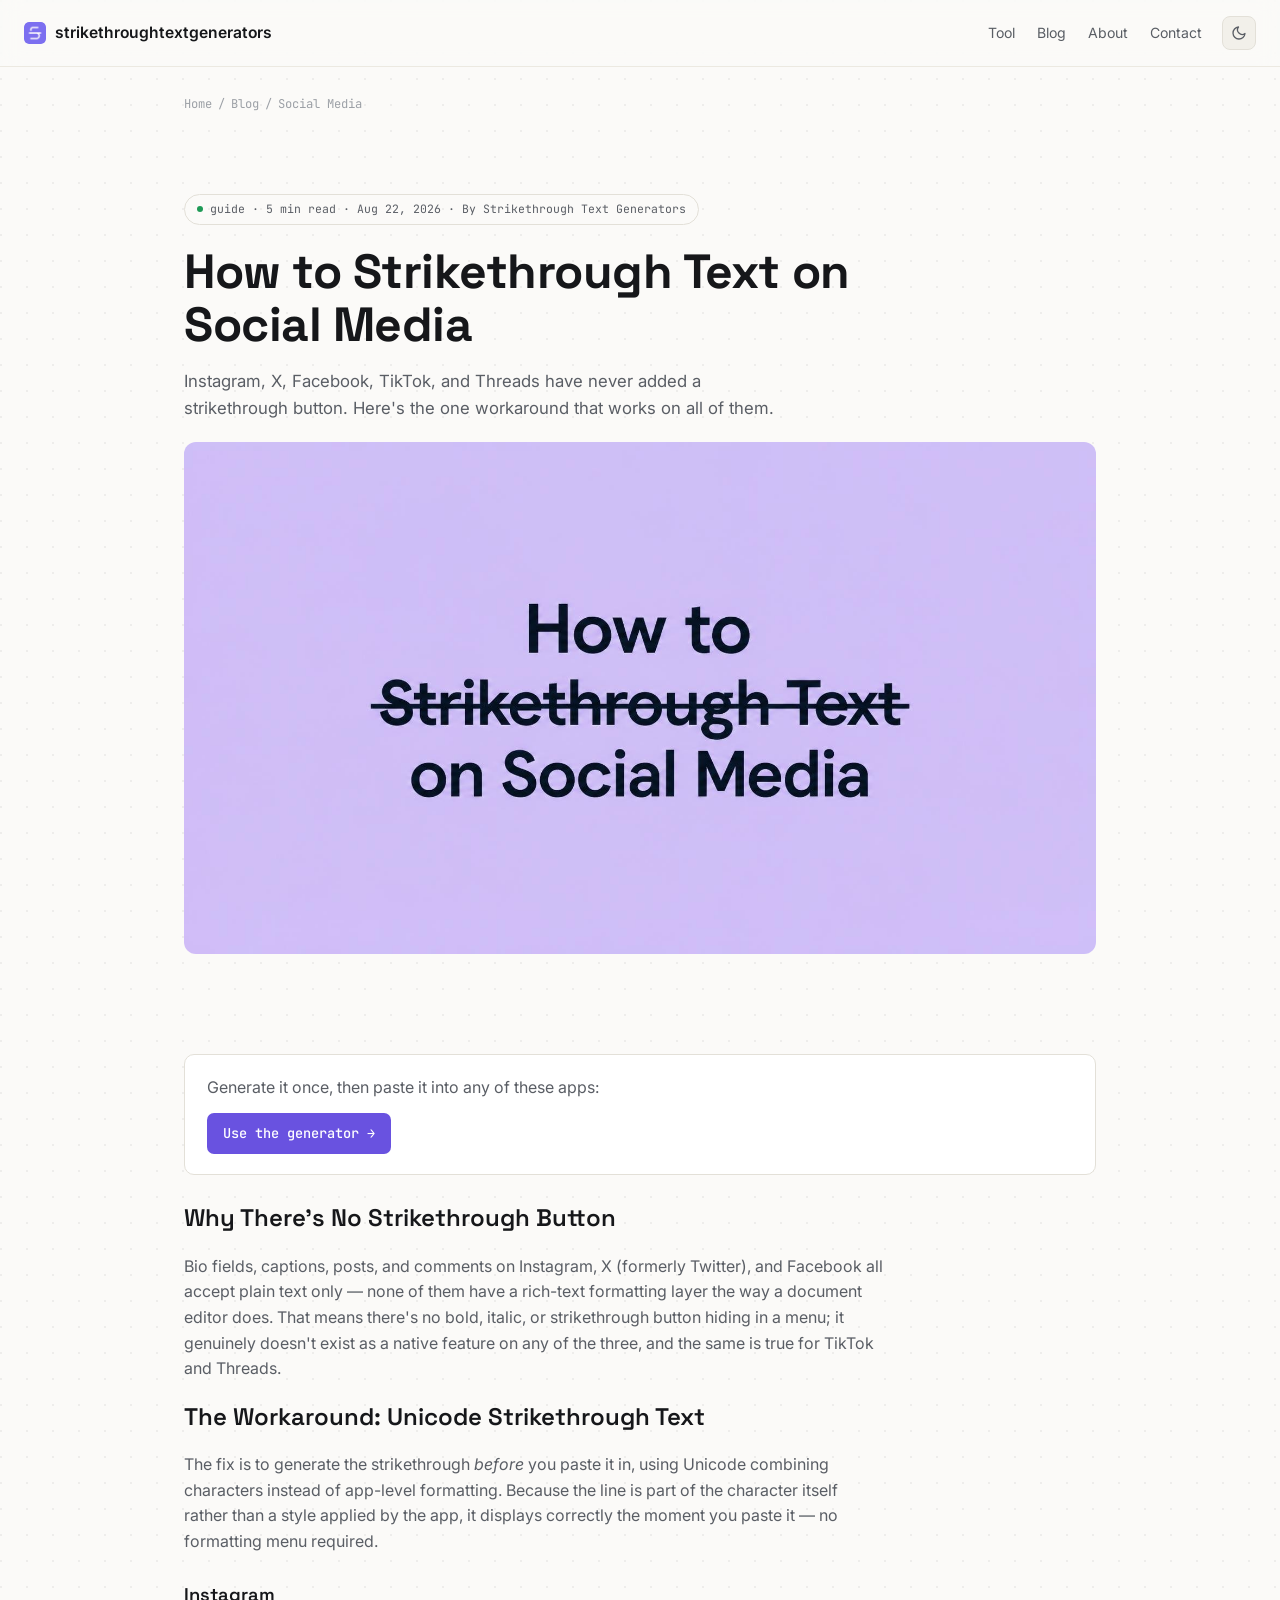
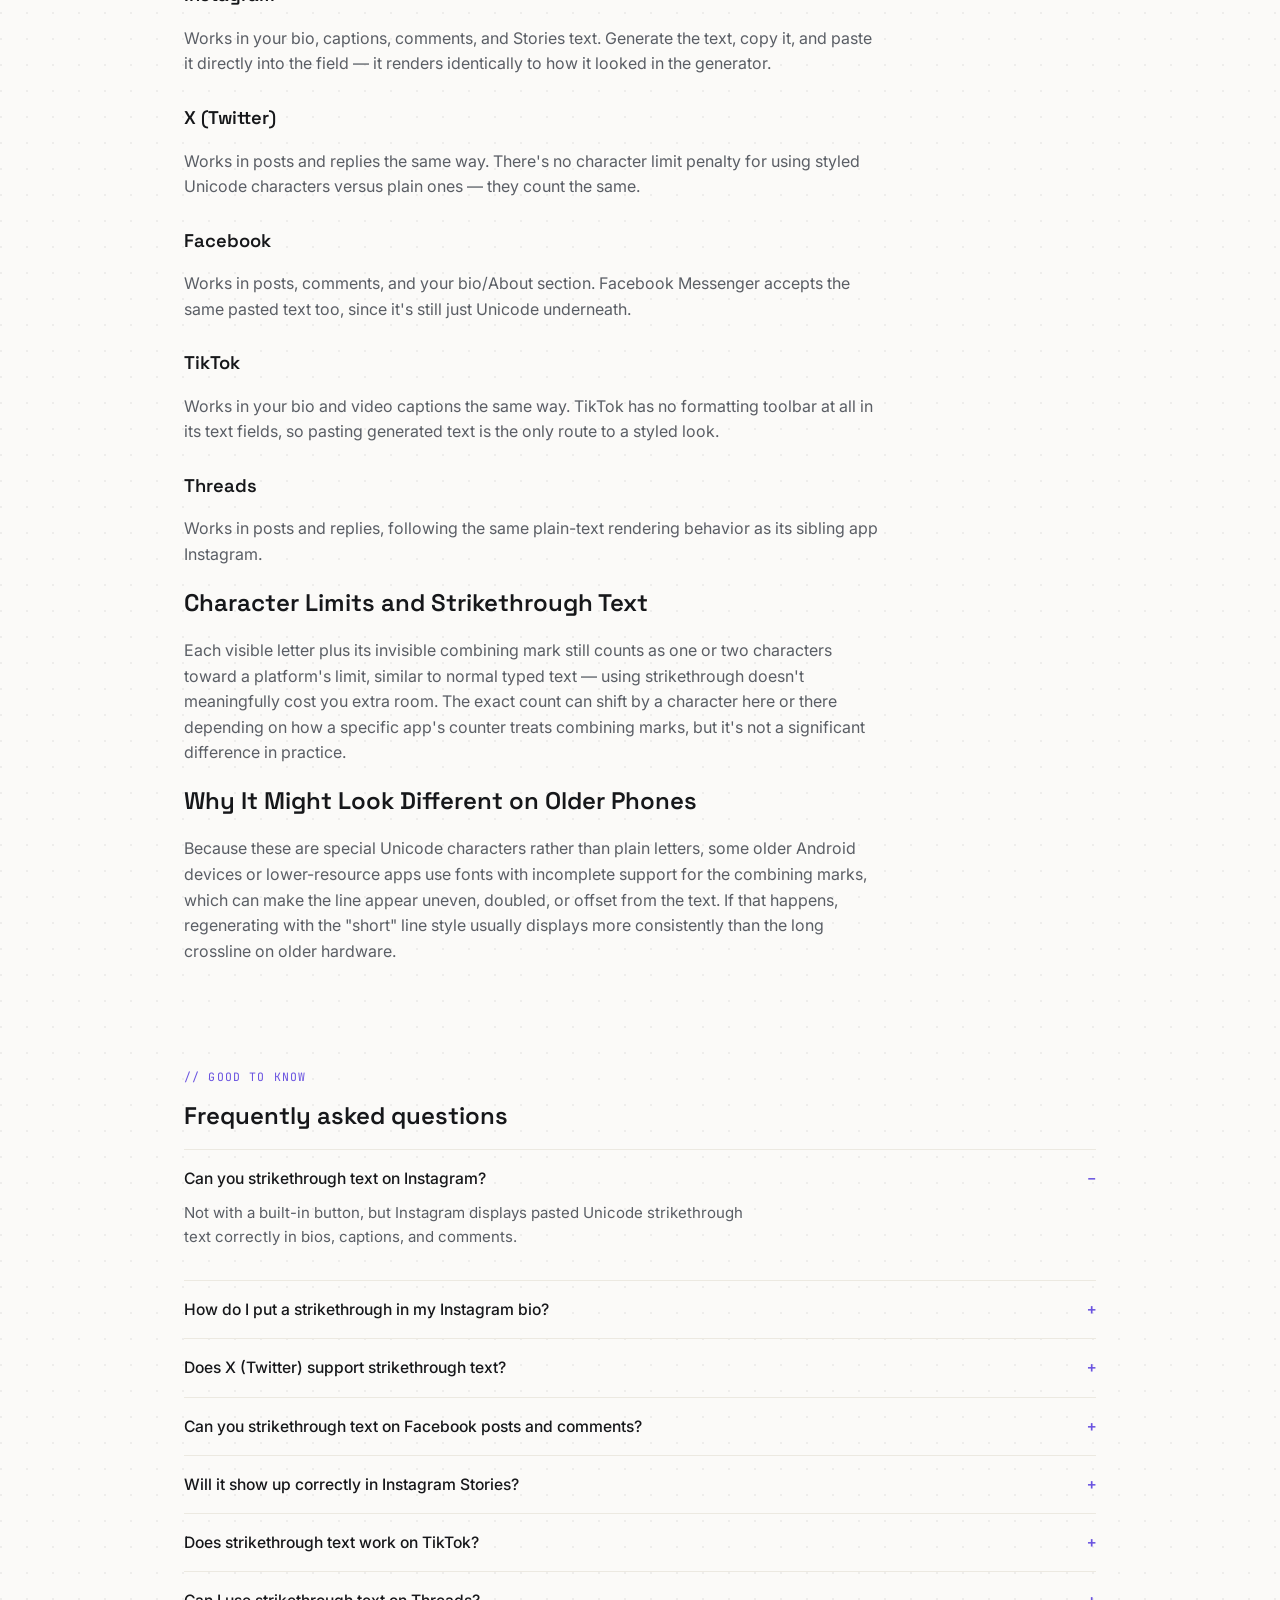
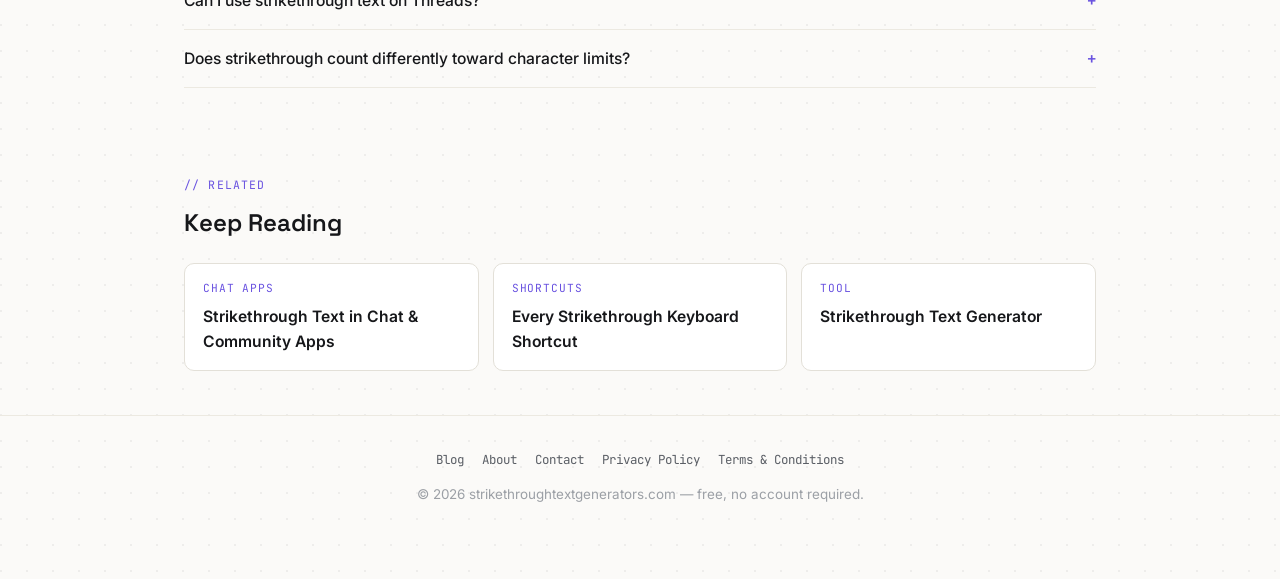
<file: blog/strikethrough-text-social-media/index.html>
<!DOCTYPE html>
<html lang="en">
<head>
<meta charset="UTF-8">
  <!-- Google Tag Manager -->
<script>(function(w,d,s,l,i){w[l]=w[l]||[];w[l].push({'gtm.start':
new Date().getTime(),event:'gtm.js'});var f=d.getElementsByTagName(s)[0],
j=d.createElement(s),dl=l!='dataLayer'?'&l='+l:'';j.async=true;j.src=
'https://www.googletagmanager.com/gtm.js?id='+i+dl;f.parentNode.insertBefore(j,f);
})(window,document,'script','dataLayer','GTM-W62FLDHG');</script>
<!-- End Google Tag Manager -->
<meta name="viewport" content="width=device-width, initial-scale=1.0">
<title>How to Strikethrough Text on Instagram, X (Twitter) & Facebook</title>
<meta name="description" content="Instagram, X (Twitter), Facebook, TikTok, and Threads don't have a strikethrough button. Here's the only way to get crossed-out text into a bio, caption, or post on any of them.">
<meta name="robots" content="index, follow">
<link rel="canonical" href="https://strikethroughtextgenerators.com/blog/strikethrough-text-social-media/">
<link rel="icon" type="image/png" href="/favicon-96x96.png" sizes="96x96" />
<link rel="icon" type="image/svg+xml" href="/favicon.svg" />
<link rel="shortcut icon" href="/favicon.ico" />
<link rel="apple-touch-icon" sizes="180x180" href="/apple-touch-icon.png" />
<meta name="apple-mobile-web-app-title" content="strikethroughtextgenerators" />
<link rel="manifest" href="/site.webmanifest" />

<meta property="og:type" content="article">
<meta property="og:title" content="How to Strikethrough Text on Instagram, X (Twitter) & Facebook">
<meta property="og:description" content="No native strikethrough button on these apps — here's the workaround that actually works, plus TikTok and Threads.">
<meta property="og:url" content="https://strikethroughtextgenerators.com/blog/strikethrough-text-social-media/">
<meta property="og:site_name" content="Strikethrough Text Generators">
<meta property="og:image" content="https://strikethroughtextgenerators.com/assets/images/blog/how-to-strikethrough-text-on-social-media.jpg">

<meta name="twitter:card" content="summary_large_image">
<meta name="twitter:title" content="How to Strikethrough Text on Social Media">
<meta name="twitter:description" content="Instagram, X, Facebook, TikTok, and Threads, explained.">
<meta name="twitter:image" content="https://strikethroughtextgenerators.com/assets/images/blog/how-to-strikethrough-text-on-social-media.jpg">

<script>(function(){try{if(localStorage.getItem('stg-theme')==='dark'){document.documentElement.setAttribute('data-theme','dark');}}catch(e){}})();</script>

<script type="application/ld+json">
{ "@context":"https://schema.org","@type":"BreadcrumbList","itemListElement":[
  {"@type":"ListItem","position":1,"name":"Home","item":"https://strikethroughtextgenerators.com/"},
  {"@type":"ListItem","position":2,"name":"Blog","item":"https://strikethroughtextgenerators.com/blog/"},
  {"@type":"ListItem","position":3,"name":"Strikethrough Text on Social Media","item":"https://strikethroughtextgenerators.com/blog/strikethrough-text-social-media/"}
]}
</script>
<script type="application/ld+json">
{ "@context":"https://schema.org","@type":"BlogPosting",
  "headline":"How to Strikethrough Text on Instagram, X (Twitter) & Facebook",
  "description":"Instagram, X, Facebook, TikTok, and Threads don't have a strikethrough button — here's the workaround.",
  "image":"https://strikethroughtextgenerators.com/assets/images/blog/how-to-strikethrough-text-on-social-media.jpg",
  "author":{"@type":"Organization","name":"Strikethrough Text Generators"},
  "publisher":{"@type":"Organization","name":"Strikethrough Text Generators","url":"https://strikethroughtextgenerators.com/"},
  "mainEntityOfPage":"https://strikethroughtextgenerators.com/blog/strikethrough-text-social-media/",
  "datePublished":"2026-08-22","dateModified":"2026-08-23" }
</script>
<script type="application/ld+json">
{ "@context":"https://schema.org","@type":"FAQPage","mainEntity":[
  {"@type":"Question","name":"Can you strikethrough text on Instagram?","acceptedAnswer":{"@type":"Answer","text":"Not with a built-in button. Instagram's bio, caption, and comment fields accept plain text only, but they display Unicode strikethrough characters correctly, so pasting pre-styled text works."}},
  {"@type":"Question","name":"How do I put a strikethrough in my Instagram bio?","acceptedAnswer":{"@type":"Answer","text":"Generate strikethrough text with a Unicode-based tool, then copy and paste it directly into the bio field in your Instagram profile settings."}},
  {"@type":"Question","name":"Does X (Twitter) support strikethrough text?","acceptedAnswer":{"@type":"Answer","text":"No native support. As with Instagram, pasting Unicode strikethrough text into a post or reply displays correctly because X renders the characters, not a formatting layer."}},
  {"@type":"Question","name":"Can you strikethrough text on Facebook posts and comments?","acceptedAnswer":{"@type":"Answer","text":"Facebook doesn't have a strikethrough button for posts or comments either. Paste pre-generated Unicode strikethrough text and it will display correctly."}},
  {"@type":"Question","name":"Will strikethrough text show up correctly in Instagram Stories?","acceptedAnswer":{"@type":"Answer","text":"Yes, when typed or pasted into a Story's text tool, since it's still just Unicode characters rendered by whatever font Stories uses at the time."}},
  {"@type":"Question","name":"Does strikethrough text work on TikTok?","acceptedAnswer":{"@type":"Answer","text":"Yes — TikTok's bio and caption fields accept plain Unicode text, so pasted strikethrough text displays the same as it does anywhere else. There's no native formatting button for it."}},
  {"@type":"Question","name":"Can I use strikethrough text on Threads?","acceptedAnswer":{"@type":"Answer","text":"Yes. Threads accepts plain Unicode text in posts and replies the same way X and Instagram do, so pasted strikethrough text renders correctly with no native button needed."}},
  {"@type":"Question","name":"Does strikethrough text count differently toward character limits?","acceptedAnswer":{"@type":"Answer","text":"No. Each visible character plus its invisible combining mark still counts as characters toward a platform's limit, generally similar to normal text, though the exact count can vary slightly by a character or two depending on how a given app counts combining marks."}},
  {"@type":"Question","name":"Why does strikethrough text look different on older Android phones?","acceptedAnswer":{"@type":"Answer","text":"Older Android versions and lower-resource devices sometimes use fonts with incomplete support for the Unicode combining characters that create the strikethrough effect, causing the line to appear uneven, doubled, or offset. Switching to the short crossline style usually renders more consistently on older hardware."}}
]}
</script>

<link rel="preconnect" href="https://fonts.googleapis.com">
<link rel="preconnect" href="https://fonts.gstatic.com" crossorigin>
<link href="https://fonts.googleapis.com/css2?family=Space+Grotesk:wght@500;600;700&family=Inter:wght@400;500;600&family=JetBrains+Mono:wght@400;500&display=swap" rel="stylesheet">
<link rel="stylesheet" href="/assets/css/style.css">
</head>
<body>
  <!-- Google Tag Manager (noscript) -->
<noscript><iframe src="https://www.googletagmanager.com/ns.html?id=GTM-W62FLDHG"
height="0" width="0" style="display:none;visibility:hidden"></iframe></noscript>
<!-- End Google Tag Manager (noscript) -->

<header class="top">
  <a class="brand" href="/"><img src="/favicon-96x96.png" alt="Strikethrough Text Generators logo" width="22" height="22" style="border-radius:5px;display:block;"><span class="brand-text">strikethroughtextgenerators</span></a>
  <div class="header-right">
    <button class="mobile-menu-btn" id="mobileMenuToggle" type="button" aria-label="Menu" aria-expanded="false">
  <svg viewBox="0 0 24 24" fill="none" stroke="currentColor" stroke-width="2" stroke-linecap="round"><path d="M3 6h18M3 12h18M3 18h18"/></svg>
</button>
    <nav class="top-links"><a href="/#tool">Tool</a><a href="/blog/">Blog</a><a href="/about/">About</a><a href="/contact/">Contact</a></nav>
    <button class="theme-toggle" id="themeToggle" type="button" aria-label="Toggle dark mode" aria-pressed="false">
      <svg class="icon-moon" viewBox="0 0 24 24" fill="none" stroke="currentColor" stroke-width="2" stroke-linecap="round" stroke-linejoin="round"><path d="M21 12.79A9 9 0 1 1 11.21 3 7 7 0 0 0 21 12.79z"/></svg>
      <svg class="icon-sun" viewBox="0 0 24 24" fill="none" stroke="currentColor" stroke-width="2" stroke-linecap="round" stroke-linejoin="round"><circle cx="12" cy="12" r="4"/><path d="M12 2v2M12 20v2M4.93 4.93l1.41 1.41M17.66 17.66l1.41 1.41M2 12h2M20 12h2M6.34 17.66l-1.41 1.41M19.07 4.93l-1.41 1.41"/></svg>
    </button>
  </div>
</header>

<div class="wrap">
  <p class="breadcrumb"><a href="/">Home</a><span class="sep">/</span><a href="/blog/">Blog</a><span class="sep">/</span>Social Media</p>
  <section class="hero" style="text-align:left; padding-left:0; padding-right:0;">
    <p class="badge"><span class="dot"></span>guide · 5 min read · Aug 22, 2026 · By Strikethrough Text Generators</p>
    <h1 style="margin-left:0;">How to Strikethrough Text on Social Media</h1>
    <p class="lede" style="margin-left:0;">Instagram, X, Facebook, TikTok, and Threads have never added a strikethrough button. Here's the one workaround that works on all of them.</p>
    <img src="/assets/images/blog/How to Strikethrough Text on Social Media.jpg" alt="How to strikethrough text in Social Media" width="800" height="450" loading="lazy" style="width:100%;height:auto;border-radius:12px;margin-top:20px;">
  </section>
</div>

<main>
  <div class="wrap">
    <section class="section">
      <div class="callout">
        <p>Generate it once, then paste it into any of these apps:</p>
        <a class="btn" href="/#tool">Use the generator →</a>
      </div>
      <h2>Why There's No Strikethrough Button</h2>
      <p>Bio fields, captions, posts, and comments on Instagram, X (formerly Twitter), and Facebook all accept plain text only — none of them have a rich-text formatting layer the way a document editor does. That means there's no bold, italic, or strikethrough button hiding in a menu; it genuinely doesn't exist as a native feature on any of the three, and the same is true for TikTok and Threads.</p>

      <h2>The Workaround: Unicode Strikethrough Text</h2>
      <p>The fix is to generate the strikethrough <em>before</em> you paste it in, using Unicode combining characters instead of app-level formatting. Because the line is part of the character itself rather than a style applied by the app, it displays correctly the moment you paste it — no formatting menu required.</p>
      

      <h3>Instagram</h3>
      <p>Works in your bio, captions, comments, and Stories text. Generate the text, copy it, and paste it directly into the field — it renders identically to how it looked in the generator.</p>

      <h3>X (Twitter)</h3>
      <p>Works in posts and replies the same way. There's no character limit penalty for using styled Unicode characters versus plain ones — they count the same.</p>

      <h3>Facebook</h3>
      <p>Works in posts, comments, and your bio/About section. Facebook Messenger accepts the same pasted text too, since it's still just Unicode underneath.</p>

      <h3>TikTok</h3>
      <p>Works in your bio and video captions the same way. TikTok has no formatting toolbar at all in its text fields, so pasting generated text is the only route to a styled look.</p>

      <h3>Threads</h3>
      <p>Works in posts and replies, following the same plain-text rendering behavior as its sibling app Instagram.</p>

      <h2>Character Limits and Strikethrough Text</h2>
      <p>Each visible letter plus its invisible combining mark still counts as one or two characters toward a platform's limit, similar to normal typed text — using strikethrough doesn't meaningfully cost you extra room. The exact count can shift by a character here or there depending on how a specific app's counter treats combining marks, but it's not a significant difference in practice.</p>

      <h2>Why It Might Look Different on Older Phones</h2>
      <p>Because these are special Unicode characters rather than plain letters, some older Android devices or lower-resource apps use fonts with incomplete support for the combining marks, which can make the line appear uneven, doubled, or offset from the text. If that happens, regenerating with the "short" line style usually displays more consistently than the long crossline on older hardware.</p>
    </section>

    <section class="section" id="faq">
      <p class="eyebrow">// good to know</p>
      <h2>Frequently asked questions</h2>
      <details class="faq-item" open><summary>Can you strikethrough text on Instagram?</summary><p class="a">Not with a built-in button, but Instagram displays pasted Unicode strikethrough text correctly in bios, captions, and comments.</p></details>
      <details class="faq-item"><summary>How do I put a strikethrough in my Instagram bio?</summary><p class="a">Generate the text with a Unicode-based tool, then copy and paste it into your bio field in profile settings.</p></details>
      <details class="faq-item"><summary>Does X (Twitter) support strikethrough text?</summary><p class="a">No native support, but pasted Unicode strikethrough text displays correctly in posts and replies.</p></details>
      <details class="faq-item"><summary>Can you strikethrough text on Facebook posts and comments?</summary><p class="a">There's no button, but pasted Unicode strikethrough text will display correctly.</p></details>
      <details class="faq-item"><summary>Will it show up correctly in Instagram Stories?</summary><p class="a">Yes, when typed or pasted into the Story text tool.</p></details>
      <details class="faq-item"><summary>Does strikethrough text work on TikTok?</summary><p class="a">Yes — TikTok's bio and caption fields display pasted Unicode strikethrough text correctly; there's no native formatting button.</p></details>
      <details class="faq-item"><summary>Can I use strikethrough text on Threads?</summary><p class="a">Yes — Threads renders pasted Unicode strikethrough text the same way Instagram and X do.</p></details>
      <details class="faq-item"><summary>Does strikethrough count differently toward character limits?</summary><p class="a">No meaningful difference — each character plus its combining mark counts similarly to normal text on most platforms.</p></details>
    </section>

    <section class="section">
      <p class="eyebrow">// related</p>
      <h2>Keep Reading</h2>
      <div class="related-grid">
        <a class="related-card" href="/blog/strikethrough-text-chat-platforms/"><div class="k">Chat apps</div><div class="t">Strikethrough Text in Chat & Community Apps</div></a>
        <a class="related-card" href="/blog/strikethrough-text-keyboard-shortcuts/"><div class="k">Shortcuts</div><div class="t">Every Strikethrough Keyboard Shortcut</div></a>
        <a class="related-card" href="/"><div class="k">Tool</div><div class="t">Strikethrough Text Generator</div></a>
      </div>
    </section>
  </div>
</main>

<footer class="site-footer">
  <div class="foot-links"><a href="/blog/">Blog</a><a href="/about/">About</a><a href="/contact/">Contact</a><a href="/privacy/">Privacy Policy</a><a href="/terms/">Terms &amp; Conditions</a></div>
  <p>© 2026 strikethroughtextgenerators.com — free, no account required.</p>
</footer>

<script src="/assets/js/theme.js"></script>
</body>
</html>
</file>
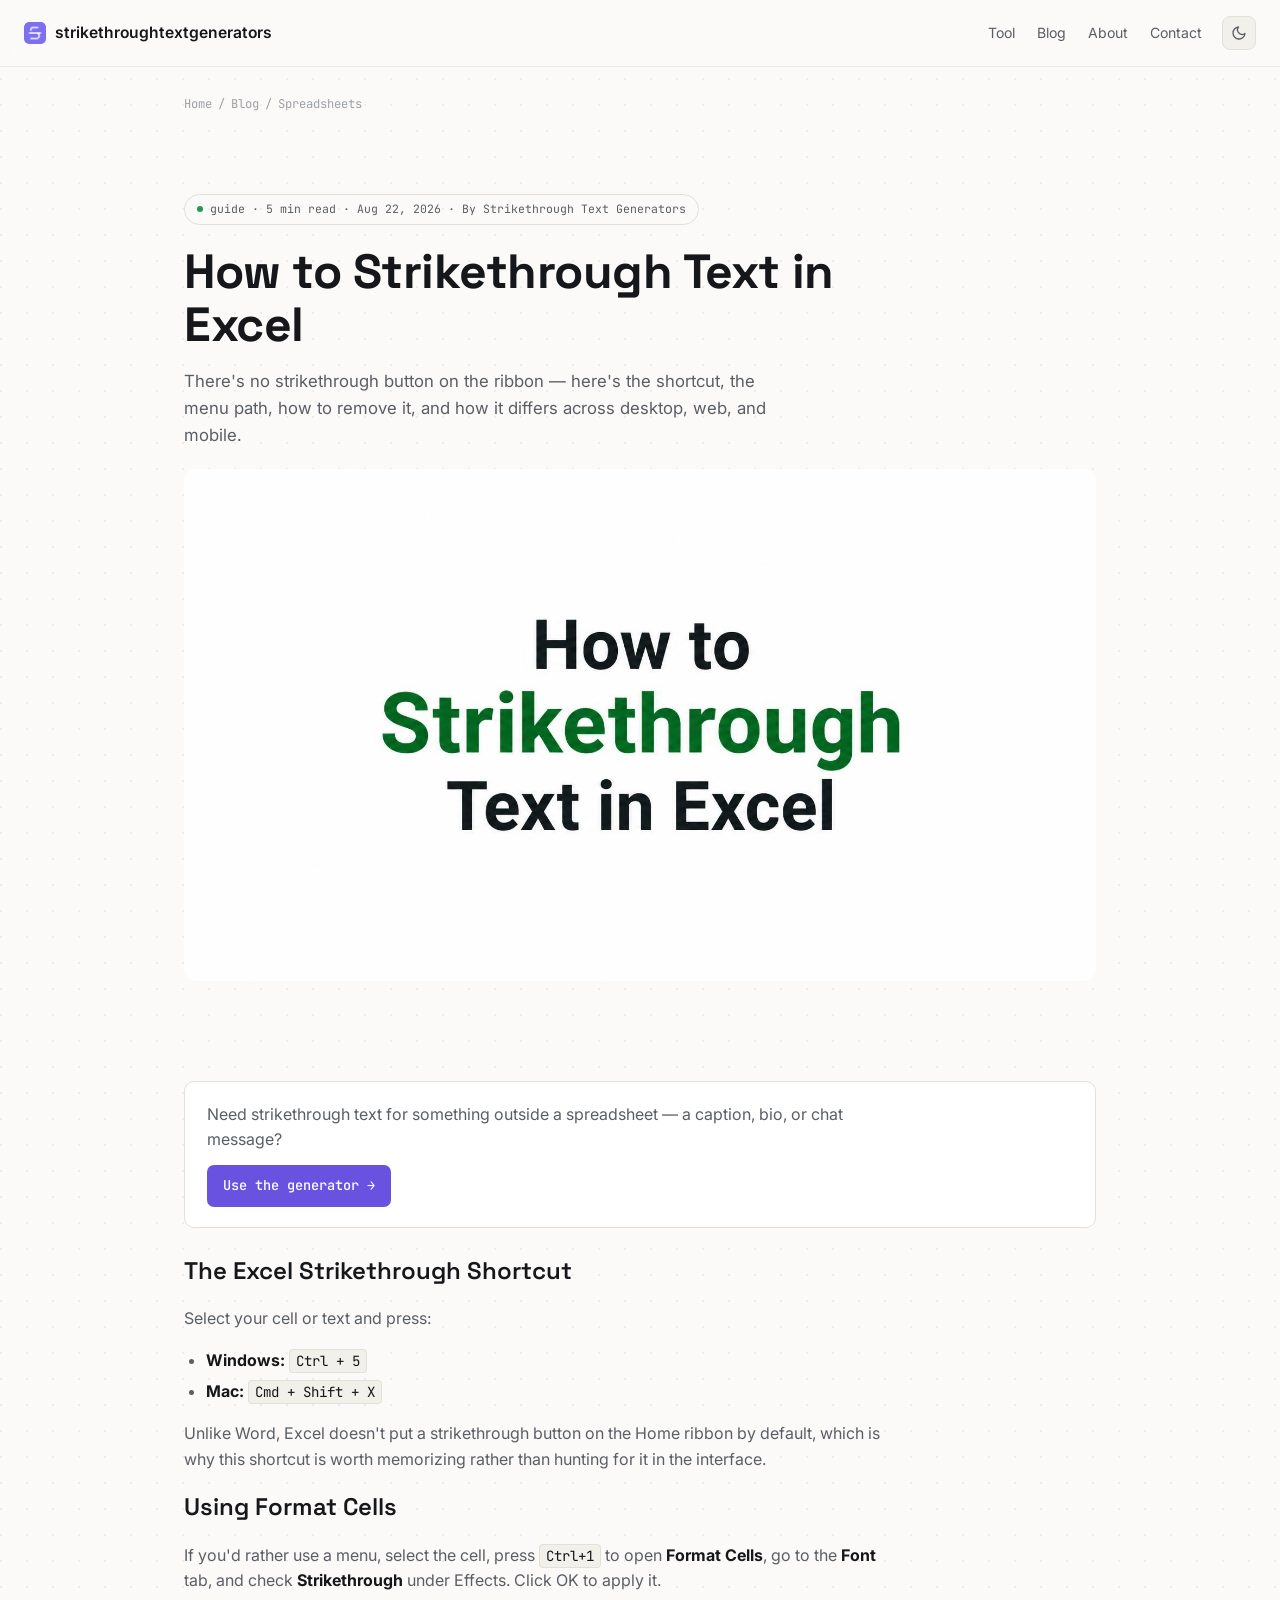
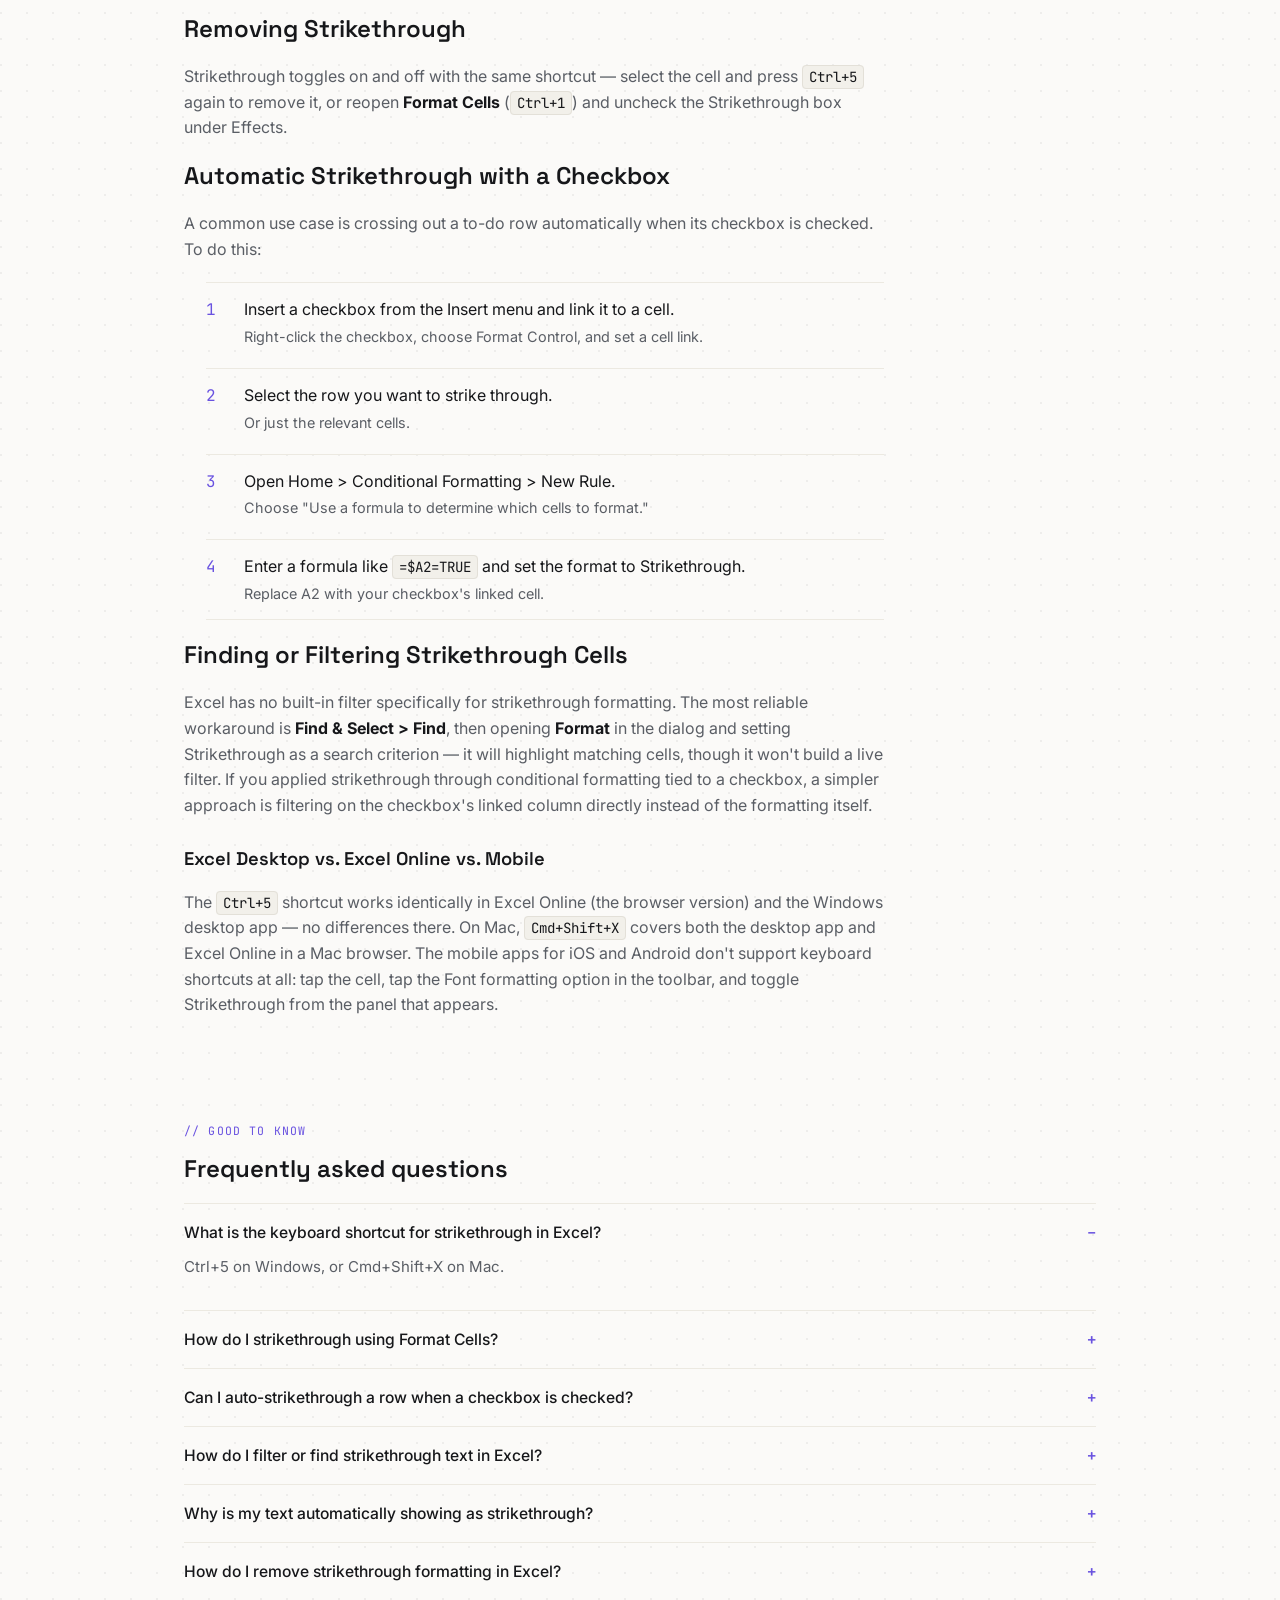
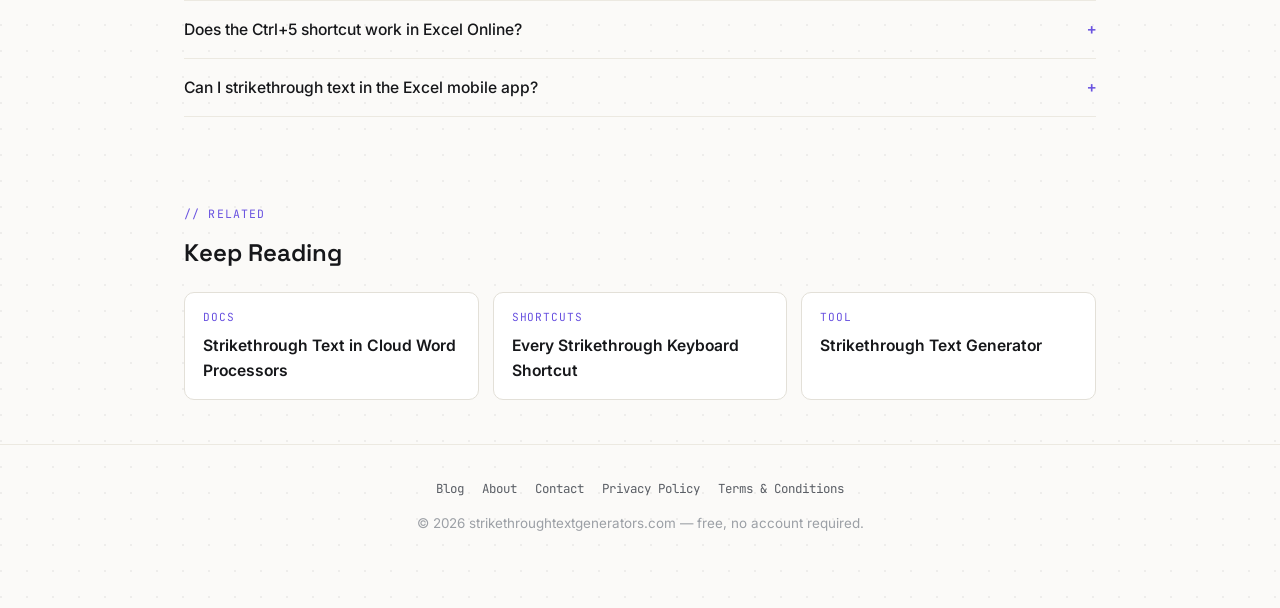
<file: blog/strikethrough-text-spreadsheets/index.html>
<!DOCTYPE html>
<html lang="en">
<head>
<meta charset="UTF-8">
  <!-- Google Tag Manager -->
<script>(function(w,d,s,l,i){w[l]=w[l]||[];w[l].push({'gtm.start':
new Date().getTime(),event:'gtm.js'});var f=d.getElementsByTagName(s)[0],
j=d.createElement(s),dl=l!='dataLayer'?'&l='+l:'';j.async=true;j.src=
'https://www.googletagmanager.com/gtm.js?id='+i+dl;f.parentNode.insertBefore(j,f);
})(window,document,'script','dataLayer','GTM-W62FLDHG');</script>
<!-- End Google Tag Manager -->
<meta name="viewport" content="width=device-width, initial-scale=1.0">
<title>How to Strikethrough Text in Excel (Shortcut, Formula & Filter)</title>
<meta name="description" content="How to strikethrough text in Excel with Format Cells, a keyboard shortcut, a checkbox formula, removing it, and the differences between desktop, Excel Online, and the mobile app.">
<meta name="robots" content="index, follow">
<link rel="canonical" href="https://strikethroughtextgenerators.com/blog/strikethrough-text-spreadsheets/">
<link rel="icon" type="image/png" href="/favicon-96x96.png" sizes="96x96" />
<link rel="icon" type="image/svg+xml" href="/favicon.svg" />
<link rel="shortcut icon" href="/favicon.ico" />
<link rel="apple-touch-icon" sizes="180x180" href="/apple-touch-icon.png" />
<meta name="apple-mobile-web-app-title" content="strikethroughtextgenerators" />
<link rel="manifest" href="/site.webmanifest" />

<meta property="og:type" content="article">
<meta property="og:title" content="How to Strikethrough Text in Excel (Shortcut, Formula & Filter)">
<meta property="og:description" content="Format Cells, the keyboard shortcut, checkbox formulas, removal, and Excel Online vs desktop vs mobile.">
<meta property="og:url" content="https://strikethroughtextgenerators.com/blog/strikethrough-text-spreadsheets/">
<meta property="og:site_name" content="Strikethrough Text Generators">
<meta property="og:image" content="https://strikethroughtextgenerators.com/assets/images/blog/how-to-strikethrough-text-in-excel.jpg">

<meta name="twitter:card" content="summary_large_image">
<meta name="twitter:title" content="How to Strikethrough Text in Excel">
<meta name="twitter:description" content="Shortcut, formula, filter, and removal tricks, explained.">
<meta name="twitter:image" content="https://strikethroughtextgenerators.com/assets/images/blog/how-to-strikethrough-text-in-excel.jpg">

<script>(function(){try{if(localStorage.getItem('stg-theme')==='dark'){document.documentElement.setAttribute('data-theme','dark');}}catch(e){}})();</script>

<script type="application/ld+json">
{ "@context":"https://schema.org","@type":"BreadcrumbList","itemListElement":[
  {"@type":"ListItem","position":1,"name":"Home","item":"https://strikethroughtextgenerators.com/"},
  {"@type":"ListItem","position":2,"name":"Blog","item":"https://strikethroughtextgenerators.com/blog/"},
  {"@type":"ListItem","position":3,"name":"Strikethrough Text in Spreadsheets","item":"https://strikethroughtextgenerators.com/blog/strikethrough-text-spreadsheets/"}
]}
</script>
<script type="application/ld+json">
{ "@context":"https://schema.org","@type":"BlogPosting",
  "headline":"How to Strikethrough Text in Excel (Shortcut, Formula & Filter)",
  "description":"Format Cells, the keyboard shortcut, checkbox formulas, removal, and Excel Online vs desktop vs mobile.",
  "image":"https://strikethroughtextgenerators.com/assets/images/blog/how-to-strikethrough-text-in-excel.jpg",
  "author":{"@type":"Organization","name":"Strikethrough Text Generators"},
  "publisher":{"@type":"Organization","name":"Strikethrough Text Generators","url":"https://strikethroughtextgenerators.com/"},
  "mainEntityOfPage":"https://strikethroughtextgenerators.com/blog/strikethrough-text-spreadsheets/",
  "datePublished":"2026-08-22","dateModified":"2026-08-23" }
</script>
<script type="application/ld+json">
{ "@context":"https://schema.org","@type":"FAQPage","mainEntity":[
  {"@type":"Question","name":"What is the keyboard shortcut for strikethrough in Excel?","acceptedAnswer":{"@type":"Answer","text":"Select the cell or text and press Ctrl+5 on Windows, or Cmd+Shift+X on Mac. Excel doesn't put this on the ribbon by default, which is why it's easy to miss."}},
  {"@type":"Question","name":"How do I strikethrough text in Excel using Format Cells?","acceptedAnswer":{"@type":"Answer","text":"Select the cell, press Ctrl+1 to open Format Cells, go to the Font tab, and check the Strikethrough box under Effects."}},
  {"@type":"Question","name":"Can I automatically strikethrough a row when a checkbox is checked?","acceptedAnswer":{"@type":"Answer","text":"Yes, using Conditional Formatting. Create a rule with a formula like =$A2=TRUE (pointing at your checkbox cell), then set the format for that rule to Strikethrough."}},
  {"@type":"Question","name":"How do I filter or find strikethrough text in Excel?","acceptedAnswer":{"@type":"Answer","text":"Excel doesn't have a native filter for strikethrough formatting. The common workaround is Find & Select > Find, opening Format, and choosing Strikethrough as a search criterion, or using a helper column with a formula-based flag if you applied strikethrough via conditional formatting."}},
  {"@type":"Question","name":"Why is my text automatically showing as strikethrough in Excel?","acceptedAnswer":{"@type":"Answer","text":"This is usually a conditional formatting rule already applied to that sheet — often tied to a checkbox or a specific value — rather than manual formatting. Check Home > Conditional Formatting > Manage Rules to find and remove it."}},
  {"@type":"Question","name":"How do I remove strikethrough formatting in Excel?","acceptedAnswer":{"@type":"Answer","text":"Select the cell and press Ctrl+5 again to toggle it off, or open Format Cells (Ctrl+1) and uncheck Strikethrough under the Font tab's Effects section."}},
  {"@type":"Question","name":"Does the Ctrl+5 shortcut work in Excel Online?","acceptedAnswer":{"@type":"Answer","text":"Yes, Ctrl+5 works the same way in Excel Online (the browser version) as it does in the desktop app. On Mac, use Cmd+Shift+X in both versions as well."}},
  {"@type":"Question","name":"Can I strikethrough text in the Excel mobile app?","acceptedAnswer":{"@type":"Answer","text":"Yes — tap the cell, tap the Font formatting option in the mobile toolbar, and toggle Strikethrough from there. There's no keyboard shortcut on mobile since it relies on the on-screen menu."}}
]}
</script>

<link rel="preconnect" href="https://fonts.googleapis.com">
<link rel="preconnect" href="https://fonts.gstatic.com" crossorigin>
<link href="https://fonts.googleapis.com/css2?family=Space+Grotesk:wght@500;600;700&family=Inter:wght@400;500;600&family=JetBrains+Mono:wght@400;500&display=swap" rel="stylesheet">
<link rel="stylesheet" href="/assets/css/style.css">
</head>
<body>
  <!-- Google Tag Manager (noscript) -->
<noscript><iframe src="https://www.googletagmanager.com/ns.html?id=GTM-W62FLDHG"
height="0" width="0" style="display:none;visibility:hidden"></iframe></noscript>
<!-- End Google Tag Manager (noscript) -->

<header class="top">
  <a class="brand" href="/"><img src="/favicon-96x96.png" alt="Strikethrough Text Generators logo" width="22" height="22" style="border-radius:5px;display:block;"><span class="brand-text">strikethroughtextgenerators</span></a>
  <div class="header-right">
    <button class="mobile-menu-btn" id="mobileMenuToggle" type="button" aria-label="Menu" aria-expanded="false">
  <svg viewBox="0 0 24 24" fill="none" stroke="currentColor" stroke-width="2" stroke-linecap="round"><path d="M3 6h18M3 12h18M3 18h18"/></svg>
</button>
    <nav class="top-links"><a href="/#tool">Tool</a><a href="/blog/">Blog</a><a href="/about/">About</a><a href="/contact/">Contact</a></nav>
    <button class="theme-toggle" id="themeToggle" type="button" aria-label="Toggle dark mode" aria-pressed="false">
      <svg class="icon-moon" viewBox="0 0 24 24" fill="none" stroke="currentColor" stroke-width="2" stroke-linecap="round" stroke-linejoin="round"><path d="M21 12.79A9 9 0 1 1 11.21 3 7 7 0 0 0 21 12.79z"/></svg>
      <svg class="icon-sun" viewBox="0 0 24 24" fill="none" stroke="currentColor" stroke-width="2" stroke-linecap="round" stroke-linejoin="round"><circle cx="12" cy="12" r="4"/><path d="M12 2v2M12 20v2M4.93 4.93l1.41 1.41M17.66 17.66l1.41 1.41M2 12h2M20 12h2M6.34 17.66l-1.41 1.41M19.07 4.93l-1.41 1.41"/></svg>
    </button>
  </div>
</header>

<div class="wrap">
  <p class="breadcrumb"><a href="/">Home</a><span class="sep">/</span><a href="/blog/">Blog</a><span class="sep">/</span>Spreadsheets</p>
  <section class="hero" style="text-align:left; padding-left:0; padding-right:0;">
    <p class="badge"><span class="dot"></span>guide · 5 min read · Aug 22, 2026 · By Strikethrough Text Generators</p>
    <h1 style="margin-left:0;">How to Strikethrough Text in Excel</h1>
    <p class="lede" style="margin-left:0;">There's no strikethrough button on the ribbon — here's the shortcut, the menu path, how to remove it, and how it differs across desktop, web, and mobile.</p>
    <img src="/assets/images/blog/how-to-strikethrough-text-in-excel.jpg" alt="How to strikethrough text in Discord" width="800" height="450" loading="lazy" style="width:100%;height:auto;border-radius:12px;margin-top:20px;">
  </section>
</div>

<main>
  <div class="wrap">
    <section class="section">
      <div class="callout">
        <p>Need strikethrough text for something outside a spreadsheet — a caption, bio, or chat message?</p>
        <a class="btn" href="/#tool">Use the generator →</a>
      </div>
      <h2>The Excel Strikethrough Shortcut</h2>
      <p>Select your cell or text and press:</p>
      <ul>
        <li><strong>Windows:</strong> <code>Ctrl + 5</code></li>
        <li><strong>Mac:</strong> <code>Cmd + Shift + X</code></li>
      </ul>
      <p>Unlike Word, Excel doesn't put a strikethrough button on the Home ribbon by default, which is why this shortcut is worth memorizing rather than hunting for it in the interface.</p>

      <h2>Using Format Cells</h2>
      <p>If you'd rather use a menu, select the cell, press <code>Ctrl+1</code> to open <strong>Format Cells</strong>, go to the <strong>Font</strong> tab, and check <strong>Strikethrough</strong> under Effects. Click OK to apply it.</p>

      <h2>Removing Strikethrough</h2>
      <p>Strikethrough toggles on and off with the same shortcut — select the cell and press <code>Ctrl+5</code> again to remove it, or reopen <strong>Format Cells</strong> (<code>Ctrl+1</code>) and uncheck the Strikethrough box under Effects.</p>

      <h2>Automatic Strikethrough with a Checkbox</h2>
      <p>A common use case is crossing out a to-do row automatically when its checkbox is checked. To do this:</p>
      <ol class="steps">
        <li><p>Insert a checkbox from the Insert menu and link it to a cell.<span class="sub">Right-click the checkbox, choose Format Control, and set a cell link.</span></p></li>
        <li><p>Select the row you want to strike through.<span class="sub">Or just the relevant cells.</span></p></li>
        <li><p>Open Home &gt; Conditional Formatting &gt; New Rule.<span class="sub">Choose "Use a formula to determine which cells to format."</span></p></li>
        <li><p>Enter a formula like <code>=$A2=TRUE</code> and set the format to Strikethrough.<span class="sub">Replace A2 with your checkbox's linked cell.</span></p></li>
      </ol>

      <h2>Finding or Filtering Strikethrough Cells</h2>
      <p>Excel has no built-in filter specifically for strikethrough formatting. The most reliable workaround is <strong>Find &amp; Select &gt; Find</strong>, then opening <strong>Format</strong> in the dialog and setting Strikethrough as a search criterion — it will highlight matching cells, though it won't build a live filter. If you applied strikethrough through conditional formatting tied to a checkbox, a simpler approach is filtering on the checkbox's linked column directly instead of the formatting itself.</p>

      <h3>Excel Desktop vs. Excel Online vs. Mobile</h3>
      <p>The <code>Ctrl+5</code> shortcut works identically in Excel Online (the browser version) and the Windows desktop app — no differences there. On Mac, <code>Cmd+Shift+X</code> covers both the desktop app and Excel Online in a Mac browser. The mobile apps for iOS and Android don't support keyboard shortcuts at all: tap the cell, tap the Font formatting option in the toolbar, and toggle Strikethrough from the panel that appears.</p>

      
    </section>

    <section class="section" id="faq">
      <p class="eyebrow">// good to know</p>
      <h2>Frequently asked questions</h2>
      <details class="faq-item" open><summary>What is the keyboard shortcut for strikethrough in Excel?</summary><p class="a">Ctrl+5 on Windows, or Cmd+Shift+X on Mac.</p></details>
      <details class="faq-item"><summary>How do I strikethrough using Format Cells?</summary><p class="a">Press Ctrl+1, go to the Font tab, and check Strikethrough under Effects.</p></details>
      <details class="faq-item"><summary>Can I auto-strikethrough a row when a checkbox is checked?</summary><p class="a">Yes, with Conditional Formatting using a formula like =$A2=TRUE pointing at your checkbox's linked cell.</p></details>
      <details class="faq-item"><summary>How do I filter or find strikethrough text in Excel?</summary><p class="a">Use Find & Select > Find, open Format, and choose Strikethrough as a search criterion. There's no native live filter for it.</p></details>
      <details class="faq-item"><summary>Why is my text automatically showing as strikethrough?</summary><p class="a">Likely an existing conditional formatting rule. Check Home > Conditional Formatting > Manage Rules.</p></details>
      <details class="faq-item"><summary>How do I remove strikethrough formatting in Excel?</summary><p class="a">Press Ctrl+5 again to toggle it off, or uncheck Strikethrough in Format Cells (Ctrl+1).</p></details>
      <details class="faq-item"><summary>Does the Ctrl+5 shortcut work in Excel Online?</summary><p class="a">Yes — it works the same in Excel Online as in the desktop app. Use Cmd+Shift+X on Mac in both.</p></details>
      <details class="faq-item"><summary>Can I strikethrough text in the Excel mobile app?</summary><p class="a">Yes — tap the cell, open the Font formatting option in the toolbar, and toggle Strikethrough. No keyboard shortcut exists on mobile.</p></details>
    </section>

    <section class="section">
      <p class="eyebrow">// related</p>
      <h2>Keep Reading</h2>
      <div class="related-grid">
        <a class="related-card" href="/blog/strikethrough-text-cloud-docs/"><div class="k">Docs</div><div class="t">Strikethrough Text in Cloud Word Processors</div></a>
        <a class="related-card" href="/blog/strikethrough-text-keyboard-shortcuts/"><div class="k">Shortcuts</div><div class="t">Every Strikethrough Keyboard Shortcut</div></a>
        <a class="related-card" href="/"><div class="k">Tool</div><div class="t">Strikethrough Text Generator</div></a>
      </div>
    </section>
  </div>
</main>

<footer class="site-footer">
  <div class="foot-links"><a href="/blog/">Blog</a><a href="/about/">About</a><a href="/contact/">Contact</a><a href="/privacy/">Privacy Policy</a><a href="/terms/">Terms &amp; Conditions</a></div>
  <p>© 2026 strikethroughtextgenerators.com — free, no account required.</p>
</footer>

<script src="/assets/js/theme.js"></script>
</body>
</html>
</file>
<file: assets/css/style.css>
/* ============================================================
   strikethroughtextgenerators.com — shared sitewide stylesheet
   Used by every page. Do not duplicate into individual pages.
   ============================================================ */

:root{
  /* light theme (default) */
  --bg: #FBFAF8;
  --bg-elevated: #F2F0EA;
  --bg-card: #FFFFFF;
  --border: #E3E0D8;
  --border-soft: #ECE9E1;
  --text: #16171A;
  --text-muted: #5A5E65;
  --text-faint: #9CA0A6;
  --accent: #6952E0;
  --accent-soft: rgba(105,82,224,0.09);
  --accent-contrast: #FFFFFF;
  --line: #D9852B;
  --dot: rgba(20,20,25,0.055);
  --radius: 10px;
  --success: #1E9A56;
  color-scheme: light;
}
html[data-theme="dark"]{
  --bg: #0A0B0D;
  --bg-elevated: #131417;
  --bg-card: #17181C;
  --border: #24262B;
  --border-soft: #1C1D21;
  --text: #F1F2F4;
  --text-muted: #90959E;
  --text-faint: #5B6068;
  --accent: #7C6FF0;
  --accent-soft: rgba(124,111,240,0.14);
  --accent-contrast: #FFFFFF;
  --line: #F2B84B;
  --dot: rgba(255,255,255,0.045);
  --success: #4ADE80;
  color-scheme: dark;
}

*{box-sizing:border-box;}
html{scroll-behavior:smooth;}
body{
  margin:0;
  background:
    radial-gradient(circle at 1px 1px, var(--dot) 1px, transparent 0) 0 0/26px 26px,
    var(--bg);
  color:var(--text);
  font-family:'Inter', sans-serif;
  line-height:1.6;
  -webkit-font-smoothing:antialiased;
  transition: background-color .2s ease, color .2s ease;
}
a{color:var(--accent);}
.mono{font-family:'JetBrains Mono', monospace;}
img{max-width:100%; height:auto;}

.wrap{max-width:960px; margin:0 auto; padding:0 24px;}
@media (max-width:480px){ .wrap{padding:0 16px;} }

/* ---------- header ---------- */
header.top{
  position:sticky; top:0; z-index:20;
  display:flex; align-items:center; justify-content:space-between; gap:12px;
  padding:16px 24px;
  background:color-mix(in srgb, var(--bg) 82%, transparent);
  backdrop-filter:blur(10px);
  border-bottom:1px solid var(--border-soft);
}
@media (max-width:480px){ header.top{padding:14px 16px;} }

.brand{display:flex; align-items:center; gap:9px; font-weight:600; font-size:0.98rem; white-space:nowrap; text-decoration:none; color:var(--text);}
.brand-mark{
  width:22px; height:22px; border-radius:5px;
  background:linear-gradient(135deg, var(--accent), #4B3FD1);
  display:flex; align-items:center; justify-content:center;
  font-family:'JetBrains Mono', monospace; font-size:12px; font-weight:700; color:#fff;
  flex:0 0 auto;
}
@media (max-width:420px){ .brand span.brand-text{display:none;} }

.header-right{display:flex; align-items:center; gap:20px;}
nav.top-links{display:flex; gap:22px; font-size:0.88rem; color:var(--text-muted);}
nav.top-links a{color:var(--text-muted); text-decoration:none;}
nav.top-links a:hover{color:var(--text);}
@media (max-width:680px){ nav.top-links{display:none;} }

.theme-toggle{
  display:flex; align-items:center; justify-content:center;
  width:34px; height:34px; border-radius:8px;
  background:var(--bg-elevated); border:1px solid var(--border);
  color:var(--text-muted); cursor:pointer; flex:0 0 auto;
}
.theme-toggle:hover{color:var(--text); border-color:var(--accent);}
.theme-toggle svg{width:16px; height:16px;}
.theme-toggle .icon-sun{display:none;}
html[data-theme="dark"] .theme-toggle .icon-moon{display:none;}
html[data-theme="dark"] .theme-toggle .icon-sun{display:block;}
.theme-toggle:focus-visible{ outline:2px solid var(--accent); outline-offset:2px; }

.mobile-menu-btn{display:none;}
@media (max-width:680px){
  header.top{position:sticky;}
  .mobile-menu-btn{display:flex; align-items:center; justify-content:center; width:34px; height:34px; border-radius:8px; background:var(--bg-elevated); border:1px solid var(--border); color:var(--text-muted); cursor:pointer;}
  .mobile-menu-btn svg{width:18px; height:18px;}
  nav.top-links{
    display:none; position:absolute; top:100%; left:0; right:0;
    flex-direction:column; background:var(--bg-card); border-bottom:1px solid var(--border);
    padding:16px 24px; gap:16px; z-index:30;
  }
  nav.top-links.open{display:flex;}
}

/* ---------- breadcrumb ---------- */
.breadcrumb{
  font-family:'JetBrains Mono', monospace; font-size:0.76rem; color:var(--text-faint);
  padding:16px 0 0; display:flex; gap:6px; flex-wrap:wrap;
}
.breadcrumb a{color:var(--text-faint); text-decoration:none;}
.breadcrumb a:hover{color:var(--accent);}
.breadcrumb span.sep{color:var(--text-faint);}

/* ---------- hero (shared shape, page-specific text) ---------- */
.hero{padding:56px 24px 24px; text-align:center;}
@media (max-width:600px){ .hero{padding:40px 16px 18px;} }
.badge{
  display:inline-flex; align-items:center; gap:7px;
  font-family:'JetBrains Mono', monospace; font-size:0.72rem;
  color:var(--text-muted);
  border:1px solid var(--border); border-radius:20px;
  padding:5px 12px; margin-bottom:20px;
}
.badge .dot{width:6px; height:6px; border-radius:50%; background:var(--success);}

h1{
  font-family:'Space Grotesk', sans-serif;
  font-weight:700;
  font-size:clamp(1.8rem, 6vw, 3rem);
  line-height:1.12;
  margin:0 auto 16px;
  max-width:22ch;
  letter-spacing:-0.01em;
}
.strike-wrap{position:relative; display:inline-block;}
.strike-wrap svg{position:absolute; left:-2%; top:52%; width:104%; height:auto; pointer-events:none;}
.strike-wrap path{
  stroke:var(--line); stroke-width:4; fill:none; stroke-linecap:round;
  stroke-dasharray:340; stroke-dashoffset:340;
  animation: draw 0.9s 0.4s cubic-bezier(.65,0,.35,1) forwards;
}
@media (prefers-reduced-motion: reduce){ .strike-wrap path{ animation:none; stroke-dashoffset:0; } }
@keyframes draw{ to{ stroke-dashoffset:0; } }

.lede{color:var(--text-muted); font-size:1.05rem; max-width:56ch; margin:0 auto;}
@media (max-width:480px){ .lede{font-size:0.96rem;} }

/* ---------- generic content sections (blog + info pages) ---------- */
main .section{padding:44px 0;}
@media (max-width:600px){ main .section{padding:32px 0;} }

main .section h2{
  font-family:'Space Grotesk', sans-serif; font-weight:600;
  font-size:1.5rem; margin:0 0 14px;
}
@media (max-width:480px){ main .section h2{font-size:1.28rem;} }

main .section h3{
  font-family:'Space Grotesk', sans-serif; font-weight:600;
  font-size:1.15rem; margin:26px 0 10px;
}

main .section .eyebrow{
  font-family:'JetBrains Mono', monospace; font-size:0.72rem;
  color:var(--accent); text-transform:uppercase; letter-spacing:0.1em;
  margin:0 0 10px;
}
main .section p{color:var(--text-muted); max-width:70ch;}
main .section p + p{margin-top:12px;}
main .section ul, main .section ol{color:var(--text-muted); max-width:70ch; padding-left:22px;}
main .section li + li{margin-top:6px;}
main .section strong{color:var(--text);}
main .section code{
  font-family:'JetBrains Mono', monospace; font-size:0.88em;
  background:var(--bg-elevated); border:1px solid var(--border);
  padding:2px 6px; border-radius:4px; color:var(--text);
}

/* ---------- callout / CTA box ---------- */
.callout{
  background:var(--bg-card); border:1px solid var(--border); border-radius:var(--radius);
  padding:20px 22px; margin:24px 0;
}
.callout p{margin:0 0 12px;}
.callout .btn{
  display:inline-flex; align-items:center; gap:8px;
  font-family:'JetBrains Mono', monospace; font-weight:500; font-size:0.85rem;
  background:var(--accent); color:var(--accent-contrast); border:none;
  padding:10px 16px; border-radius:7px; text-decoration:none;
}
.callout .btn:hover{filter:brightness(1.1);}

/* ---------- comparison / shortcut table ---------- */
table.shortcut-table{
  width:100%; border-collapse:collapse; margin:18px 0;
  font-size:0.92rem;
}
table.shortcut-table th, table.shortcut-table td{
  border:1px solid var(--border); padding:10px 12px; text-align:left;
}
table.shortcut-table th{
  background:var(--bg-elevated); font-family:'JetBrains Mono', monospace; font-size:0.78rem;
  text-transform:uppercase; letter-spacing:0.05em; color:var(--text-muted);
}
table.shortcut-table td{color:var(--text-muted);}
table.shortcut-table td strong{color:var(--text);}
@media (max-width:640px){
  table.shortcut-table{font-size:0.84rem;}
  table.shortcut-table th, table.shortcut-table td{padding:8px;}
}

/* ---------- platform grid (reused from homepage) ---------- */
.platform-grid{
  display:grid; grid-template-columns:repeat(auto-fit,minmax(150px,1fr));
  gap:1px; background:var(--border); border:1px solid var(--border); margin-top:22px; border-radius:var(--radius); overflow:hidden;
}
@media (max-width:480px){ .platform-grid{grid-template-columns:repeat(2,1fr);} }
.platform-cell{background:var(--bg-card); padding:16px;}
.platform-cell .name{font-family:'JetBrains Mono', monospace; font-weight:500; font-size:0.85rem;}
.platform-cell .note{font-size:0.82rem; color:var(--text-faint); margin-top:4px;}

/* ---------- steps ---------- */
ol.steps{list-style:none; padding-left:0; counter-reset:step; margin-top:20px;}
ol.steps li{counter-increment:step; display:flex; gap:16px; padding:14px 0; border-top:1px solid var(--border-soft);}
ol.steps li:last-child{border-bottom:1px solid var(--border-soft);}
ol.steps li::before{
  content:counter(step); font-family:'JetBrains Mono', monospace; color:var(--accent);
  width:22px; flex:0 0 auto;
}
ol.steps li p{margin:0; color:var(--text);}
ol.steps li .sub{display:block; color:var(--text-muted); font-size:0.9rem; margin-top:2px;}

/* ---------- FAQ ---------- */
.faq-item{border-top:1px solid var(--border-soft); padding:16px 0;}
.faq-item:last-child{border-bottom:1px solid var(--border-soft);}
.faq-item summary{
  cursor:pointer; list-style:none; display:flex; justify-content:space-between; align-items:center;
  font-weight:500; font-size:0.98rem; gap:12px; color:var(--text);
}
.faq-item summary::-webkit-details-marker{display:none;}
.faq-item summary::after{content:"+"; color:var(--accent); font-family:'JetBrains Mono', monospace;}
.faq-item[open] summary::after{content:"–";}
.faq-item .a{color:var(--text-muted); margin-top:10px; max-width:64ch; font-size:0.94rem;}

/* ---------- related / internal links ---------- */
.related-grid{
  display:grid; grid-template-columns:repeat(auto-fit,minmax(220px,1fr));
  gap:14px; margin-top:20px;
}
.related-card{
  display:block; background:var(--bg-card); border:1px solid var(--border);
  border-radius:var(--radius); padding:16px 18px; text-decoration:none;
}
.related-card:hover{border-color:var(--accent);}
.related-card .k{font-family:'JetBrains Mono', monospace; font-size:0.7rem; color:var(--accent); text-transform:uppercase; letter-spacing:0.08em;}
.related-card .t{color:var(--text); font-weight:600; margin-top:6px; font-size:0.98rem;}

/* ---------- blog index list ---------- */
.post-list{margin-top:24px;}
.post-item{
  display:block; padding:20px 0; border-top:1px solid var(--border-soft); text-decoration:none;
}
.post-item:last-child{border-bottom:1px solid var(--border-soft);}
.post-item .t{font-family:'Space Grotesk', sans-serif; font-weight:600; font-size:1.15rem; color:var(--text);}
.post-item .d{color:var(--text-muted); font-size:0.92rem; margin-top:6px; max-width:65ch;}
.post-item:hover .t{color:var(--accent);}

.post-item{display:flex; gap:16px; align-items:center;}
.post-item img{width:96px; height:64px; object-fit:cover; border-radius:8px; flex:0 0 auto;}
.post-item .txt{flex:1;}
@media (max-width:480px){ .post-item img{width:72px; height:48px;} }

/* ---------- buttons (shared) ---------- */
button.primary, a.primary{
  font-family:'JetBrains Mono', monospace; font-weight:500; font-size:0.85rem;
  background:var(--accent); color:var(--accent-contrast); border:none;
  padding:10px 16px; border-radius:7px; cursor:pointer; text-decoration:none; display:inline-block;
}
button.primary:hover, a.primary:hover{filter:brightness(1.1);}
button.ghost, a.ghost{
  font-family:'JetBrains Mono', monospace; font-weight:500; font-size:0.85rem;
  background:transparent; color:var(--text-muted); border:1px solid var(--border);
  padding:10px 16px; border-radius:7px; cursor:pointer; text-decoration:none; display:inline-block;
}
button.ghost:hover, a.ghost:hover{color:var(--text); border-color:var(--accent);}
button:focus-visible, a:focus-visible{ outline:2px solid var(--accent); outline-offset:2px; }

html[data-theme="dark"] button.ghost, html[data-theme="dark"] a.ghost{ border-color:#3A3D44; }

/* ---------- simple form (contact page) ---------- */
.form-field{margin-bottom:16px;}
.form-field label{display:block; font-family:'JetBrains Mono', monospace; font-size:0.75rem; text-transform:uppercase; letter-spacing:0.06em; color:var(--text-faint); margin-bottom:6px;}
.form-field input, .form-field textarea{
  width:100%; padding:10px 12px; border-radius:7px; border:1px solid var(--border);
  background:var(--bg-card); color:var(--text); font-family:'Inter',sans-serif; font-size:0.95rem;
}
.form-field textarea{min-height:120px; resize:vertical;}
.form-field input:focus, .form-field textarea:focus{outline:2px solid var(--accent); outline-offset:1px;}

/* ---------- footer ---------- */
footer.site-footer{
  border-top:1px solid var(--border-soft);
  padding:34px 24px 60px; text-align:center;
  color:var(--text-faint); font-size:0.84rem;
}
footer.site-footer .foot-links{
  display:flex; justify-content:center; gap:18px; flex-wrap:wrap; margin-bottom:14px;
  font-family:'JetBrains Mono', monospace; font-size:0.78rem;
}
footer.site-footer .foot-links a{color:var(--text-muted); text-decoration:none;}
footer.site-footer .foot-links a:hover{color:var(--accent);}

@media (prefers-reduced-motion: reduce){ *{transition:none !important;} }
</file>
